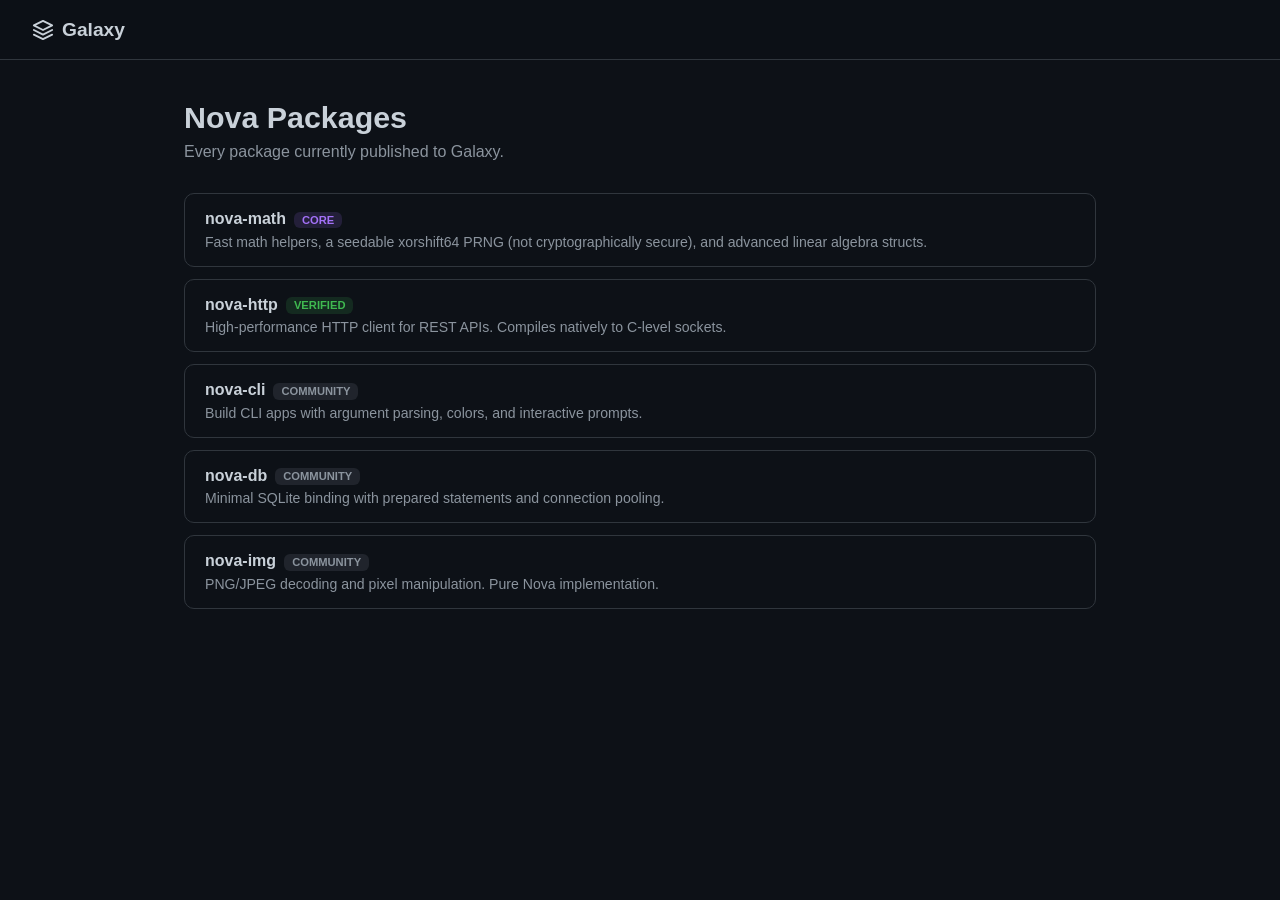
<file: packages/index.html>
<!DOCTYPE html>
<html lang="en">
<head>
    <meta charset="UTF-8">
    <meta name="viewport" content="width=device-width, initial-scale=1.0">
    <title>Nova Packages — Galaxy Registry</title>
    <meta name="description" content="Browse every package published to Galaxy, the package registry for the Nova programming language.">
    <link rel="canonical" href="https://galaxy-registry.vercel.app/packages/index.html">
    <link rel="icon" type="image/svg+xml" href="../favicon.svg">
    <link rel="stylesheet" href="../theme.css">
    <script src="../theme.js"></script>
    <style>
        * { margin: 0; padding: 0; box-sizing: border-box; }
        body { font-family: 'Inter', -apple-system, sans-serif; background: var(--bg); color: var(--text); }
        nav.top-nav { position: sticky; top: 0; background: var(--nav-bg); backdrop-filter: blur(14px); border-bottom: 1px solid var(--border); display: flex; justify-content: space-between; align-items: center; padding: 0 2rem; height: 60px; }
        .nav-brand { font-weight: 700; font-size: 1.2rem; display: flex; align-items: center; gap: 0.5rem; text-decoration: none; color: inherit; }
        .nav-brand svg { width: 22px; height: 22px; }
        main { max-width: 960px; margin: 0 auto; padding: 2.5rem 1.5rem 4rem; }
        h1 { font-size: 1.9rem; font-weight: 800; margin-bottom: 0.5rem; }
        .lede { color: var(--text-secondary); margin-bottom: 2rem; }
        .pkg-row { display: block; border: 1px solid var(--border); border-radius: var(--radius-md); padding: 1rem 1.25rem; margin-bottom: 0.75rem; text-decoration: none; color: inherit; }
        .pkg-row:hover { border-color: var(--accent); }
        .pkg-row .name { font-weight: 700; margin-right: 0.5rem; }
        .tier-badge { font-size: 0.7rem; font-weight: 700; padding: 0.15rem 0.5rem; border-radius: var(--radius-sm); text-transform: uppercase; }
        .tier-badge.core { background: var(--core-bg); color: var(--core); }
        .tier-badge.verified { background: var(--verified-bg); color: var(--verified); }
        .tier-badge.community { background: var(--community-bg); color: var(--community); }
        .pkg-row p { color: var(--text-secondary); font-size: 0.88rem; margin-top: 0.35rem; }
    </style>
</head>
<body>
    <nav class="top-nav">
        <a class="nav-brand" href="../index.html">
            <svg viewBox="0 0 24 24" fill="none" stroke="currentColor" stroke-width="2" stroke-linecap="round" stroke-linejoin="round"><polygon points="12 2 2 7 12 12 22 7 12 2"></polygon><polyline points="2 17 12 22 22 17"></polyline><polyline points="2 12 12 17 22 12"></polyline></svg>
            Galaxy
        </a>
    </nav>
    <main>
        <h1>Nova Packages</h1>
        <p class="lede">Every package currently published to Galaxy.</p>
        <a class="pkg-row" href="nova-math.html"><span class="name">nova-math</span><span class="tier-badge core">Core</span><p>Fast math helpers, a seedable xorshift64 PRNG (not cryptographically secure), and advanced linear algebra structs.</p></a>
        <a class="pkg-row" href="nova-http.html"><span class="name">nova-http</span><span class="tier-badge verified">Verified</span><p>High-performance HTTP client for REST APIs. Compiles natively to C-level sockets.</p></a>
        <a class="pkg-row" href="nova-cli.html"><span class="name">nova-cli</span><span class="tier-badge community">Community</span><p>Build CLI apps with argument parsing, colors, and interactive prompts.</p></a>
        <a class="pkg-row" href="nova-db.html"><span class="name">nova-db</span><span class="tier-badge community">Community</span><p>Minimal SQLite binding with prepared statements and connection pooling.</p></a>
        <a class="pkg-row" href="nova-img.html"><span class="name">nova-img</span><span class="tier-badge community">Community</span><p>PNG/JPEG decoding and pixel manipulation. Pure Nova implementation.</p></a>
    </main>
</body>
</html>
</file>
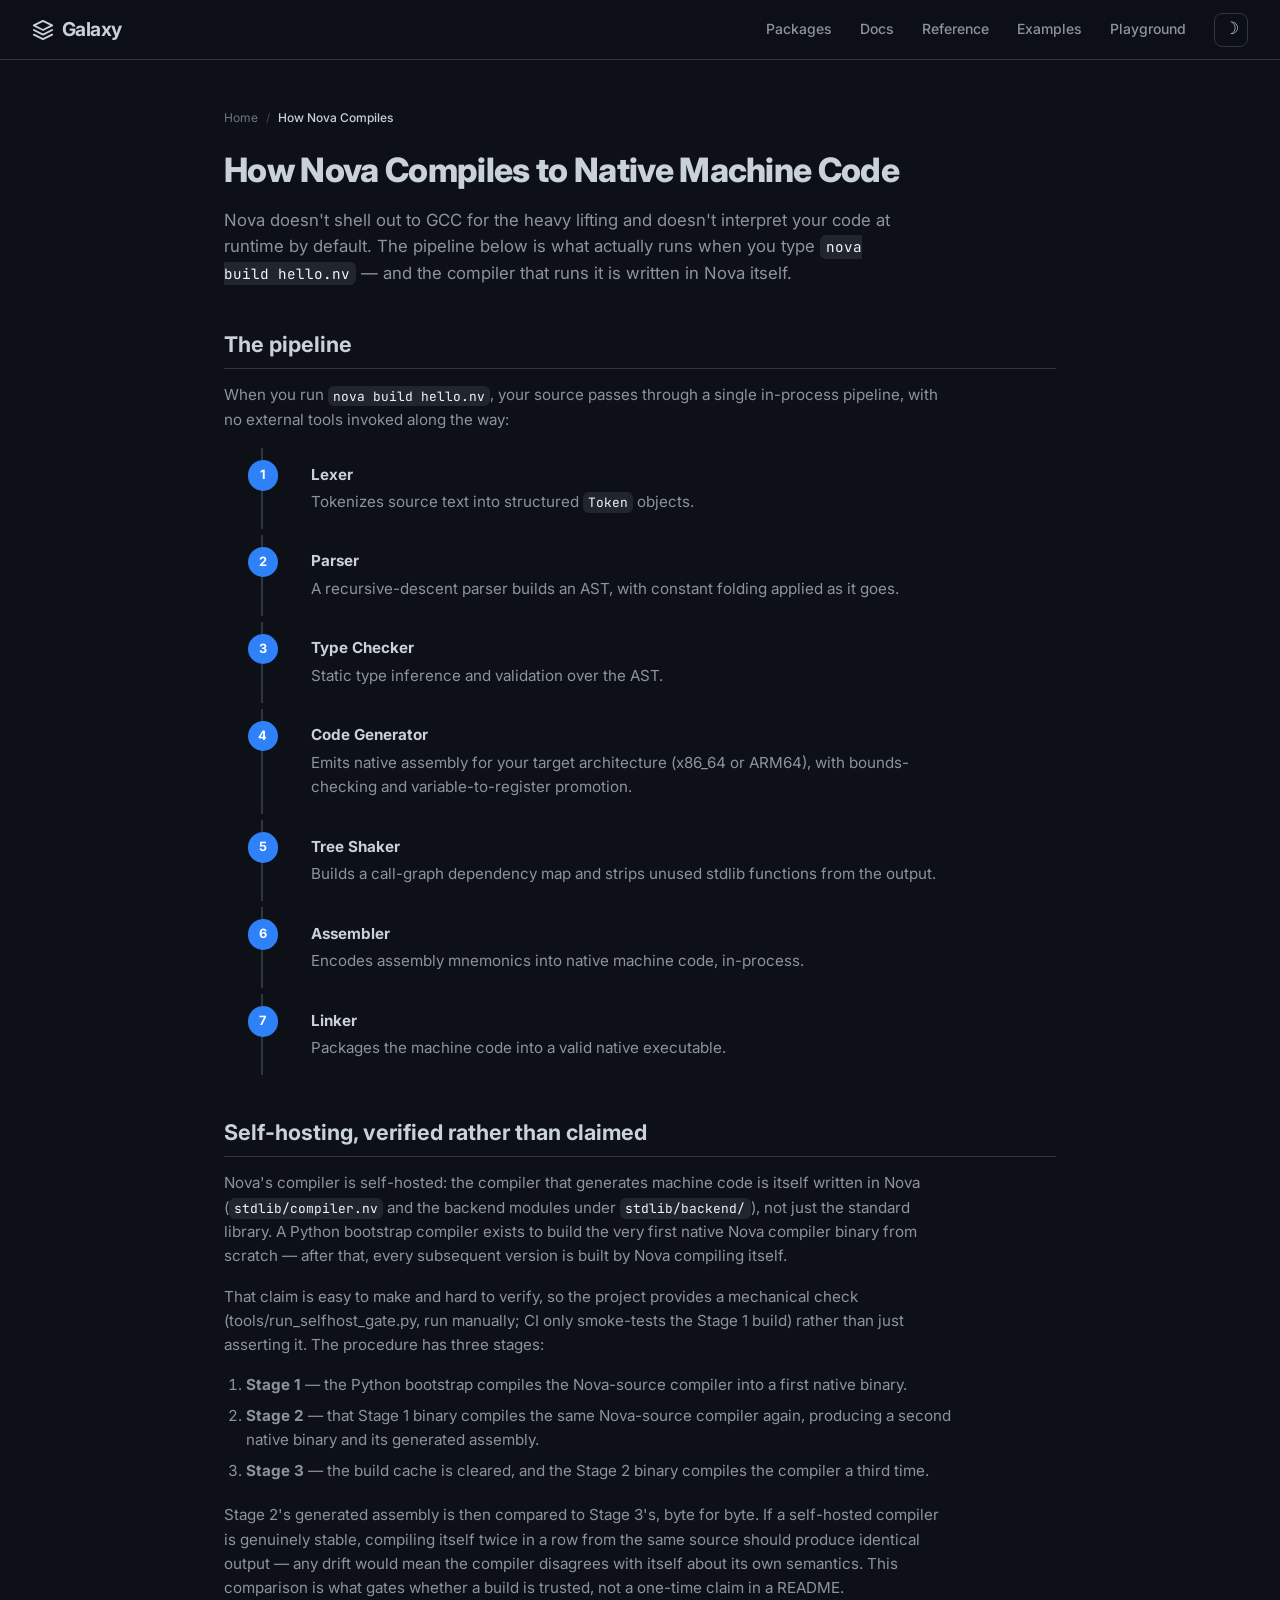
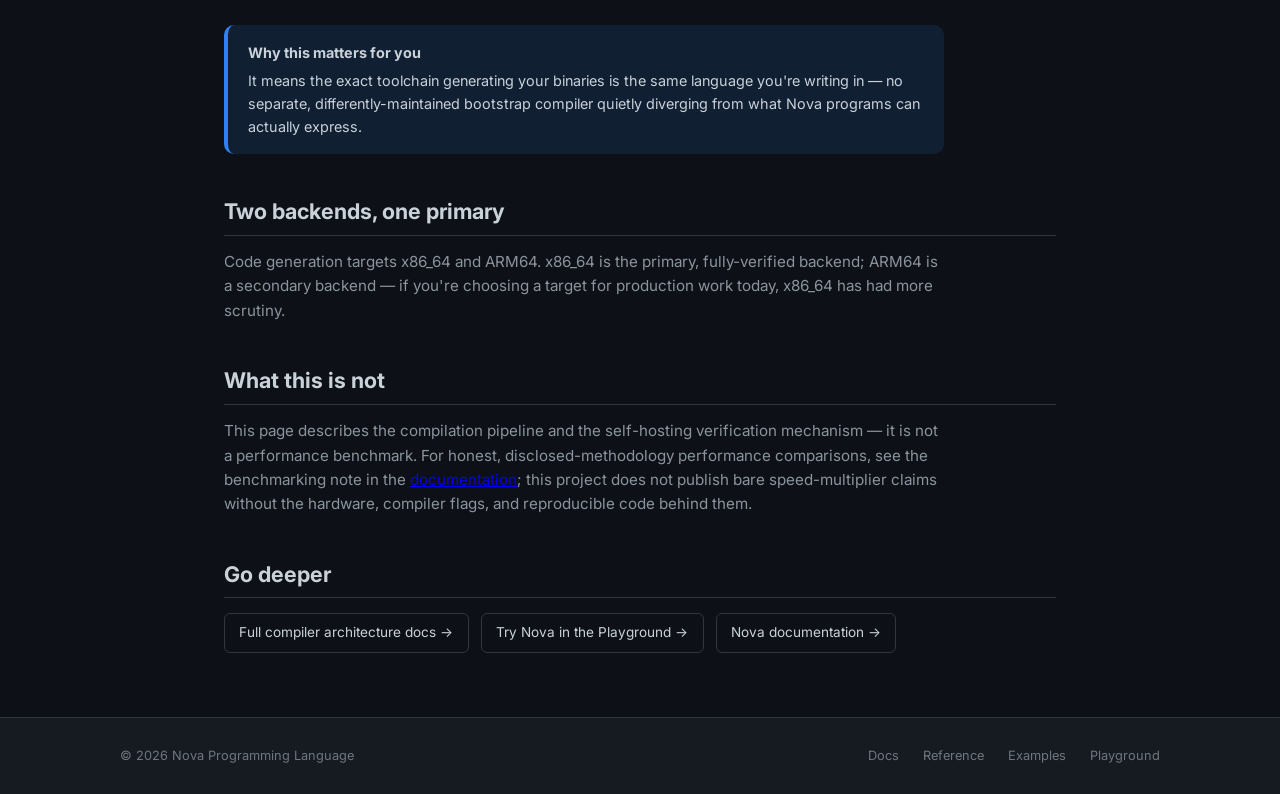
<file: compiler-architecture.html>
<!DOCTYPE html>
<html lang="en">
<head>
    <meta charset="UTF-8">
    <meta name="viewport" content="width=device-width, initial-scale=1.0">
    <link rel="icon" type="image/svg+xml" href="favicon.svg">
    <title>How Nova Compiles to Native Machine Code — Galaxy</title>
    <meta name="description" content="How the Nova compiler turns source into native x86_64/ARM64 machine code, and how its self-hosting is verified rather than just claimed.">
    <link rel="canonical" href="https://galaxy-registry.vercel.app/compiler-architecture.html">
    <meta property="og:type" content="article">
    <meta property="og:site_name" content="Galaxy">
    <meta property="og:title" content="How Nova Compiles to Native Machine Code">
    <meta property="og:description" content="How the Nova compiler turns source into native x86_64/ARM64 machine code, and how its self-hosting is verified rather than just claimed.">
    <meta property="og:url" content="https://galaxy-registry.vercel.app/compiler-architecture.html">
    <meta property="og:image" content="https://galaxy-registry.vercel.app/og-image.jpg">
    <meta name="twitter:card" content="summary_large_image">
    <meta name="twitter:title" content="How Nova Compiles to Native Machine Code">
    <meta name="twitter:description" content="The real compilation pipeline, and how Nova's self-hosting is verified rather than just claimed.">
    <meta name="twitter:image" content="https://galaxy-registry.vercel.app/og-image.jpg">
    <script type="application/ld+json">
    {
        "@context": "https://schema.org",
        "@graph": [
            {
                "@type": "TechArticle",
                "headline": "How Nova Compiles to Native Machine Code",
                "description": "How the Nova compiler turns source into native x86_64/ARM64 machine code, and how its self-hosting is verified rather than just claimed.",
                "url": "https://galaxy-registry.vercel.app/compiler-architecture.html",
                "about": {"@type": "SoftwareApplication", "name": "Nova", "applicationCategory": "DeveloperApplication"}
            },
            {
                "@type": "BreadcrumbList",
                "itemListElement": [
                    {"@type": "ListItem", "position": 1, "name": "Home", "item": "https://galaxy-registry.vercel.app/"},
                    {"@type": "ListItem", "position": 2, "name": "How Nova Compiles", "item": "https://galaxy-registry.vercel.app/compiler-architecture.html"}
                ]
            }
        ]
    }
    </script>
    <link rel="preconnect" href="https://fonts.googleapis.com">
    <link rel="preconnect" href="https://fonts.gstatic.com" crossorigin>
    <link href="https://fonts.googleapis.com/css2?family=Inter:wght@400;500;600;700;800&family=JetBrains+Mono:wght@400;500;700&display=swap" rel="stylesheet">
    <link rel="stylesheet" href="theme.css">
    <script src="theme.js"></script>
    <style>
        * { margin: 0; padding: 0; box-sizing: border-box; }
        body { font-family: 'Inter', -apple-system, sans-serif; background: var(--bg); color: var(--text); line-height: var(--leading-normal); }
        nav.top-nav {
            position: sticky; top: 0; z-index: var(--z-nav);
            background: var(--nav-bg); backdrop-filter: blur(14px);
            border-bottom: 1px solid var(--border);
            display: flex; justify-content: space-between; align-items: center;
            padding: 0 2rem; height: 60px;
        }
        .nav-brand { font-weight: 700; font-size: 1.2rem; letter-spacing: -0.03em; display: flex; align-items: center; gap: 0.5rem; text-decoration: none; color: inherit; }
        .nav-brand svg { width: 22px; height: 22px; }
        .nav-links { display: flex; gap: 1.75rem; align-items: center; }
        .nav-links a { color: var(--text-secondary); text-decoration: none; font-size: 0.875rem; font-weight: 500; }
        .nav-links a:hover { color: var(--text); }
        main.article { max-width: var(--content-width-doc); margin: 0 auto; padding: 3rem 1.5rem 4rem; }
        .article h1 { font-size: 2.1rem; font-weight: 800; letter-spacing: -0.02em; margin-bottom: 0.6rem; }
        .article .lede { font-size: 1.05rem; color: var(--text-secondary); margin-bottom: 2.5rem; max-width: 680px; }
        .article h2 { font-size: 1.35rem; font-weight: 700; margin: 2.5rem 0 0.9rem; border-bottom: 1px solid var(--border); padding-bottom: 0.4rem; }
        .article p { font-size: 0.95rem; color: var(--text-secondary); margin-bottom: 1rem; max-width: 720px; }
        .article code { font-family: var(--font-mono); font-size: 0.85em; background: var(--sidebar-bg); padding: 0.15em 0.4em; border-radius: var(--radius-sm); }
        .article ol, .article ul { margin: 0 0 1.25rem 1.4rem; max-width: 720px; }
        .article li { font-size: 0.95rem; color: var(--text-secondary); margin-bottom: 0.4rem; }
        .pipeline-list { counter-reset: step; list-style: none; margin: 1.5rem 0; max-width: 720px; }
        .pipeline-list li {
            counter-increment: step; position: relative; padding: 0.9rem 0 0.9rem 3rem;
            border-left: 2px solid var(--border); margin-left: 0.9rem;
        }
        .pipeline-list li::before {
            content: counter(step); position: absolute; left: -0.95rem; top: 0.75rem;
            width: 1.9rem; height: 1.9rem; border-radius: 50%; background: var(--accent); color: #fff;
            display: flex; align-items: center; justify-content: center; font-size: 0.8rem; font-weight: 700;
        }
        .pipeline-list strong { color: var(--text); display: block; margin-bottom: 0.2rem; }
        .callout {
            padding: 1rem 1.25rem; border-radius: var(--radius-md); margin: 1.5rem 0;
            border-left: 4px solid var(--callout-info-border); background: var(--callout-info-bg);
            font-size: 0.9rem; max-width: 720px;
        }
        .callout strong { display: block; margin-bottom: 0.3rem; color: var(--text); }
        .related { display: flex; gap: 0.75rem; flex-wrap: wrap; margin-top: 0.5rem; }
        .related a {
            display: inline-flex; align-items: center; border: 1px solid var(--border);
            border-radius: var(--radius-sm); padding: 0.5rem 0.9rem; font-size: 0.85rem;
            text-decoration: none; color: var(--text);
        }
        .related a:hover { border-color: var(--accent); color: var(--accent); }
        footer { border-top: 1px solid var(--border); padding: 1.75rem 2rem; background: var(--sidebar-bg); }
        .footer-inner { max-width: 1040px; margin: 0 auto; display: flex; justify-content: space-between; align-items: center; font-size: 0.8rem; color: var(--text-tertiary); }
    </style>
</head>
<body>
    <nav class="top-nav">
        <a class="nav-brand" href="index.html">
            <svg viewBox="0 0 24 24" fill="none" stroke="currentColor" stroke-width="2" stroke-linecap="round" stroke-linejoin="round"><polygon points="12 2 2 7 12 12 22 7 12 2"></polygon><polyline points="2 17 12 22 22 17"></polyline><polyline points="2 12 12 17 22 12"></polyline></svg>
            Galaxy
        </a>
        <button class="nav-toggle" aria-label="Toggle navigation menu" aria-expanded="false" aria-controls="primary-nav" onclick="toggleMobileNav(this)">
            <svg viewBox="0 0 24 24" fill="none" stroke="currentColor" stroke-width="2" stroke-linecap="round" stroke-linejoin="round"><line x1="3" y1="6" x2="21" y2="6"></line><line x1="3" y1="12" x2="21" y2="12"></line><line x1="3" y1="18" x2="21" y2="18"></line></svg>
        </button>
        <div class="nav-links" id="primary-nav">
            <a href="index.html?view=view-libraries">Packages</a>
            <a href="documentation.html">Docs</a>
            <a href="reference.html">Reference</a>
            <a href="examples.html">Examples</a>
            <a href="playground.html">Playground</a>
            <button class="theme-toggle-btn" onclick="toggleTheme()" title="Toggle Dark/Light theme">&#9789;</button>
        </div>
    </nav>

    <main class="article">
        <nav class="breadcrumbs" aria-label="Breadcrumb">
            <a href="index.html">Home</a><span class="sep">/</span><span class="current">How Nova Compiles</span>
        </nav>

        <h1>How Nova Compiles to Native Machine Code</h1>
        <p class="lede">Nova doesn't shell out to GCC for the heavy lifting and doesn't interpret your code at runtime by default. The pipeline below is what actually runs when you type <code>nova build hello.nv</code> — and the compiler that runs it is written in Nova itself.</p>

        <h2>The pipeline</h2>
        <p>When you run <code>nova build hello.nv</code>, your source passes through a single in-process pipeline, with no external tools invoked along the way:</p>
        <ol class="pipeline-list">
            <li><strong>Lexer</strong>Tokenizes source text into structured <code>Token</code> objects.</li>
            <li><strong>Parser</strong>A recursive-descent parser builds an AST, with constant folding applied as it goes.</li>
            <li><strong>Type Checker</strong>Static type inference and validation over the AST.</li>
            <li><strong>Code Generator</strong>Emits native assembly for your target architecture (x86_64 or ARM64), with bounds-checking and variable-to-register promotion.</li>
            <li><strong>Tree Shaker</strong>Builds a call-graph dependency map and strips unused stdlib functions from the output.</li>
            <li><strong>Assembler</strong>Encodes assembly mnemonics into native machine code, in-process.</li>
            <li><strong>Linker</strong>Packages the machine code into a valid native executable.</li>
        </ol>

        <h2>Self-hosting, verified rather than claimed</h2>
        <p>Nova's compiler is self-hosted: the compiler that generates machine code is itself written in Nova (<code>stdlib/compiler.nv</code> and the backend modules under <code>stdlib/backend/</code>), not just the standard library. A Python bootstrap compiler exists to build the very first native Nova compiler binary from scratch — after that, every subsequent version is built by Nova compiling itself.</p>
        <p>That claim is easy to make and hard to verify, so the project provides a mechanical check (tools/run_selfhost_gate.py, run manually; CI only smoke-tests the Stage 1 build) rather than just asserting it. The procedure has three stages:</p>
        <ol>
            <li><strong>Stage 1</strong> — the Python bootstrap compiles the Nova-source compiler into a first native binary.</li>
            <li><strong>Stage 2</strong> — that Stage 1 binary compiles the same Nova-source compiler again, producing a second native binary and its generated assembly.</li>
            <li><strong>Stage 3</strong> — the build cache is cleared, and the Stage 2 binary compiles the compiler a third time.</li>
        </ol>
        <p>Stage 2's generated assembly is then compared to Stage 3's, byte for byte. If a self-hosted compiler is genuinely stable, compiling itself twice in a row from the same source should produce identical output — any drift would mean the compiler disagrees with itself about its own semantics. This comparison is what gates whether a build is trusted, not a one-time claim in a README.</p>

        <div class="callout">
            <strong>Why this matters for you</strong>
            It means the exact toolchain generating your binaries is the same language you're writing in — no separate, differently-maintained bootstrap compiler quietly diverging from what Nova programs can actually express.
        </div>

        <h2>Two backends, one primary</h2>
        <p>Code generation targets x86_64 and ARM64. x86_64 is the primary, fully-verified backend; ARM64 is a secondary backend — if you're choosing a target for production work today, x86_64 has had more scrutiny.</p>

        <h2>What this is not</h2>
        <p>This page describes the compilation pipeline and the self-hosting verification mechanism — it is not a performance benchmark. For honest, disclosed-methodology performance comparisons, see the benchmarking note in the <a href="documentation.html#performance">documentation</a>; this project does not publish bare speed-multiplier claims without the hardware, compiler flags, and reproducible code behind them.</p>

        <h2>Go deeper</h2>
        <div class="related">
            <a href="documentation.html#architecture">Full compiler architecture docs &rarr;</a>
            <a href="playground.html">Try Nova in the Playground &rarr;</a>
            <a href="documentation.html">Nova documentation &rarr;</a>
        </div>
    </main>

    <footer>
        <div class="footer-inner">
            <span>&copy; 2026 Nova Programming Language</span>
            <div style="display:flex;gap:1.5rem;">
                <a href="documentation.html" style="color:var(--text-tertiary);text-decoration:none;">Docs</a>
                <a href="reference.html" style="color:var(--text-tertiary);text-decoration:none;">Reference</a>
                <a href="examples.html" style="color:var(--text-tertiary);text-decoration:none;">Examples</a>
                <a href="playground.html" style="color:var(--text-tertiary);text-decoration:none;">Playground</a>
            </div>
        </div>
    </footer>
</body>
</html>
</file>
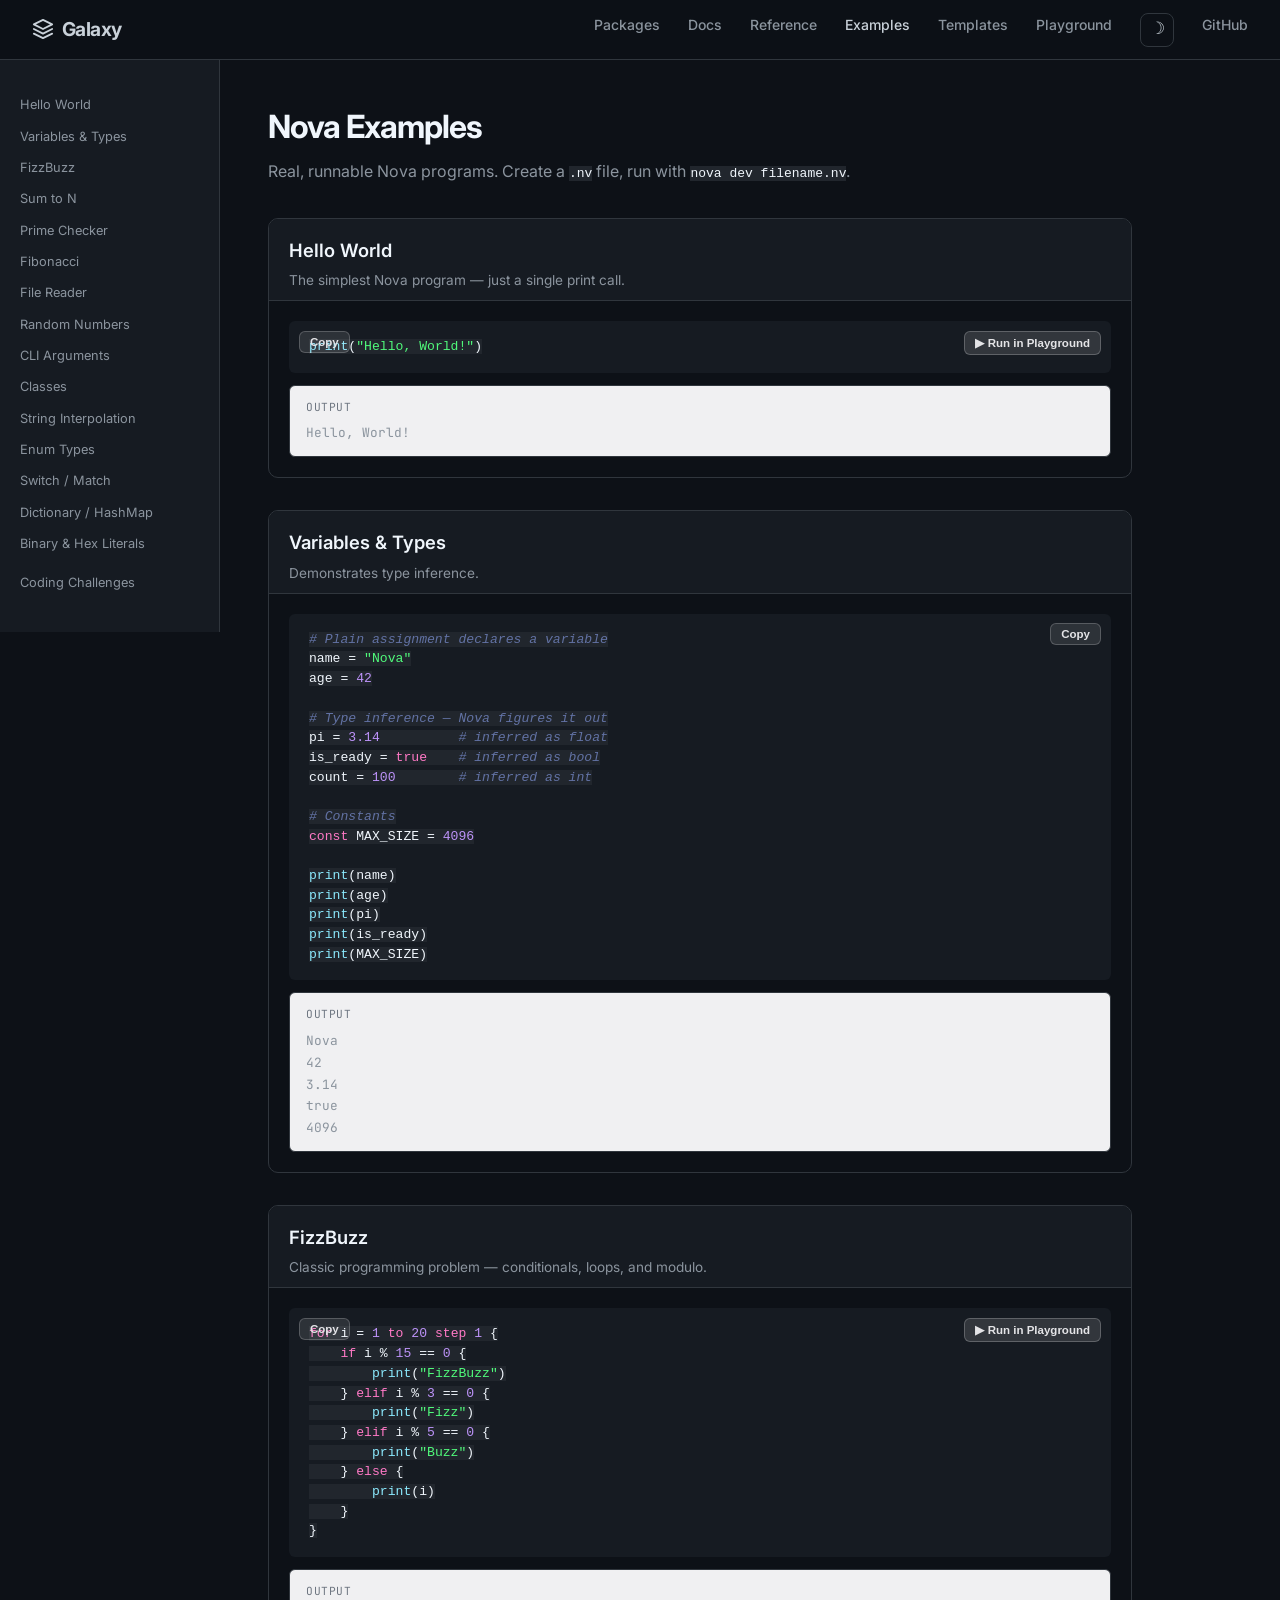
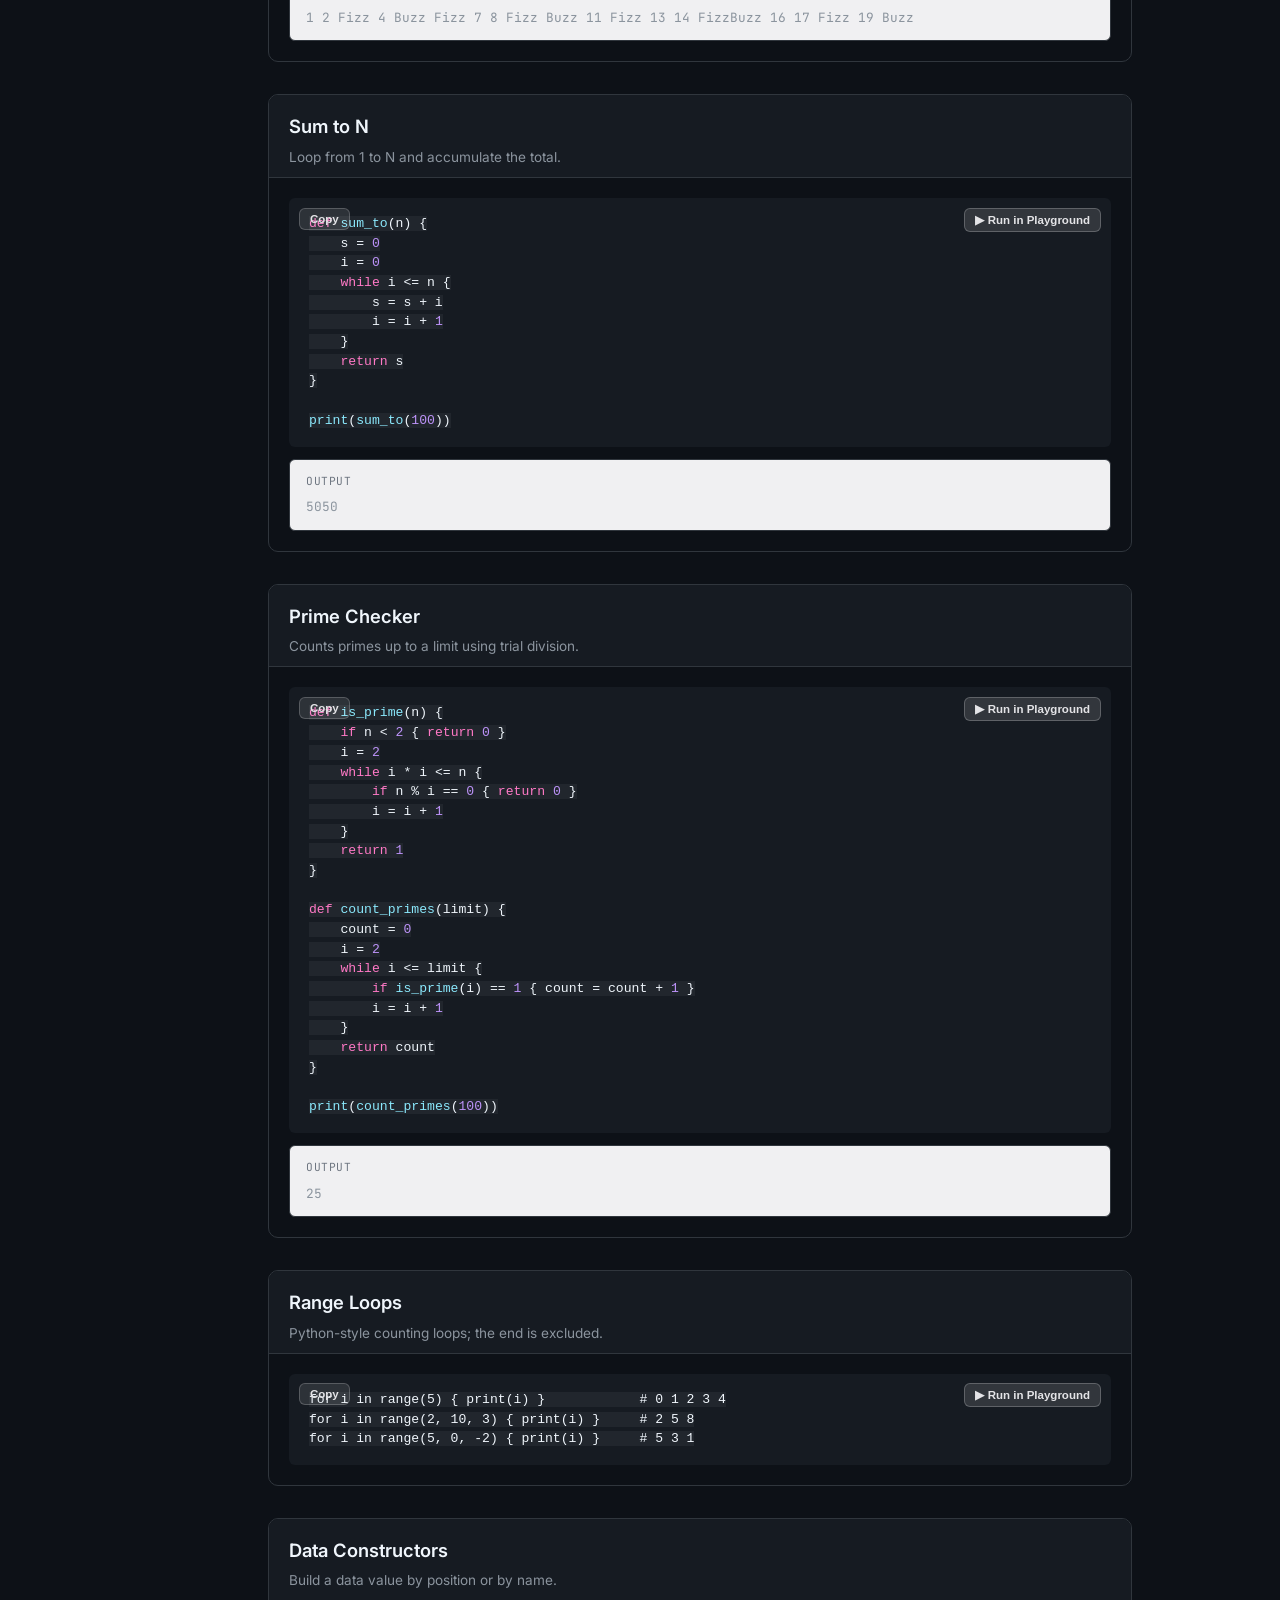
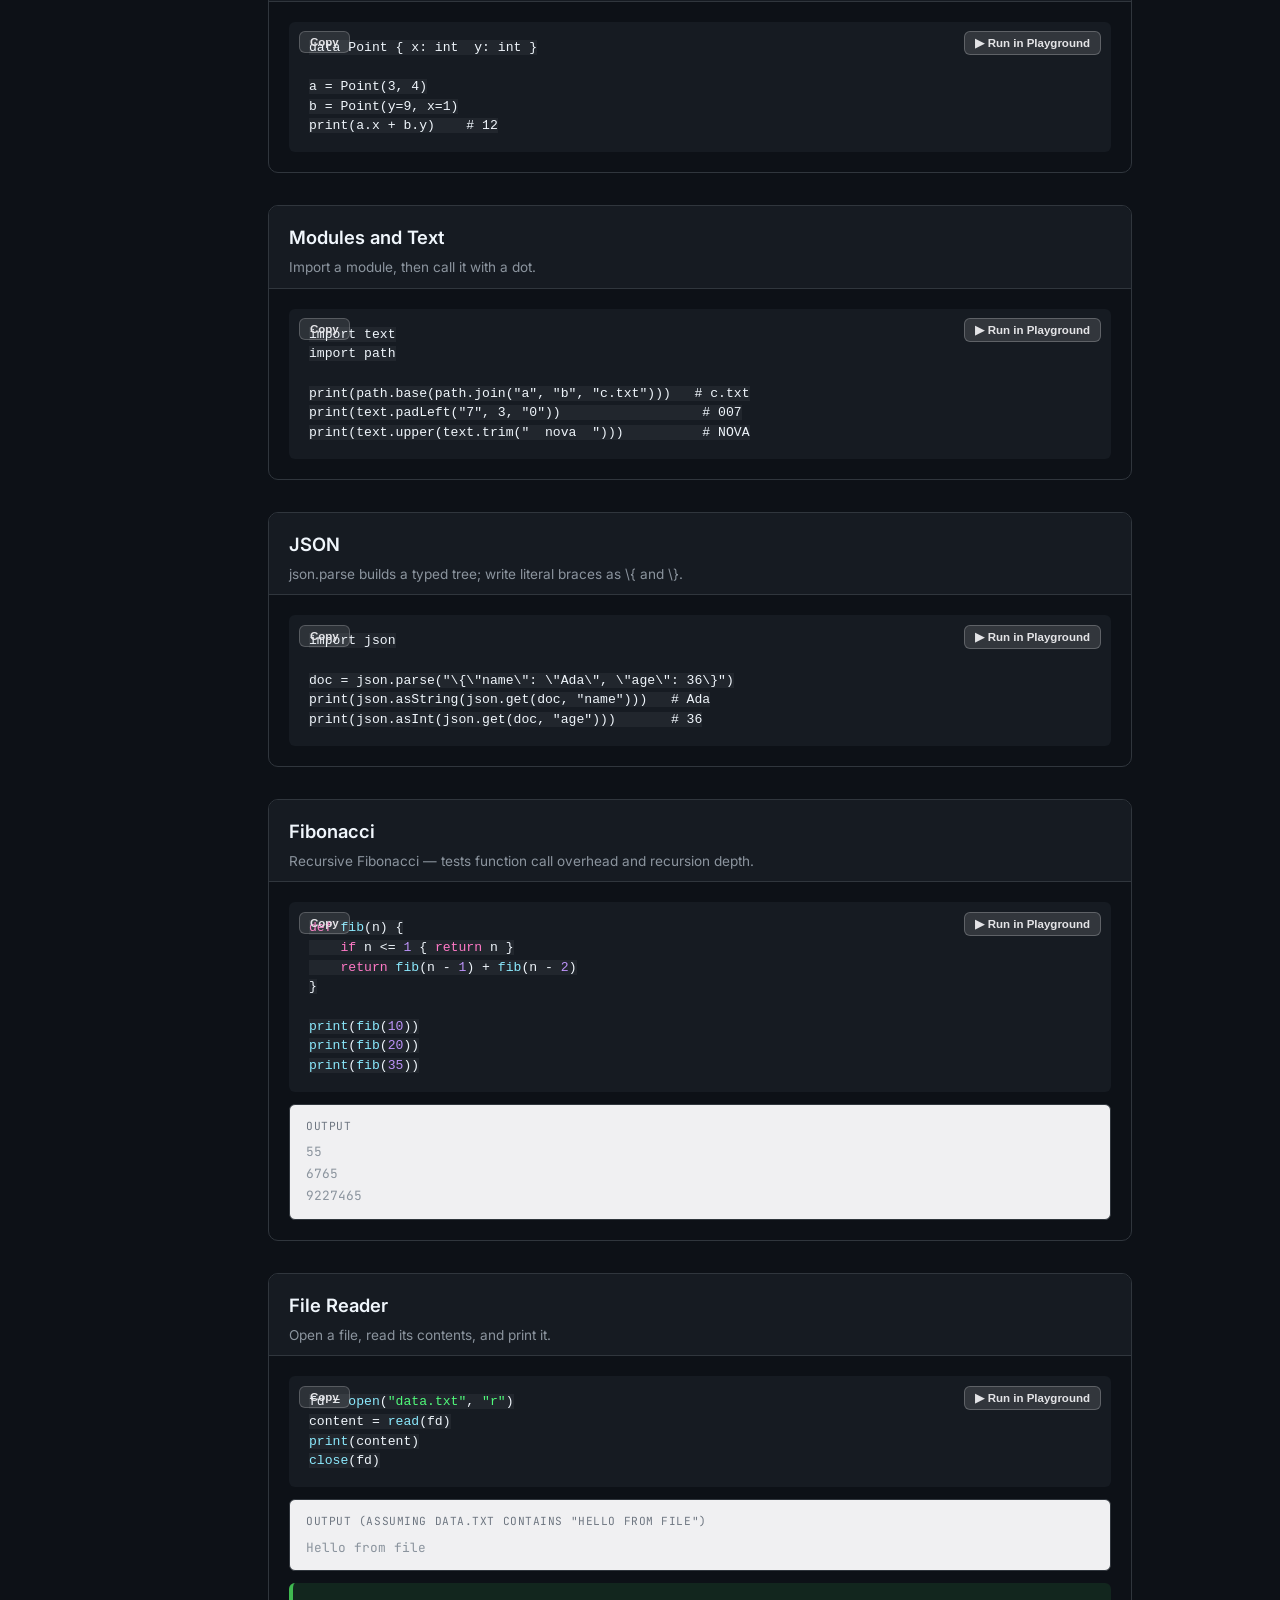
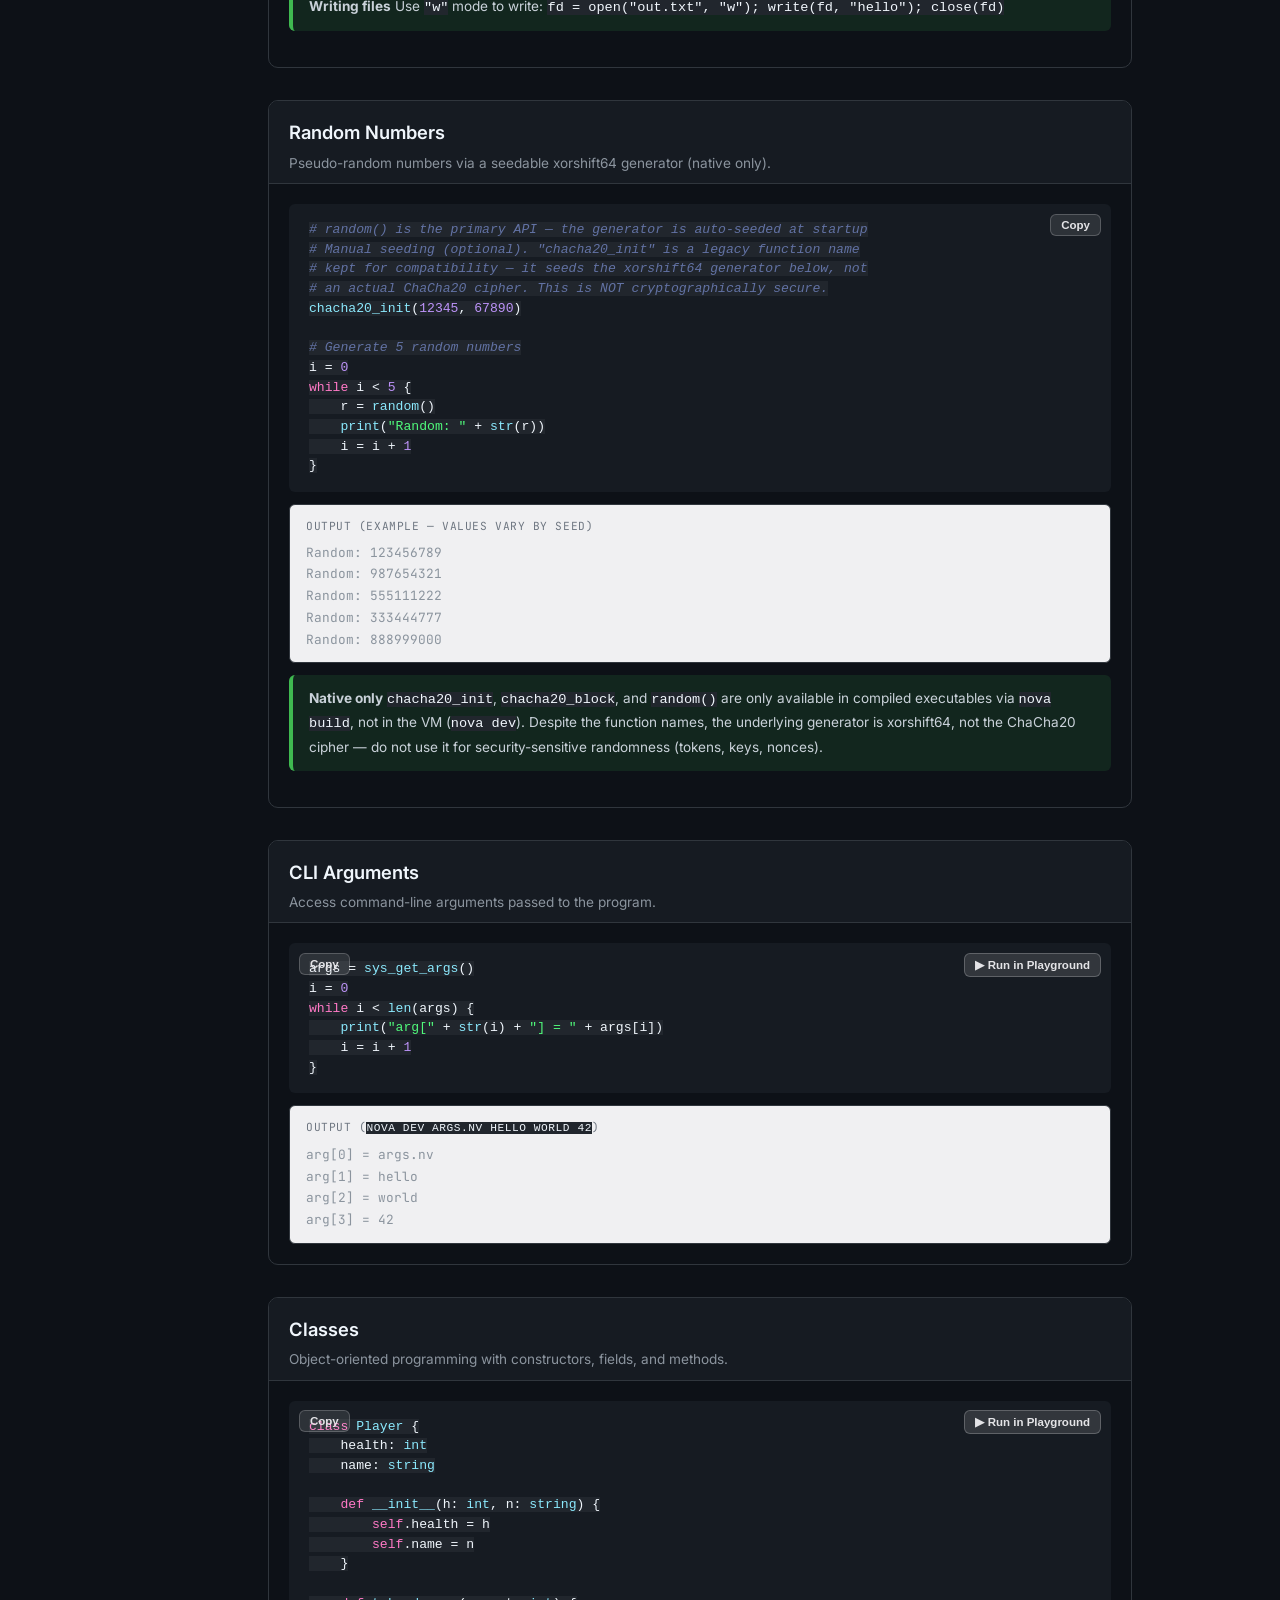
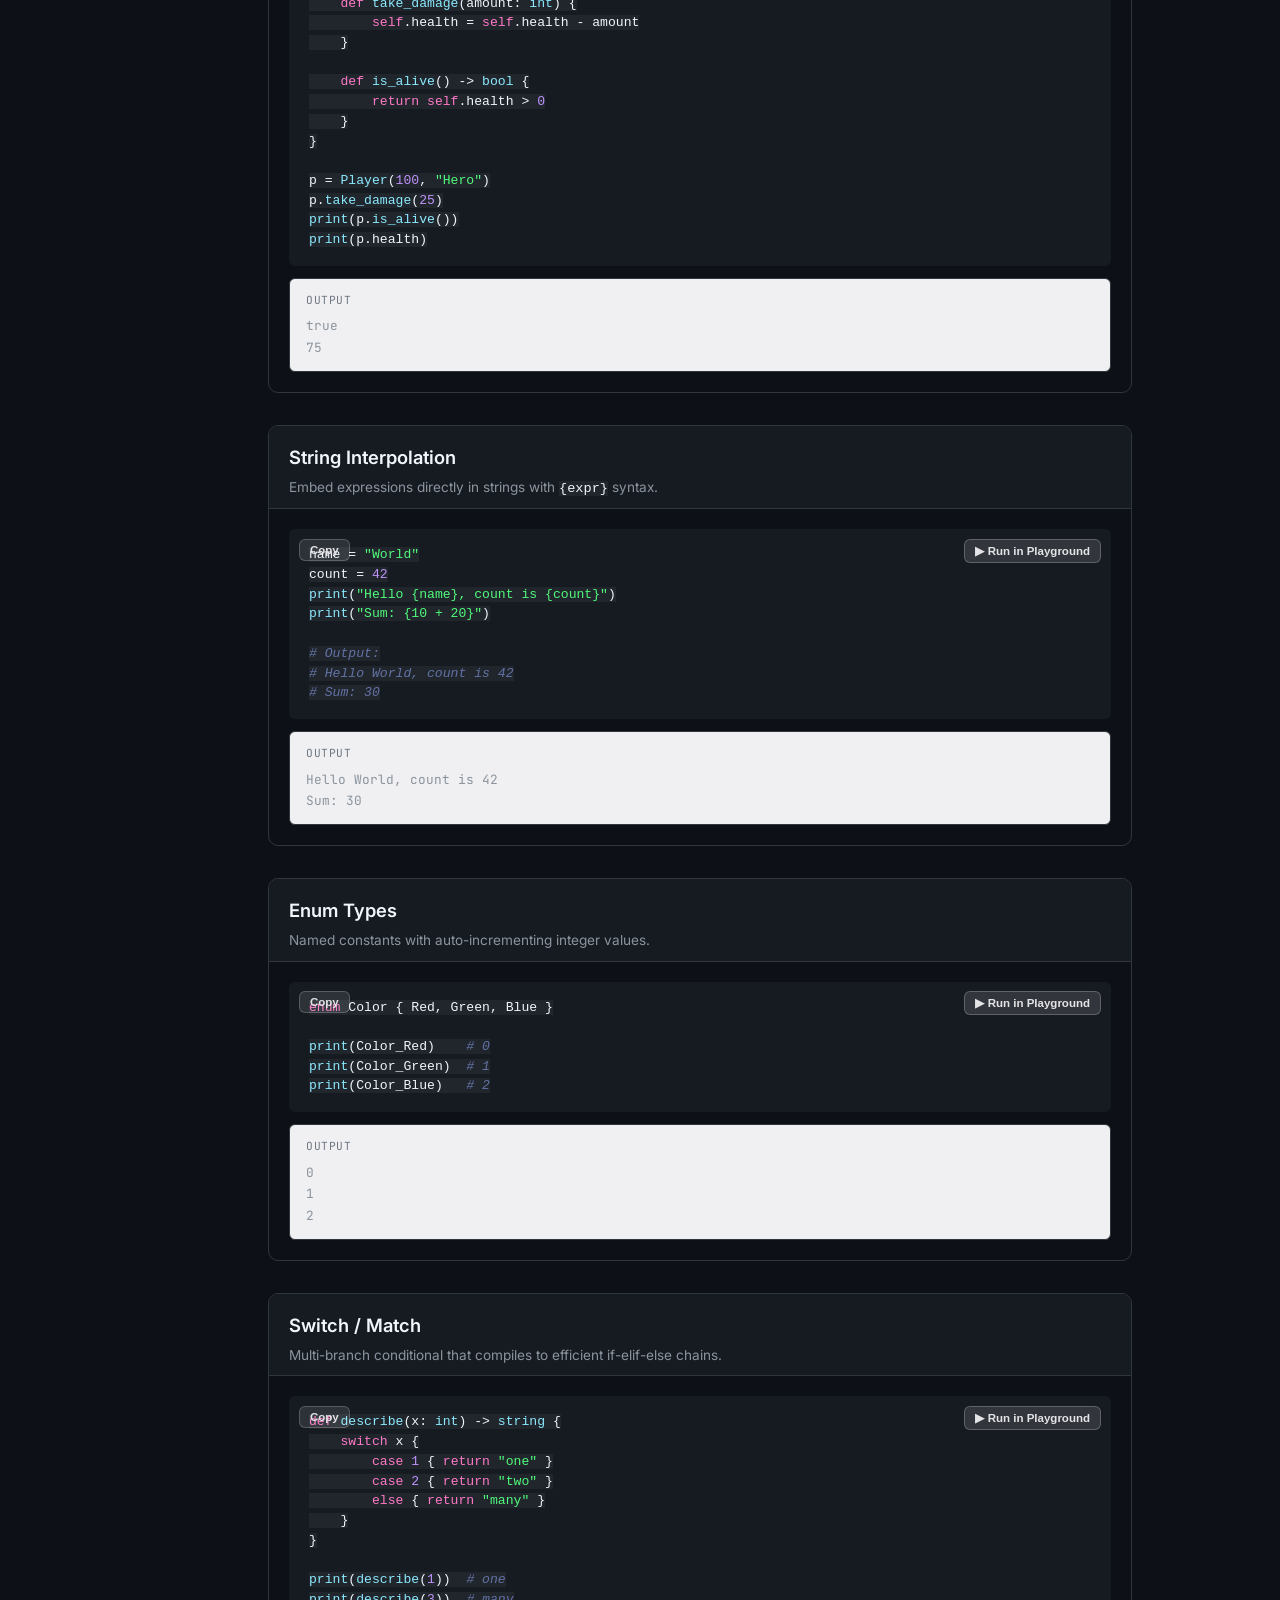
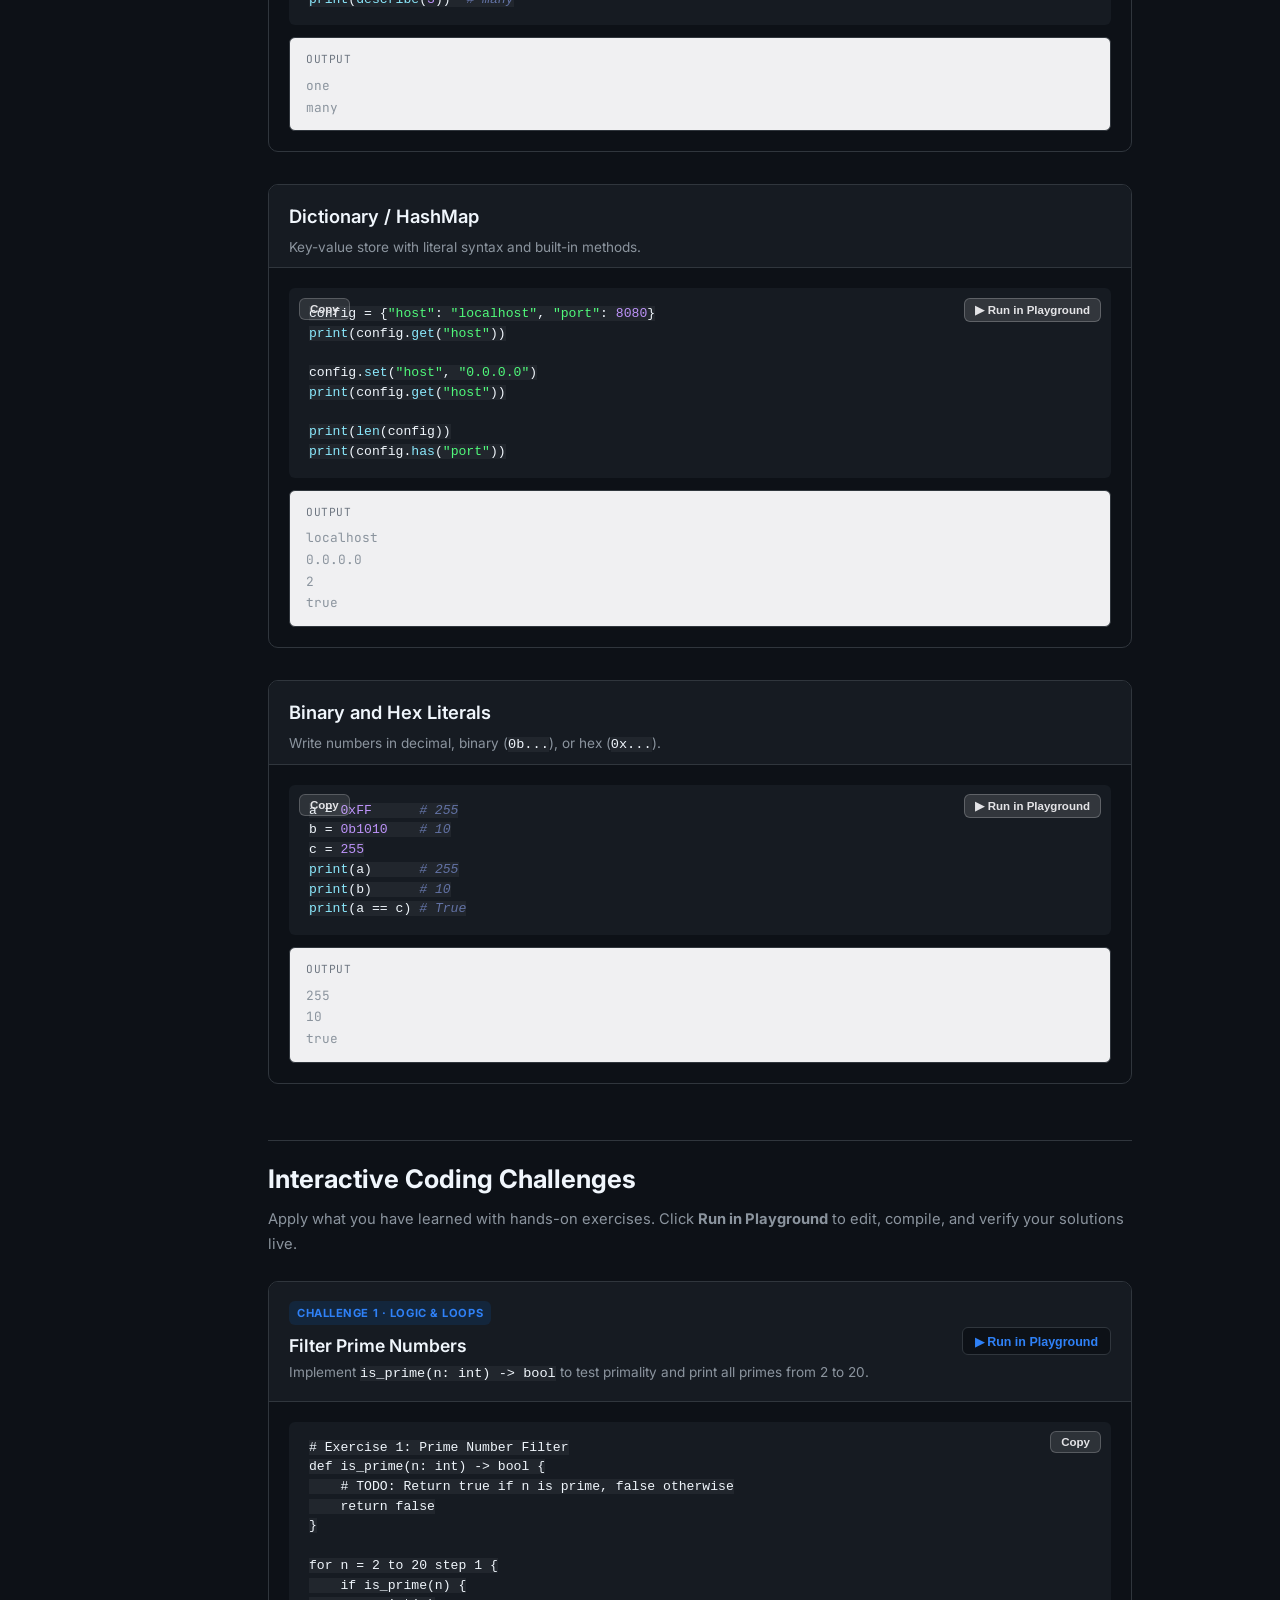
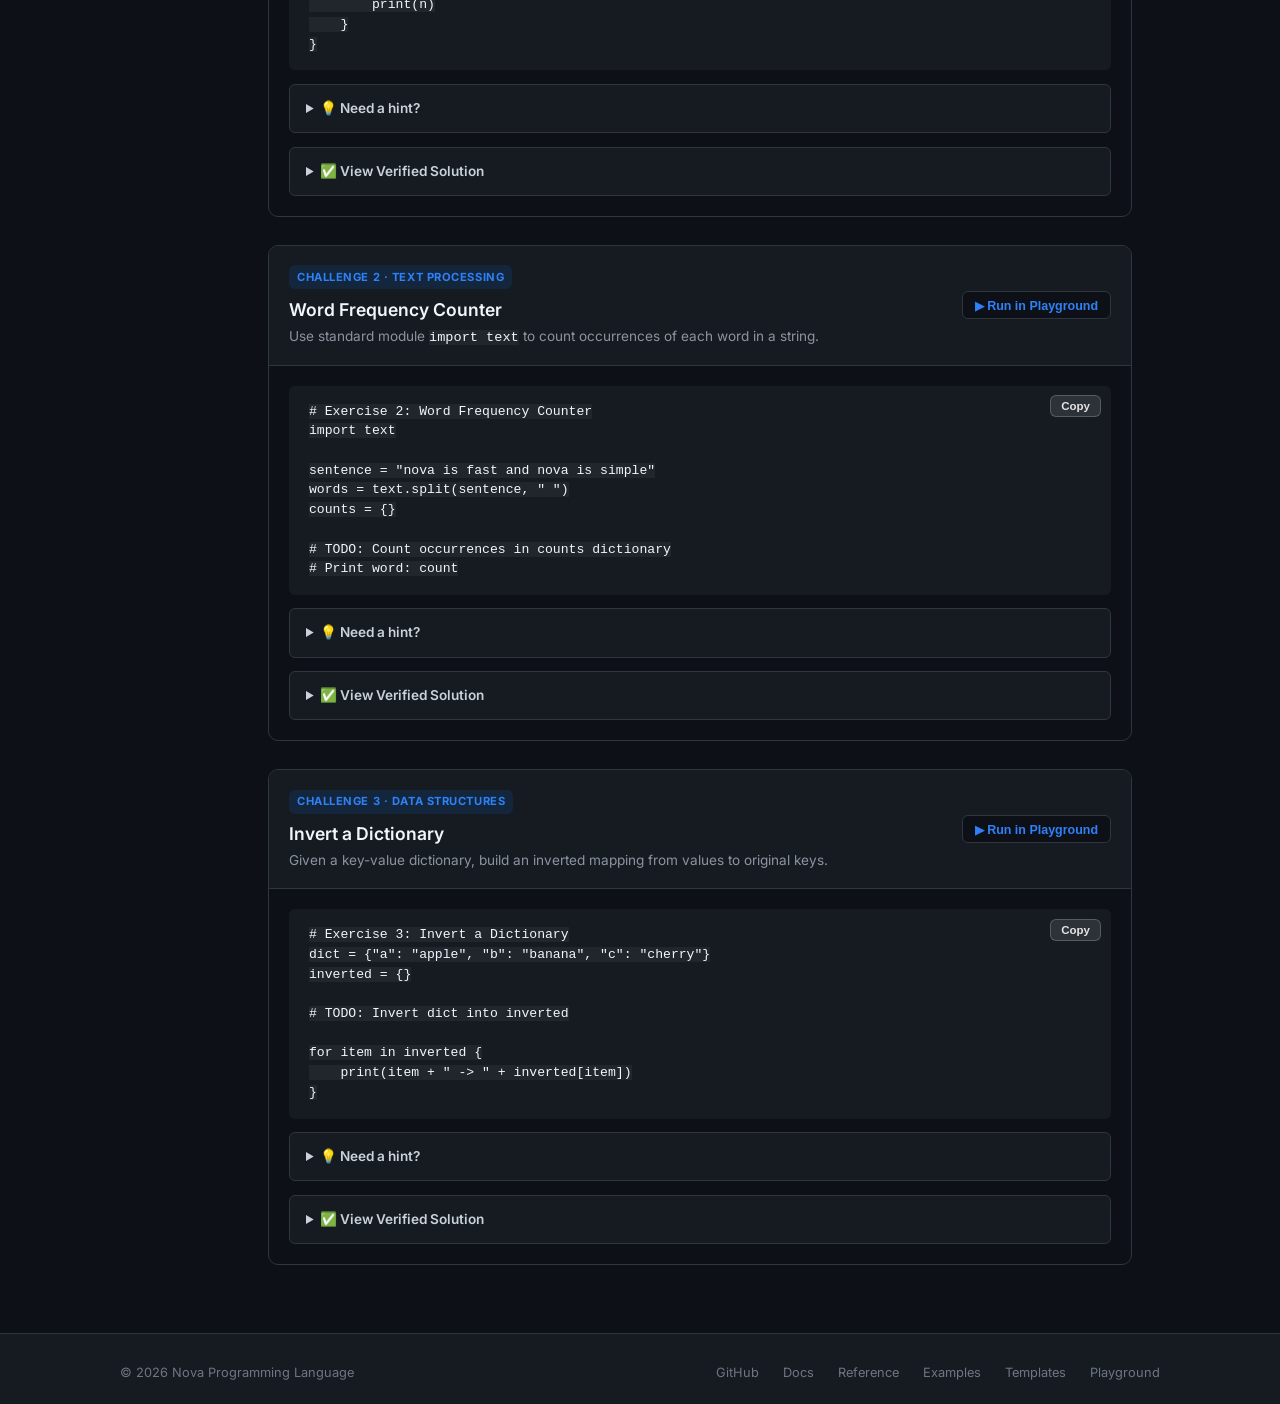
<file: examples.html>
<!DOCTYPE html>
<html lang="en">
<head>
    <meta charset="UTF-8">
    <meta name="viewport" content="width=device-width, initial-scale=1.0">
    <link rel="icon" type="image/svg+xml" href="favicon.svg">
    <title>Nova Examples — Galaxy Registry</title>
    <meta name="description" content="Runnable Nova code examples covering syntax, data structures, file I/O, error handling, and more — each with real, verified output.">
    <link rel="canonical" href="https://galaxy-registry.vercel.app/examples.html">
    <meta property="og:type" content="website">
    <meta property="og:site_name" content="Galaxy">
    <meta property="og:title" content="Nova Examples — Galaxy Registry">
    <meta property="og:description" content="Runnable Nova code examples covering syntax, data structures, file I/O, error handling, and more — each with real, verified output.">
    <meta property="og:url" content="https://galaxy-registry.vercel.app/examples.html">
    <meta property="og:image" content="https://galaxy-registry.vercel.app/og-image.jpg">
    <meta name="twitter:card" content="summary_large_image">
    <meta name="twitter:title" content="Nova Examples — Galaxy Registry">
    <meta name="twitter:description" content="Runnable Nova code examples with real, verified output.">
    <meta name="twitter:image" content="https://galaxy-registry.vercel.app/og-image.jpg">
    <link rel="preconnect" href="https://fonts.googleapis.com">
    <link rel="preconnect" href="https://fonts.gstatic.com" crossorigin>
    <link href="https://fonts.googleapis.com/css2?family=Inter:wght@400;500;600;700;800&family=JetBrains+Mono:wght@400;500;700&display=swap" rel="stylesheet">
    <!-- Shared Theme Engine -->
    <link rel="stylesheet" href="theme.css">
    <script src="theme.js"></script>
    <style>
        :root {
            --bg: #ffffff;
            --text: #0a0a0f;
            --text-secondary: #555;
            --text-tertiary: #888;
            --border: #e8e8ea;
            --accent: #0070f3;
            --accent-gradient: linear-gradient(135deg, #0070f3, #7928ca);
            --code-bg: #0a0a0f;
            --code-text: #e4e4e7;
            --nav-bg: rgba(255,255,255,0.85);
            --sidebar-bg: #f7f7f8;
            --keyword: #ff79c6;
            --string: #50fa7b;
            --number: #bd93f9;
            --comment: #6272a4;
            --builtin: #8be9fd;
            --callout-info-bg: #eef4ff;
            --callout-info-border: #0070f3;
            --callout-tip-bg: #ecfdf5;
            --callout-tip-border: #10b981;
        }
        * { margin: 0; padding: 0; box-sizing: border-box; }
        html { scroll-behavior: smooth; }
        body {
            font-family: 'Inter', -apple-system, sans-serif;
            background: var(--bg);
            color: var(--text);
            line-height: 1.7;
            -webkit-font-smoothing: antialiased;
        }
        nav.top-nav {
            position: sticky; top: 0; z-index: 100;
            background: var(--nav-bg); backdrop-filter: blur(14px);
            border-bottom: 1px solid var(--border);
            display: flex; justify-content: space-between; align-items: center;
            padding: 0 2rem; height: 60px;
        }
        .nav-brand {
            font-weight: 700; font-size: 1.2rem;
            letter-spacing: -0.03em; cursor: pointer;
            display: flex; align-items: center; gap: 0.5rem;
            text-decoration: none; color: inherit;
        }
        .nav-brand svg { width: 22px; height: 22px; }
        .nav-links { display: flex; gap: 1.75rem; }
        .nav-links a {
            color: var(--text-secondary); text-decoration: none;
            font-size: 0.875rem; font-weight: 500;
            transition: color .2s;
        }
        .nav-links a:hover, .nav-links a.active { color: var(--text); }
        .layout {
            display: grid; grid-template-columns: 220px 1fr;
            min-height: calc(100vh - 60px);
        }
        @media (max-width: 860px) {
            .layout { grid-template-columns: 1fr; }
        }
        .sidebar {
            position: sticky; top: 60px; align-self: start;
            border-right: 1px solid var(--border);
            padding: 2rem 1.25rem;
            background: var(--sidebar-bg);
        }
        .sidebar h4 {
            font-size: 0.7rem; text-transform: uppercase; letter-spacing: .08em;
            color: var(--text-tertiary); margin-bottom: 1rem;
        }
        .sidebar ul { list-style: none; }
        .sidebar li { margin-bottom: 0.3rem; }
        .sidebar a {
            color: var(--text-secondary); text-decoration: none;
            font-size: 0.8rem; transition: color .15s;
            display: block; padding: 0.15rem 0;
        }
        .sidebar a:hover, .sidebar a.active { color: var(--accent); font-weight: 500; }
        .sidebar .section-gap { margin-top: 0.75rem; }
        @media (max-width: 860px) {
            .sidebar { position: relative; top: 0; border-right: none; border-bottom: 1px solid var(--border); padding: 1.25rem; }
        }
        .content {
            padding: 2.5rem 3rem; max-width: 960px; min-width: 0;
        }
        @media (max-width:860px) { .content { padding: 1.5rem 1.25rem; } }
        .content h1 { font-size: 2rem; font-weight: 700; letter-spacing: -0.03em; margin-bottom: 0.25rem; }
        .content > p { margin-bottom: 2rem; color: var(--text-secondary); }
        .example-card {
            border: 1px solid var(--border);
            border-radius: var(--radius-md);
            margin-bottom: 2rem;
            overflow: hidden;
        }
        .example-header {
            padding: 1rem 1.25rem 0.5rem;
            border-bottom: 1px solid var(--border);
            background: var(--sidebar-bg);
        }
        .example-header h2 { font-size: 1.15rem; font-weight: 600; }
        .example-header .desc { color: var(--text-secondary); font-size: 0.85rem; margin-top: 0.2rem; }
        .example-body {
            padding: 1.25rem;
        }
        .example-body pre {
            background: var(--code-bg); color: var(--code-text);
            padding: 1rem 1.25rem; border-radius: var(--radius-sm);
            overflow-x: auto; font-size: 0.82rem; line-height: 1.5;
        }
        .output-box {
            background: #f0f0f2;
            border: 1px solid var(--border);
            border-radius: var(--radius-sm);
            padding: 0.75rem 1rem;
            margin-top: 0.75rem;
            font-family: 'JetBrains Mono', monospace;
            font-size: 0.8rem;
            color: var(--text-secondary);
        }
        .output-label {
            font-size: 0.7rem;
            text-transform: uppercase;
            letter-spacing: 0.05em;
            color: var(--text-tertiary);
            margin-bottom: 0.35rem;
        }
        .nv-kw { color: var(--keyword); }
        .nv-str { color: var(--string); }
        .nv-num { color: var(--number); }
        .nv-cmt { color: var(--comment); font-style: italic; }
        .nv-fn { color: var(--builtin); }
        .nv-type { color: #8be9fd; }
        .callout {
            padding: 0.75rem 1rem; border-radius: var(--radius-sm);
            margin: 1rem 0; border-left: 4px solid;
            font-size: 0.85rem;
        }
        .callout-tip { background: var(--callout-tip-bg); border-color: var(--callout-tip-border); }
        footer {
            border-top: 1px solid var(--border); padding: 1.75rem 2rem;
            background: var(--sidebar-bg); margin-top: auto;
        }
        .footer-inner {
            max-width: 1040px; margin: 0 auto;
            display: flex; justify-content: space-between; align-items: center;
            font-size: 0.8rem; color: var(--text-tertiary);
        }

        .btn-run-pg {
            display: inline-flex; align-items: center; gap: 0.35rem;
            padding: 0.35rem 0.75rem; border-radius: var(--radius-sm);
            background: var(--bg); border: 1px solid var(--border);
            color: var(--accent); font-size: 0.78rem; font-weight: 600;
            cursor: pointer; transition: all 0.2s ease; text-decoration: none;
            white-space: nowrap; flex-shrink: 0;
        }
        .btn-run-pg:hover {
            background: var(--accent); color: #fff; border-color: var(--accent);
        }
        .challenge-card {
            border: 1px solid var(--border); border-radius: var(--radius-md);
            margin-bottom: 1.75rem; overflow: hidden; background: var(--bg);
        }
        .challenge-header {
            padding: 1rem 1.25rem; border-bottom: 1px solid var(--border);
            background: var(--sidebar-bg); display: flex; justify-content: space-between; align-items: center; gap: 1rem;
        }
        .challenge-badge {
            display: inline-block; font-size: 0.7rem; font-weight: 700; text-transform: uppercase;
            letter-spacing: 0.05em; padding: 0.15rem 0.5rem; border-radius: var(--radius-sm);
            background: rgba(0, 112, 243, 0.12); color: var(--accent);
        }
        .challenge-hint, .challenge-solution {
            margin-top: 0.85rem; padding: 0.75rem 1rem; border-radius: var(--radius-sm);
            border: 1px solid var(--border); background: var(--sidebar-bg); font-size: 0.85rem;
        }
        .challenge-hint summary, .challenge-solution summary {
            cursor: pointer; font-weight: 600; color: var(--text); user-select: none;
        }
        .challenge-hint p { margin-top: 0.5rem; margin-bottom: 0; color: var(--text-secondary); }
        .challenge-solution pre { margin-top: 0.65rem; margin-bottom: 0; }
    </style>
</head>
<body>
    <nav class="top-nav">
        <a class="nav-brand" href="index.html" style="text-decoration:none;color:inherit;">
            <svg viewBox="0 0 24 24" fill="none" stroke="currentColor" stroke-width="2" stroke-linecap="round" stroke-linejoin="round">
                <polygon points="12 2 2 7 12 12 22 7 12 2"></polygon>
                <polyline points="2 17 12 22 22 17"></polyline>
                <polyline points="2 12 12 17 22 12"></polyline>
            </svg>
            Galaxy
        </a>
        <button class="nav-toggle" aria-label="Toggle navigation menu" aria-expanded="false" aria-controls="primary-nav" onclick="toggleMobileNav(this)">
            <svg viewBox="0 0 24 24" fill="none" stroke="currentColor" stroke-width="2" stroke-linecap="round" stroke-linejoin="round"><line x1="3" y1="6" x2="21" y2="6"></line><line x1="3" y1="12" x2="21" y2="12"></line><line x1="3" y1="18" x2="21" y2="18"></line></svg>
        </button>
        <div class="nav-links" id="primary-nav">
            <a href="index.html?view=view-libraries">Packages</a>
            <a href="documentation.html">Docs</a>
            <a href="reference.html">Reference</a>
            <a href="examples.html" class="active">Examples</a>
            <a href="templates.html">Templates</a>
            <a href="playground.html">Playground</a>
            <button class="theme-toggle-btn" onclick="toggleTheme()" title="Toggle Dark/Light theme">&#9789;</button>
            <a href="https://github.com/lakshgoyal/nova" target="_blank" rel="noopener">GitHub</a>
        </div>
    </nav>

    <div class="layout">
        <nav class="sidebar" id="sidebar">
            <div class="doc-sidebar-head" role="button" tabindex="0" aria-expanded="false" aria-controls="sidebar-list" onclick="toggleDocSidebar(this)" onkeydown="if(event.key==='Enter'||event.key===' '){event.preventDefault();toggleDocSidebar(this);}">
                <h4 style="margin-bottom:0;">Examples</h4>
                <svg class="chevron" width="16" height="16" viewBox="0 0 24 24" fill="none" stroke="currentColor" stroke-width="2" stroke-linecap="round" stroke-linejoin="round"><polyline points="6 9 12 15 18 9"></polyline></svg>
            </div>
            <ul id="sidebar-list">
                <li><a href="#hello">Hello World</a></li>
                <li><a href="#vars">Variables &amp; Types</a></li>
                <li><a href="#fizzbuzz">FizzBuzz</a></li>
                <li><a href="#sum">Sum to N</a></li>
                <li><a href="#primes">Prime Checker</a></li>
                <li><a href="#fibonacci">Fibonacci</a></li>
                <li><a href="#fileio">File Reader</a></li>
                <li><a href="#random">Random Numbers</a></li>
                <li><a href="#cli">CLI Arguments</a></li>
                <li><a href="#classes">Classes</a></li>
                <li><a href="#str-interp">String Interpolation</a></li>
                <li><a href="#enum">Enum Types</a></li>
                <li><a href="#switch">Switch / Match</a></li>
                <li><a href="#dict">Dictionary / HashMap</a></li>
                <li><a href="#binhex">Binary &amp; Hex Literals</a></li>
                <li class="section-gap"><a href="#challenges">Coding Challenges</a></li>
            </ul>
        </nav>

        <main class="content">
            <h1>Nova Examples</h1>
            <p>Real, runnable Nova programs. Create a <code>.nv</code> file, run with <code>nova dev filename.nv</code>.</p>

            <!-- ===== HELLO WORLD ===== -->
            <div class="example-card" id="hello">
                <div class="example-header">
                    <h2>Hello World</h2>
                    <div class="desc">The simplest Nova program — just a single print call.</div>
                </div>
                <div class="example-body">
                    <pre><code><span class="nv-fn">print</span>(<span class="nv-str">"Hello, World!"</span>)</code></pre>
                    <div class="output-box">
                        <div class="output-label">Output</div>
                        Hello, World!
                    </div>
                </div>
            </div>

            <!-- ===== VARIABLES ===== -->
            <div class="example-card" id="vars">
                <div class="example-header">
                    <h2>Variables &amp; Types</h2>
                    <div class="desc">Demonstrates type inference.</div>
                </div>
                <div class="example-body">
                    <pre><code><span class="nv-cmt"># Plain assignment declares a variable</span>
name = <span class="nv-str">"Nova"</span>
age = <span class="nv-num">42</span>

<span class="nv-cmt"># Type inference — Nova figures it out</span>
pi = <span class="nv-num">3.14</span>          <span class="nv-cmt"># inferred as float</span>
is_ready = <span class="nv-kw">true</span>    <span class="nv-cmt"># inferred as bool</span>
count = <span class="nv-num">100</span>        <span class="nv-cmt"># inferred as int</span>

<span class="nv-cmt"># Constants</span>
<span class="nv-kw">const</span> MAX_SIZE = <span class="nv-num">4096</span>

<span class="nv-fn">print</span>(name)
<span class="nv-fn">print</span>(age)
<span class="nv-fn">print</span>(pi)
<span class="nv-fn">print</span>(is_ready)
<span class="nv-fn">print</span>(MAX_SIZE)</code></pre>
                    <div class="output-box">
                        <div class="output-label">Output</div>
                        Nova<br>42<br>3.14<br>true<br>4096
                    </div>
                </div>
            </div>

            <!-- ===== FIZZBUZZ ===== -->
            <div class="example-card" id="fizzbuzz">
                <div class="example-header">
                    <h2>FizzBuzz</h2>
                    <div class="desc">Classic programming problem — conditionals, loops, and modulo.</div>
                </div>
                <div class="example-body">
                    <pre><code><span class="nv-kw">for</span> i = <span class="nv-num">1</span> <span class="nv-kw">to</span> <span class="nv-num">20</span> <span class="nv-kw">step</span> <span class="nv-num">1</span> {
    <span class="nv-kw">if</span> i % <span class="nv-num">15</span> == <span class="nv-num">0</span> {
        <span class="nv-fn">print</span>(<span class="nv-str">"FizzBuzz"</span>)
    } <span class="nv-kw">elif</span> i % <span class="nv-num">3</span> == <span class="nv-num">0</span> {
        <span class="nv-fn">print</span>(<span class="nv-str">"Fizz"</span>)
    } <span class="nv-kw">elif</span> i % <span class="nv-num">5</span> == <span class="nv-num">0</span> {
        <span class="nv-fn">print</span>(<span class="nv-str">"Buzz"</span>)
    } <span class="nv-kw">else</span> {
        <span class="nv-fn">print</span>(i)
    }
}</code></pre>
                    <div class="output-box">
                        <div class="output-label">Output</div>
                        1 2 Fizz 4 Buzz Fizz 7 8 Fizz Buzz 11 Fizz 13 14 FizzBuzz 16 17 Fizz 19 Buzz
                    </div>
                </div>
            </div>

            <!-- ===== SUM TO N ===== -->
            <div class="example-card" id="sum">
                <div class="example-header">
                    <h2>Sum to N</h2>
                    <div class="desc">Loop from 1 to N and accumulate the total.</div>
                </div>
                <div class="example-body">
                    <pre><code><span class="nv-kw">def</span> <span class="nv-fn">sum_to</span>(n) {
    s = <span class="nv-num">0</span>
    i = <span class="nv-num">0</span>
    <span class="nv-kw">while</span> i &lt;= n {
        s = s + i
        i = i + <span class="nv-num">1</span>
    }
    <span class="nv-kw">return</span> s
}

<span class="nv-fn">print</span>(<span class="nv-fn">sum_to</span>(<span class="nv-num">100</span>))</code></pre>
                    <div class="output-box">
                        <div class="output-label">Output</div>
                        5050
                    </div>
                </div>
            </div>

            <!-- ===== PRIME CHECKER ===== -->
            <div class="example-card" id="primes">
                <div class="example-header">
                    <h2>Prime Checker</h2>
                    <div class="desc">Counts primes up to a limit using trial division.</div>
                </div>
                <div class="example-body">
                    <pre><code><span class="nv-kw">def</span> <span class="nv-fn">is_prime</span>(n) {
    <span class="nv-kw">if</span> n &lt; <span class="nv-num">2</span> { <span class="nv-kw">return</span> <span class="nv-num">0</span> }
    i = <span class="nv-num">2</span>
    <span class="nv-kw">while</span> i * i &lt;= n {
        <span class="nv-kw">if</span> n % i == <span class="nv-num">0</span> { <span class="nv-kw">return</span> <span class="nv-num">0</span> }
        i = i + <span class="nv-num">1</span>
    }
    <span class="nv-kw">return</span> <span class="nv-num">1</span>
}

<span class="nv-kw">def</span> <span class="nv-fn">count_primes</span>(limit) {
    count = <span class="nv-num">0</span>
    i = <span class="nv-num">2</span>
    <span class="nv-kw">while</span> i &lt;= limit {
        <span class="nv-kw">if</span> <span class="nv-fn">is_prime</span>(i) == <span class="nv-num">1</span> { count = count + <span class="nv-num">1</span> }
        i = i + <span class="nv-num">1</span>
    }
    <span class="nv-kw">return</span> count
}

<span class="nv-fn">print</span>(<span class="nv-fn">count_primes</span>(<span class="nv-num">100</span>))</code></pre>
                    <div class="output-box">
                        <div class="output-label">Output</div>
                        25
                    </div>
                </div>
            </div>

            <!-- ===== RANGE LOOPS ===== -->
            <div class="example-card" id="range">
                <div class="example-header">
                    <h2>Range Loops</h2>
                    <div class="desc">Python-style counting loops; the end is excluded.</div>
                </div>
                <div class="example-body">
                    <pre><code>for i in range(5) { print(i) }            # 0 1 2 3 4
for i in range(2, 10, 3) { print(i) }     # 2 5 8
for i in range(5, 0, -2) { print(i) }     # 5 3 1
</code></pre>
                </div>
            </div>

            <!-- ===== DATA CONSTRUCTORS ===== -->
            <div class="example-card" id="constructors">
                <div class="example-header">
                    <h2>Data Constructors</h2>
                    <div class="desc">Build a data value by position or by name.</div>
                </div>
                <div class="example-body">
                    <pre><code>data Point { x: int  y: int }

a = Point(3, 4)
b = Point(y=9, x=1)
print(a.x + b.y)    # 12
</code></pre>
                </div>
            </div>

            <!-- ===== MODULES AND TEXT ===== -->
            <div class="example-card" id="modules">
                <div class="example-header">
                    <h2>Modules and Text</h2>
                    <div class="desc">Import a module, then call it with a dot.</div>
                </div>
                <div class="example-body">
                    <pre><code>import text
import path

print(path.base(path.join("a", "b", "c.txt")))   # c.txt
print(text.padLeft("7", 3, "0"))                  # 007
print(text.upper(text.trim("  nova  ")))          # NOVA
</code></pre>
                </div>
            </div>

            <!-- ===== JSON ===== -->
            <div class="example-card" id="json">
                <div class="example-header">
                    <h2>JSON</h2>
                    <div class="desc">json.parse builds a typed tree; write literal braces as \{ and \}.</div>
                </div>
                <div class="example-body">
                    <pre><code>import json

doc = json.parse("\{\"name\": \"Ada\", \"age\": 36\}")
print(json.asString(json.get(doc, "name")))   # Ada
print(json.asInt(json.get(doc, "age")))       # 36
</code></pre>
                </div>
            </div>

            <!-- ===== FIBONACCI ===== -->
            <div class="example-card" id="fibonacci">
                <div class="example-header">
                    <h2>Fibonacci</h2>
                    <div class="desc">Recursive Fibonacci — tests function call overhead and recursion depth.</div>
                </div>
                <div class="example-body">
                    <pre><code><span class="nv-kw">def</span> <span class="nv-fn">fib</span>(n) {
    <span class="nv-kw">if</span> n &lt;= <span class="nv-num">1</span> { <span class="nv-kw">return</span> n }
    <span class="nv-kw">return</span> <span class="nv-fn">fib</span>(n - <span class="nv-num">1</span>) + <span class="nv-fn">fib</span>(n - <span class="nv-num">2</span>)
}

<span class="nv-fn">print</span>(<span class="nv-fn">fib</span>(<span class="nv-num">10</span>))
<span class="nv-fn">print</span>(<span class="nv-fn">fib</span>(<span class="nv-num">20</span>))
<span class="nv-fn">print</span>(<span class="nv-fn">fib</span>(<span class="nv-num">35</span>))</code></pre>
                    <div class="output-box">
                        <div class="output-label">Output</div>
                        55<br>6765<br>9227465
                    </div>
                </div>
            </div>

            <!-- ===== FILE READER ===== -->
            <div class="example-card" id="fileio">
                <div class="example-header">
                    <h2>File Reader</h2>
                    <div class="desc">Open a file, read its contents, and print it.</div>
                </div>
                <div class="example-body">
                    <pre><code>fd = <span class="nv-fn">open</span>(<span class="nv-str">"data.txt"</span>, <span class="nv-str">"r"</span>)
content = <span class="nv-fn">read</span>(fd)
<span class="nv-fn">print</span>(content)
<span class="nv-fn">close</span>(fd)</code></pre>
                    <div class="output-box">
                        <div class="output-label">Output (assuming data.txt contains "Hello from file")</div>
                        Hello from file
                    </div>
                    <div class="callout callout-tip" style="margin-top:0.75rem;">
                        <strong>Writing files</strong>
                        Use <code>"w"</code> mode to write: <code>fd = open("out.txt", "w"); write(fd, "hello"); close(fd)</code>
                    </div>
                </div>
            </div>

            <!-- ===== RANDOM ===== -->
            <div class="example-card" id="random">
                <div class="example-header">
                    <h2>Random Numbers</h2>
                    <div class="desc">Pseudo-random numbers via a seedable xorshift64 generator (native only).</div>
                </div>
                <div class="example-body">
                    <pre><code><span class="nv-cmt"># random() is the primary API — the generator is auto-seeded at startup</span>
<span class="nv-cmt"># Manual seeding (optional). "chacha20_init" is a legacy function name</span>
<span class="nv-cmt"># kept for compatibility — it seeds the xorshift64 generator below, not</span>
<span class="nv-cmt"># an actual ChaCha20 cipher. This is NOT cryptographically secure.</span>
<span class="nv-fn">chacha20_init</span>(<span class="nv-num">12345</span>, <span class="nv-num">67890</span>)

<span class="nv-cmt"># Generate 5 random numbers</span>
i = <span class="nv-num">0</span>
<span class="nv-kw">while</span> i &lt; <span class="nv-num">5</span> {
    r = <span class="nv-fn">random</span>()
    <span class="nv-fn">print</span>(<span class="nv-str">"Random: "</span> + <span class="nv-fn">str</span>(r))
    i = i + <span class="nv-num">1</span>
}</code></pre>
                    <div class="output-box">
                        <div class="output-label">Output (example — values vary by seed)</div>
                        Random: 123456789<br>Random: 987654321<br>Random: 555111222<br>Random: 333444777<br>Random: 888999000
                    </div>
                    <div class="callout callout-tip" style="margin-top:0.75rem;">
                        <strong>Native only</strong>
                        <code>chacha20_init</code>, <code>chacha20_block</code>, and <code>random()</code> are only available in compiled executables via <code>nova build</code>, not in the VM (<code>nova dev</code>). Despite the function names, the underlying generator is xorshift64, not the ChaCha20 cipher — do not use it for security-sensitive randomness (tokens, keys, nonces).
                    </div>
                </div>
            </div>

            <!-- ===== CLI ARGS ===== -->
            <div class="example-card" id="cli">
                <div class="example-header">
                    <h2>CLI Arguments</h2>
                    <div class="desc">Access command-line arguments passed to the program.</div>
                </div>
                <div class="example-body">
                    <pre><code>args = <span class="nv-fn">sys_get_args</span>()
i = <span class="nv-num">0</span>
<span class="nv-kw">while</span> i &lt; <span class="nv-fn">len</span>(args) {
    <span class="nv-fn">print</span>(<span class="nv-str">"arg["</span> + <span class="nv-fn">str</span>(i) + <span class="nv-str">"] = "</span> + args[i])
    i = i + <span class="nv-num">1</span>
}</code></pre>
                    <div class="output-box">
                        <div class="output-label">Output (<code>nova dev args.nv hello world 42</code>)</div>
                        arg[0] = args.nv<br>arg[1] = hello<br>arg[2] = world<br>arg[3] = 42
                    </div>
                </div>
            </div>

            <!-- ===== CLASSES ===== -->
            <div class="example-card" id="classes">
                <div class="example-header">
                    <h2>Classes</h2>
                    <div class="desc">Object-oriented programming with constructors, fields, and methods.</div>
                </div>
                <div class="example-body">
                    <pre><code><span class="nv-kw">class</span> <span class="nv-fn">Player</span> {
    health: <span class="nv-type">int</span>
    name: <span class="nv-type">string</span>

    <span class="nv-kw">def</span> <span class="nv-fn">__init__</span>(h: <span class="nv-type">int</span>, n: <span class="nv-type">string</span>) {
        <span class="nv-kw">self</span>.health = h
        <span class="nv-kw">self</span>.name = n
    }

    <span class="nv-kw">def</span> <span class="nv-fn">take_damage</span>(amount: <span class="nv-type">int</span>) {
        <span class="nv-kw">self</span>.health = <span class="nv-kw">self</span>.health - amount
    }

    <span class="nv-kw">def</span> <span class="nv-fn">is_alive</span>() -&gt; <span class="nv-type">bool</span> {
        <span class="nv-kw">return</span> <span class="nv-kw">self</span>.health &gt; <span class="nv-num">0</span>
    }
}

p = <span class="nv-fn">Player</span>(<span class="nv-num">100</span>, <span class="nv-str">"Hero"</span>)
p.<span class="nv-fn">take_damage</span>(<span class="nv-num">25</span>)
<span class="nv-fn">print</span>(p.<span class="nv-fn">is_alive</span>())
<span class="nv-fn">print</span>(p.health)</code></pre>
                    <div class="output-box">
                        <div class="output-label">Output</div>
                        true<br>75
                    </div>
                </div>
            </div>

            <!-- ===== STRING INTERPOLATION ===== -->
            <div class="example-card" id="str-interp">
                <div class="example-header">
                    <h2>String Interpolation</h2>
                    <div class="desc">Embed expressions directly in strings with <code>{expr}</code> syntax.</div>
                </div>
                <div class="example-body">
                    <pre><code>name = <span class="nv-str">"World"</span>
count = <span class="nv-num">42</span>
<span class="nv-fn">print</span>(<span class="nv-str">"Hello {name}, count is {count}"</span>)
<span class="nv-fn">print</span>(<span class="nv-str">"Sum: {10 + 20}"</span>)

<span class="nv-cmt"># Output:</span>
<span class="nv-cmt"># Hello World, count is 42</span>
<span class="nv-cmt"># Sum: 30</span></code></pre>
                    <div class="output-box">
                        <div class="output-label">Output</div>
                        Hello World, count is 42<br>Sum: 30
                    </div>
                </div>
            </div>

            <!-- ===== ENUM TYPES ===== -->
            <div class="example-card" id="enum">
                <div class="example-header">
                    <h2>Enum Types</h2>
                    <div class="desc">Named constants with auto-incrementing integer values.</div>
                </div>
                <div class="example-body">
                    <pre><code><span class="nv-kw">enum</span> Color { Red, Green, Blue }

<span class="nv-fn">print</span>(Color_Red)    <span class="nv-cmt"># 0</span>
<span class="nv-fn">print</span>(Color_Green)  <span class="nv-cmt"># 1</span>
<span class="nv-fn">print</span>(Color_Blue)   <span class="nv-cmt"># 2</span></code></pre>
                    <div class="output-box">
                        <div class="output-label">Output</div>
                        0<br>1<br>2
                    </div>
                </div>
            </div>

            <!-- ===== SWITCH/MATCH ===== -->
            <div class="example-card" id="switch">
                <div class="example-header">
                    <h2>Switch / Match</h2>
                    <div class="desc">Multi-branch conditional that compiles to efficient if-elif-else chains.</div>
                </div>
                <div class="example-body">
                    <pre><code><span class="nv-kw">def</span> <span class="nv-fn">describe</span>(x: <span class="nv-type">int</span>) -&gt; <span class="nv-type">string</span> {
    <span class="nv-kw">switch</span> x {
        <span class="nv-kw">case</span> <span class="nv-num">1</span> { <span class="nv-kw">return</span> <span class="nv-str">"one"</span> }
        <span class="nv-kw">case</span> <span class="nv-num">2</span> { <span class="nv-kw">return</span> <span class="nv-str">"two"</span> }
        <span class="nv-kw">else</span> { <span class="nv-kw">return</span> <span class="nv-str">"many"</span> }
    }
}

<span class="nv-fn">print</span>(<span class="nv-fn">describe</span>(<span class="nv-num">1</span>))  <span class="nv-cmt"># one</span>
<span class="nv-fn">print</span>(<span class="nv-fn">describe</span>(<span class="nv-num">3</span>))  <span class="nv-cmt"># many</span></code></pre>
                    <div class="output-box">
                        <div class="output-label">Output</div>
                        one<br>many
                    </div>
                </div>
            </div>

            <!-- ===== DICTIONARY / HASHMAP ===== -->
            <div class="example-card" id="dict">
                <div class="example-header">
                    <h2>Dictionary / HashMap</h2>
                    <div class="desc">Key-value store with literal syntax and built-in methods.</div>
                </div>
                <div class="example-body">
                    <pre><code>config = {<span class="nv-str">"host"</span>: <span class="nv-str">"localhost"</span>, <span class="nv-str">"port"</span>: <span class="nv-num">8080</span>}
<span class="nv-fn">print</span>(config.<span class="nv-fn">get</span>(<span class="nv-str">"host"</span>))

config.<span class="nv-fn">set</span>(<span class="nv-str">"host"</span>, <span class="nv-str">"0.0.0.0"</span>)
<span class="nv-fn">print</span>(config.<span class="nv-fn">get</span>(<span class="nv-str">"host"</span>))

<span class="nv-fn">print</span>(<span class="nv-fn">len</span>(config))
<span class="nv-fn">print</span>(config.<span class="nv-fn">has</span>(<span class="nv-str">"port"</span>))</code></pre>
                    <div class="output-box">
                        <div class="output-label">Output</div>
                        localhost<br>0.0.0.0<br>2<br>true
                    </div>
                </div>
            </div>

            <!-- ===== BINARY & HEX LITERALS ===== -->
            <div class="example-card" id="binhex">
                <div class="example-header">
                    <h2>Binary and Hex Literals</h2>
                    <div class="desc">Write numbers in decimal, binary (<code>0b...</code>), or hex (<code>0x...</code>).</div>
                </div>
                <div class="example-body">
                    <pre><code>a = <span class="nv-num">0xFF</span>      <span class="nv-cmt"># 255</span>
b = <span class="nv-num">0b1010</span>    <span class="nv-cmt"># 10</span>
c = <span class="nv-num">255</span>
<span class="nv-fn">print</span>(a)      <span class="nv-cmt"># 255</span>
<span class="nv-fn">print</span>(b)      <span class="nv-cmt"># 10</span>
<span class="nv-fn">print</span>(a == c) <span class="nv-cmt"># True</span></code></pre>
                    <div class="output-box">
                        <div class="output-label">Output</div>
                        255<br>10<br>true
                    </div>
                </div>
            </div>


            <!-- ===== CODING CHALLENGES & LAB ===== -->
            <div id="challenges" style="margin: 3.5rem 0 1.5rem; padding-top: 1rem; border-top: 1px solid var(--border);">
                <h2 style="font-size: 1.6rem; font-weight: 700; margin-bottom: 0.4rem;">Interactive Coding Challenges</h2>
                <p style="color: var(--text-secondary); font-size: 0.92rem; margin-bottom: 1.5rem;">Apply what you have learned with hands-on exercises. Click <strong>Run in Playground</strong> to edit, compile, and verify your solutions live.</p>
            </div>

            <!-- Challenge 1 -->
            <div class="challenge-card" id="challenge-primes">
                <div class="challenge-header">
                    <div>
                        <span class="challenge-badge">Challenge 1 &middot; Logic &amp; Loops</span>
                        <h3 style="margin-top:0.35rem;font-size:1.1rem;font-weight:600;">Filter Prime Numbers</h3>
                        <p style="margin:0;color:var(--text-secondary);font-size:0.85rem;">Implement <code>is_prime(n: int) -&gt; bool</code> to test primality and print all primes from 2 to 20.</p>
                    </div>
                    <button class="btn-run-pg" onclick="runChallenge(this)">▶ Run in Playground</button>
                </div>
                <div class="example-body">
                    <pre><code># Exercise 1: Prime Number Filter
def is_prime(n: int) -&gt; bool {
    # TODO: Return true if n is prime, false otherwise
    return false
}

for n = 2 to 20 step 1 {
    if is_prime(n) {
        print(n)
    }
}</code></pre>
                    <details class="challenge-hint">
                        <summary>💡 Need a hint?</summary>
                        <p>If <code>n &lt; 2</code> return false. Then loop <code>for i = 2 to n - 1 step 1</code> and check <code>if n % i == 0 { return false }</code>.</p>
                    </details>
                    <details class="challenge-solution">
                        <summary>✅ View Verified Solution</summary>
                        <pre><code>def is_prime(n: int) -&gt; bool {
    if n &lt; 2 { return false }
    for i = 2 to n - 1 step 1 {
        if n % i == 0 { return false }
    }
    return true
}

for n = 2 to 20 step 1 {
    if is_prime(n) {
        print(n)
    }
}</code></pre>
                    </details>
                </div>
            </div>

            <!-- Challenge 2 -->
            <div class="challenge-card" id="challenge-text">
                <div class="challenge-header">
                    <div>
                        <span class="challenge-badge">Challenge 2 &middot; Text Processing</span>
                        <h3 style="margin-top:0.35rem;font-size:1.1rem;font-weight:600;">Word Frequency Counter</h3>
                        <p style="margin:0;color:var(--text-secondary);font-size:0.85rem;">Use standard module <code>import text</code> to count occurrences of each word in a string.</p>
                    </div>
                    <button class="btn-run-pg" onclick="runChallenge(this)">▶ Run in Playground</button>
                </div>
                <div class="example-body">
                    <pre><code># Exercise 2: Word Frequency Counter
import text

sentence = "nova is fast and nova is simple"
words = text.split(sentence, " ")
counts = {}

# TODO: Count occurrences in counts dictionary
# Print word: count</code></pre>
                    <details class="challenge-hint">
                        <summary>💡 Need a hint?</summary>
                        <p>Loop <code>for w in words</code> and check <code>if w in counts { counts[w] = counts[w] + 1 } else { counts[w] = 1 }</code>.</p>
                    </details>
                    <details class="challenge-solution">
                        <summary>✅ View Verified Solution</summary>
                        <pre><code>import text

sentence = "nova is fast and nova is simple"
words = text.split(sentence, " ")
counts = {}

for w in words {
    if w in counts {
        counts[w] = counts[w] + 1
    } else {
        counts[w] = 1
    }
}

for w in counts {
    print(w + ": " + str(counts[w]))
}</code></pre>
                    </details>
                </div>
            </div>

            <!-- Challenge 3 -->
            <div class="challenge-card" id="challenge-invert">
                <div class="challenge-header">
                    <div>
                        <span class="challenge-badge">Challenge 3 &middot; Data Structures</span>
                        <h3 style="margin-top:0.35rem;font-size:1.1rem;font-weight:600;">Invert a Dictionary</h3>
                        <p style="margin:0;color:var(--text-secondary);font-size:0.85rem;">Given a key-value dictionary, build an inverted mapping from values to original keys.</p>
                    </div>
                    <button class="btn-run-pg" onclick="runChallenge(this)">▶ Run in Playground</button>
                </div>
                <div class="example-body">
                    <pre><code># Exercise 3: Invert a Dictionary
dict = {"a": "apple", "b": "banana", "c": "cherry"}
inverted = {}

# TODO: Invert dict into inverted

for item in inverted {
    print(item + " -> " + inverted[item])
}</code></pre>
                    <details class="challenge-hint">
                        <summary>💡 Need a hint?</summary>
                        <p>Iterate with <code>for k in dict</code>, fetch <code>val = dict[k]</code>, and assign <code>inverted[val] = k</code>.</p>
                    </details>
                    <details class="challenge-solution">
                        <summary>✅ View Verified Solution</summary>
                        <pre><code>dict = {"a": "apple", "b": "banana", "c": "cherry"}
inverted = {}

for k in dict {
    val = dict[k]
    inverted[val] = k
}

for item in inverted {
    print(item + " -> " + inverted[item])
}</code></pre>
                    </details>
                </div>
            </div>

        </main>
    </div>

    <script>
        window.addEventListener('DOMContentLoaded', () => {
            const sections = document.querySelectorAll('.example-card');
            const navLinks = document.querySelectorAll('.sidebar a');
            window.addEventListener('scroll', () => {
                let current = '';
                sections.forEach(section => {
                    const top = section.offsetTop;
                    if (scrollY >= (top - 130)) {
                        current = section.getAttribute('id');
                    }
                });
                navLinks.forEach(link => {
                    link.classList.toggle('active', link.getAttribute('href') === '#' + current);
                });
            });
        });
    </script>
    <footer>
        <div class="footer-inner">
            <span>&copy; 2026 Nova Programming Language</span>
            <div style="display:flex;gap:1.5rem;">
                <a href="https://github.com/nova-programming" target="_blank" style="color:var(--text-tertiary);text-decoration:none;">GitHub</a>
                <a href="documentation.html" style="color:var(--text-tertiary);text-decoration:none;">Docs</a>
                <a href="reference.html" style="color:var(--text-tertiary);text-decoration:none;">Reference</a>
                <a href="examples.html" style="color:var(--text-tertiary);text-decoration:none;">Examples</a>
                <a href="templates.html" style="color:var(--text-tertiary);text-decoration:none;">Templates</a>
                <a href="playground.html" style="color:var(--text-tertiary);text-decoration:none;">Playground</a>
            </div>
        </div>
    </footer>
</body>
</html>
</file>
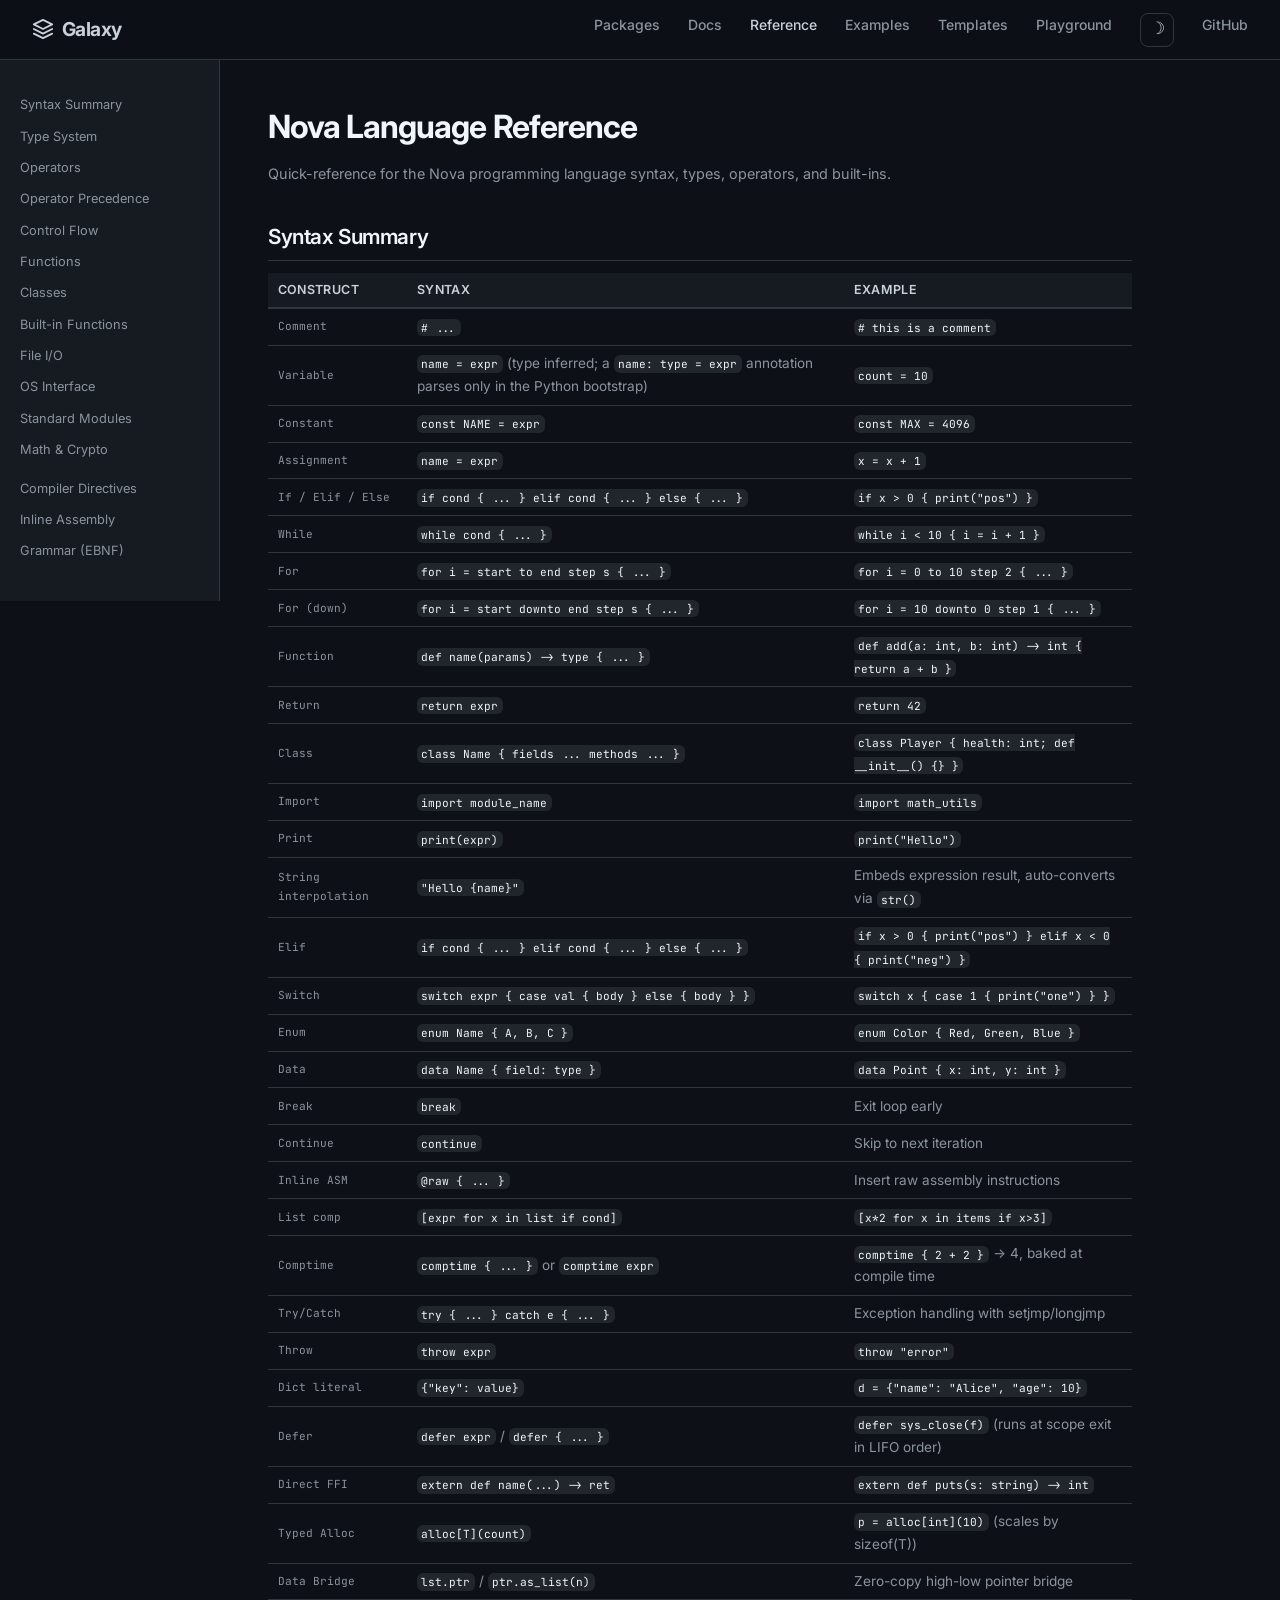
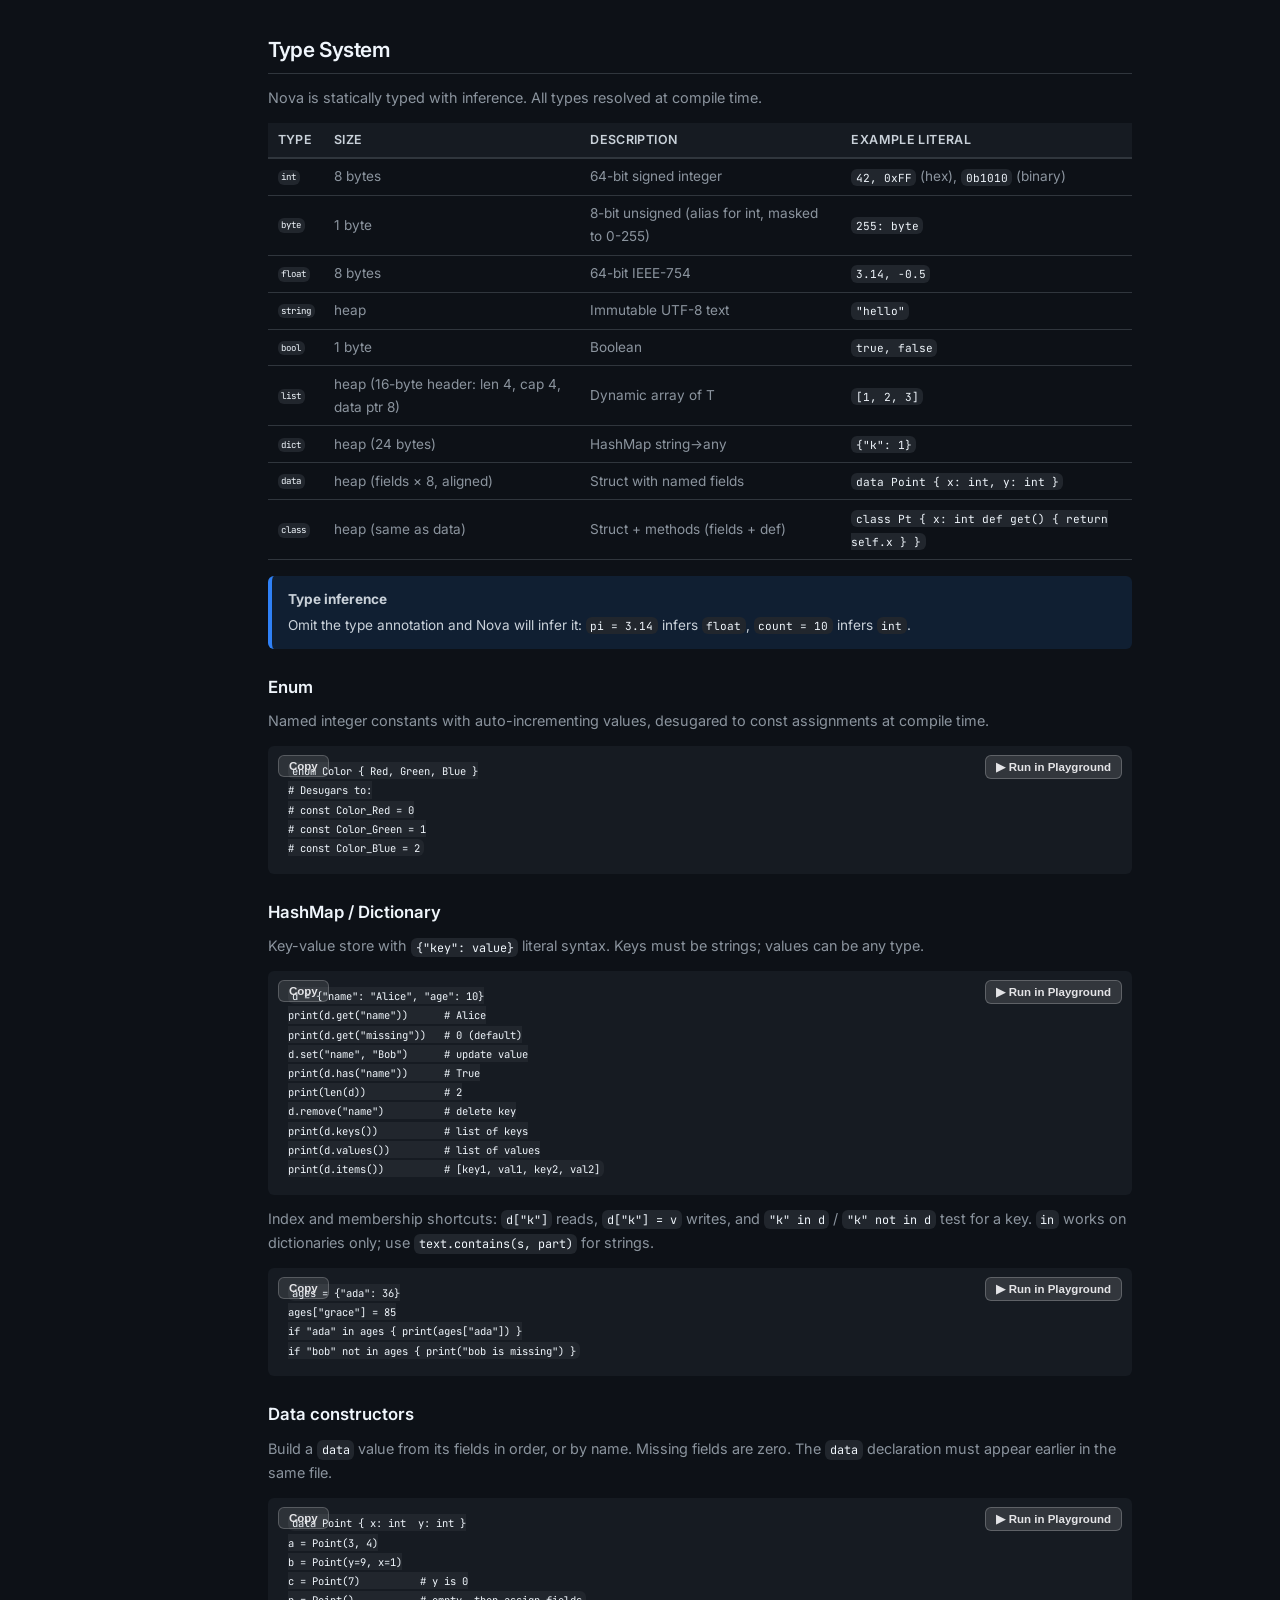
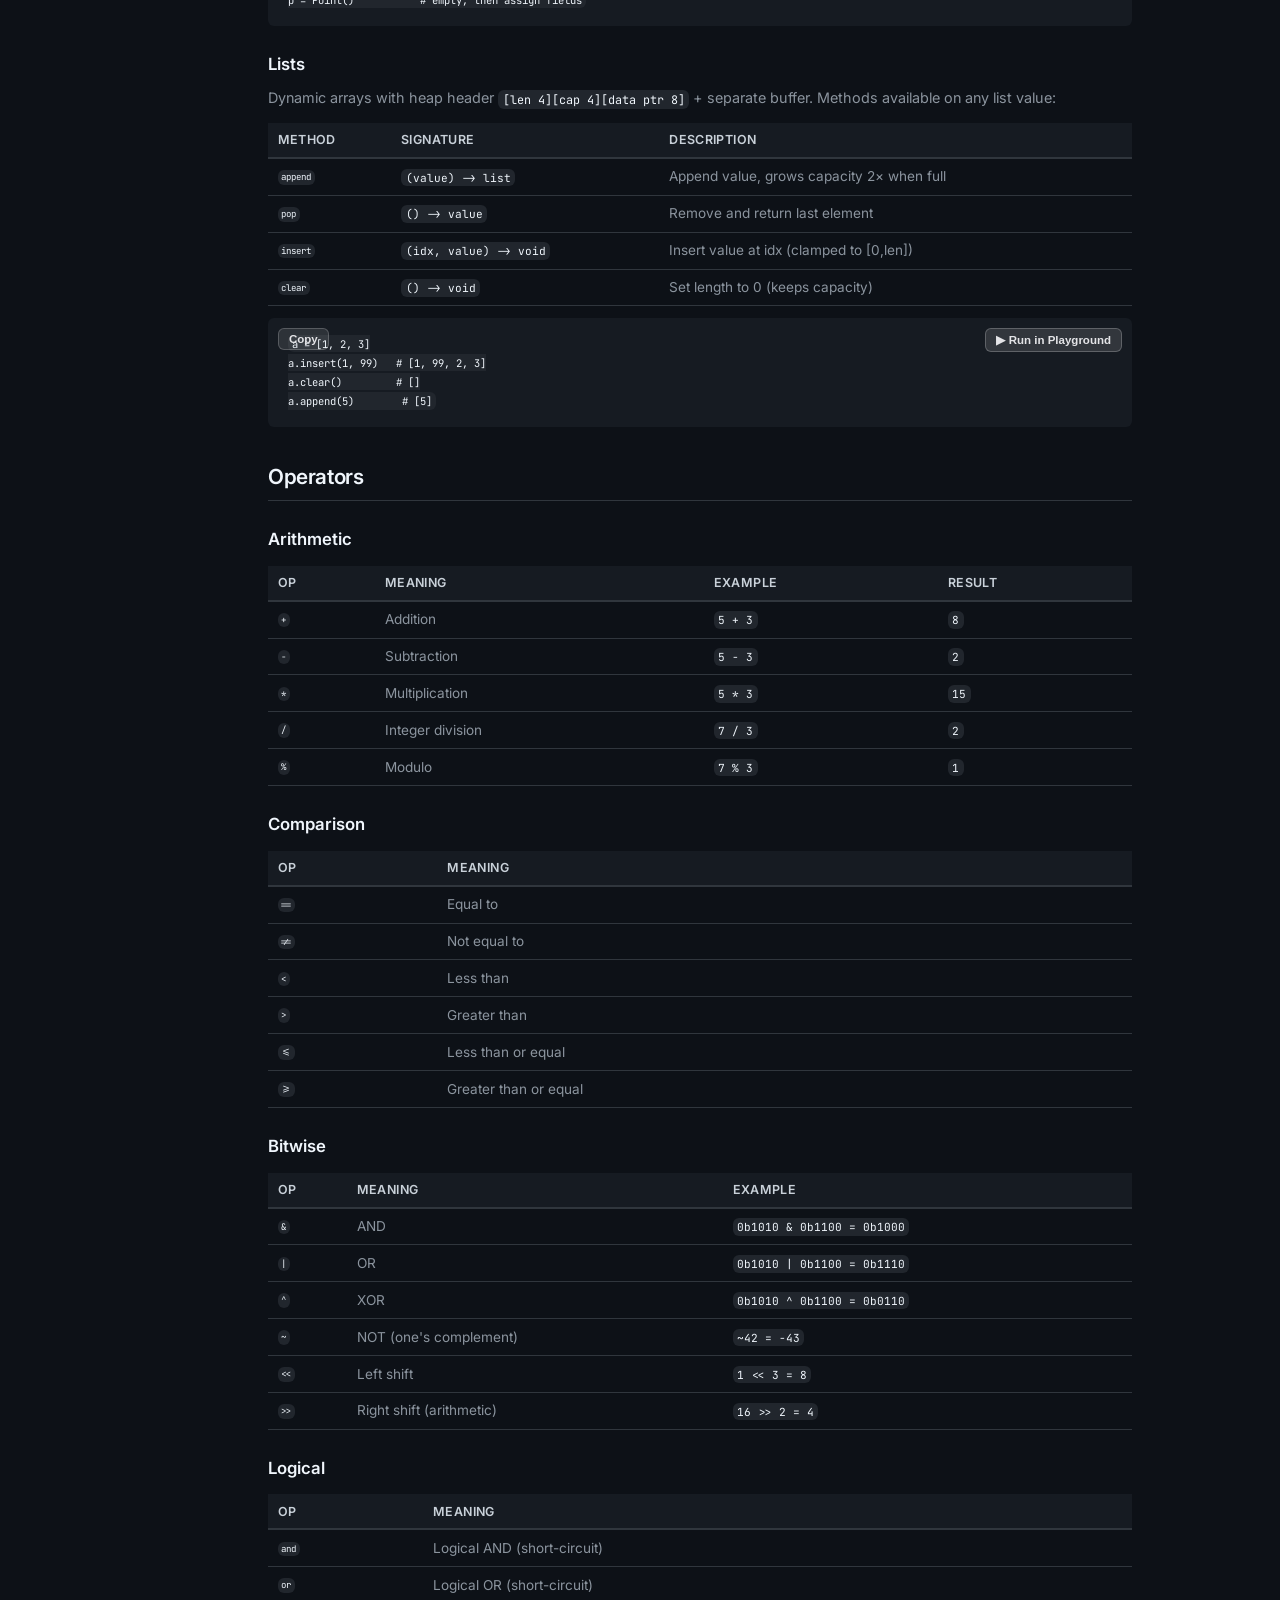
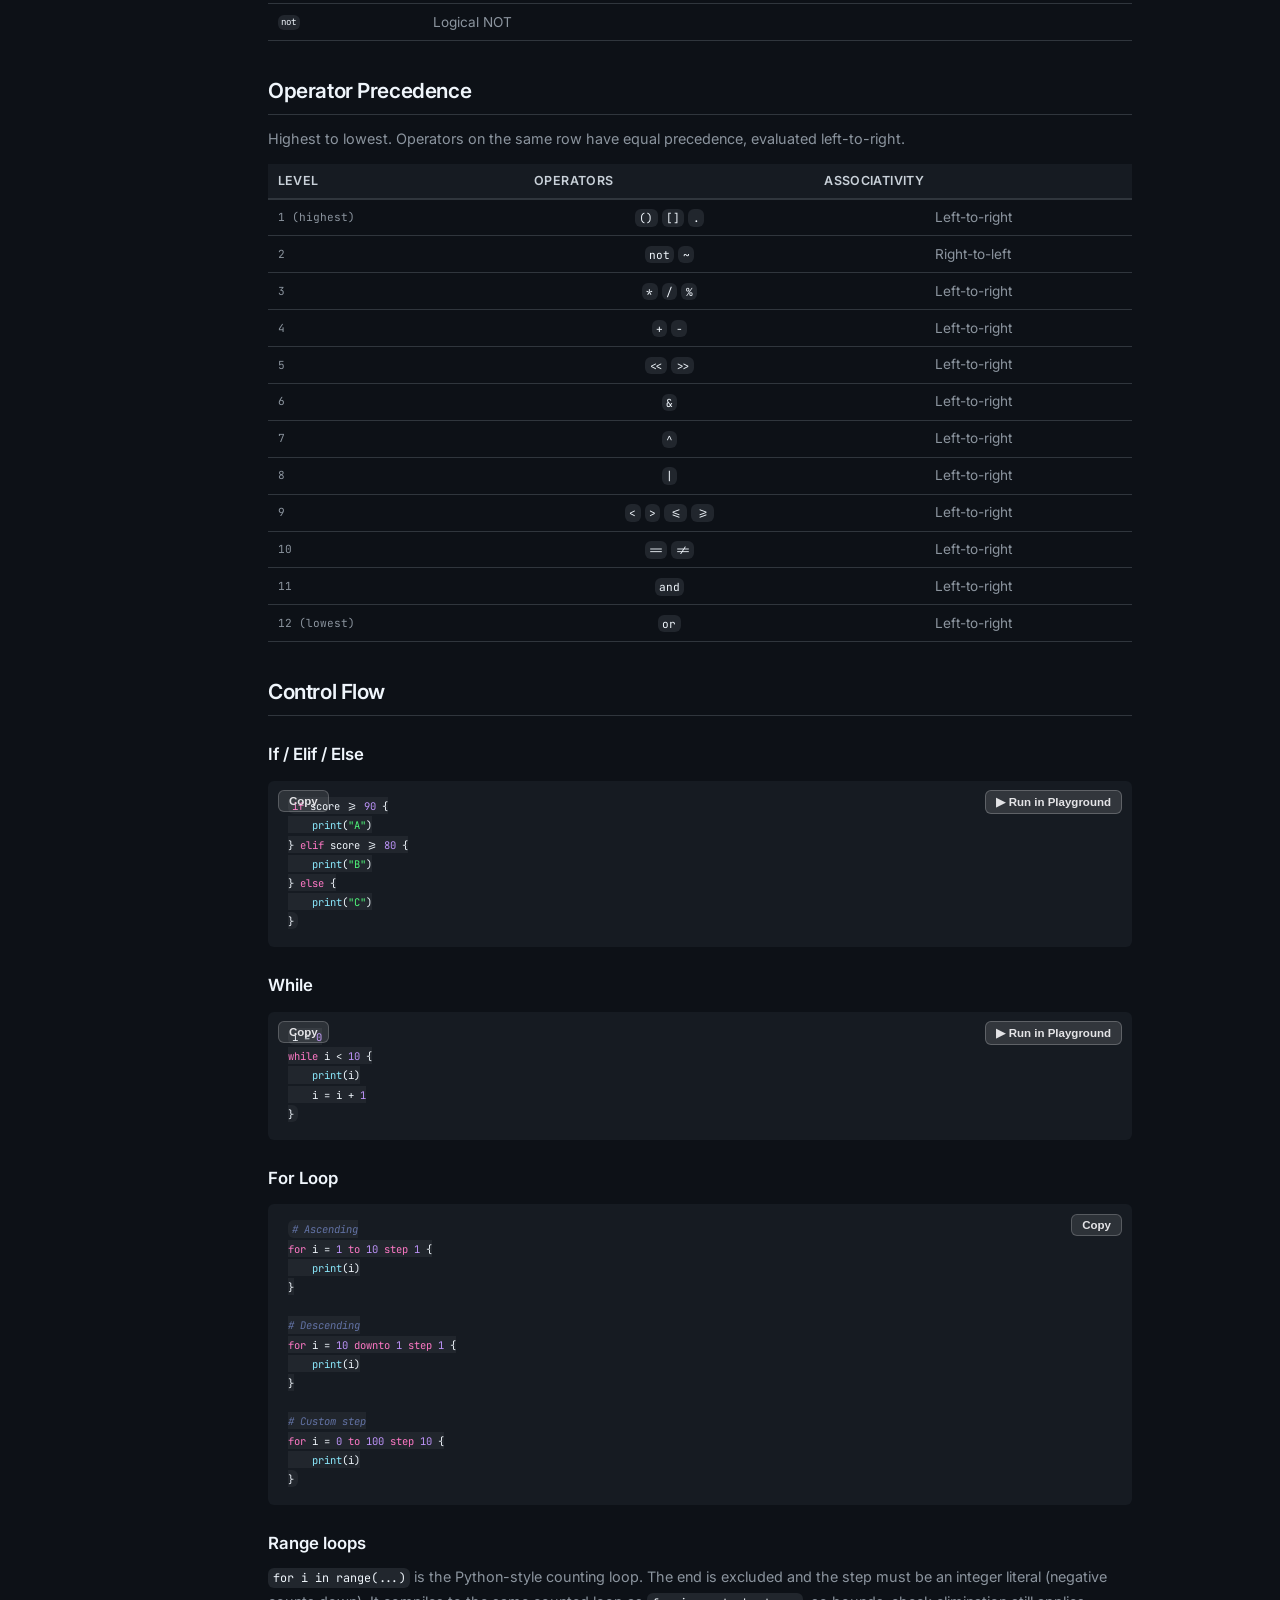
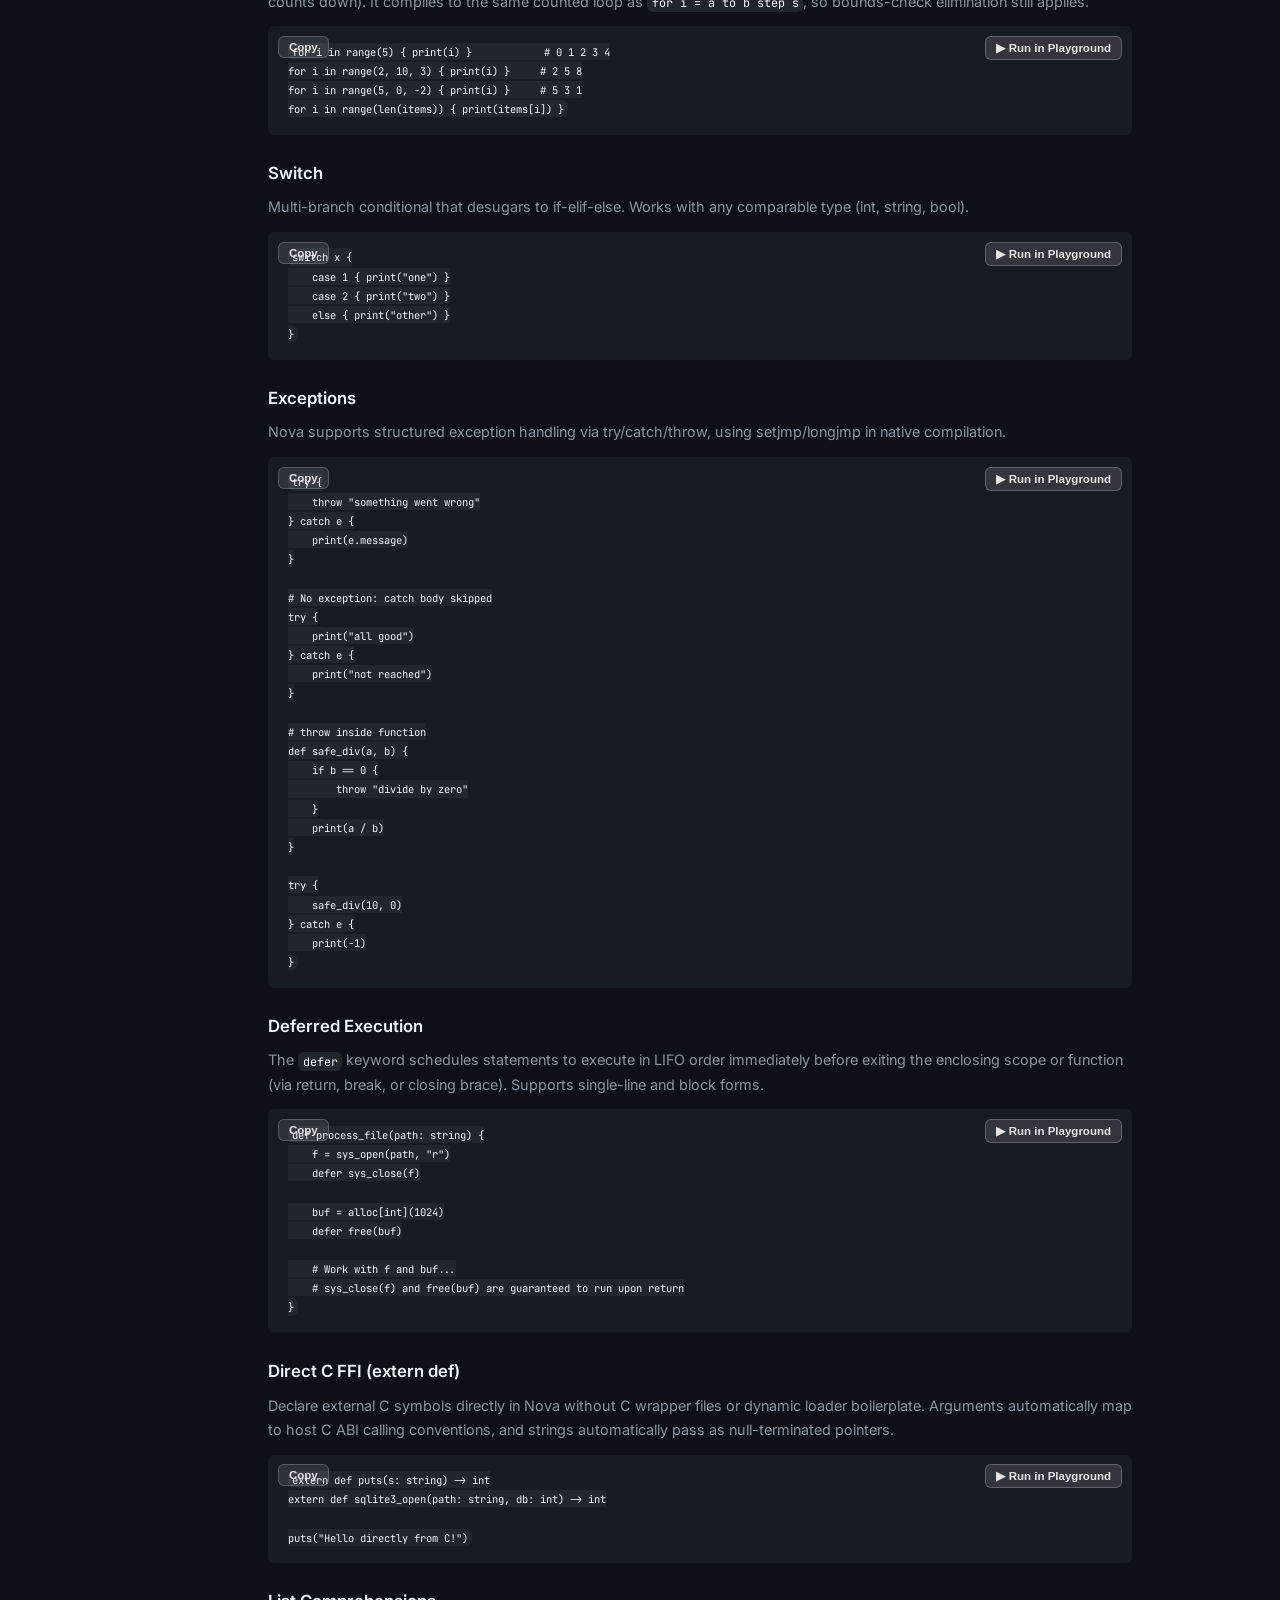
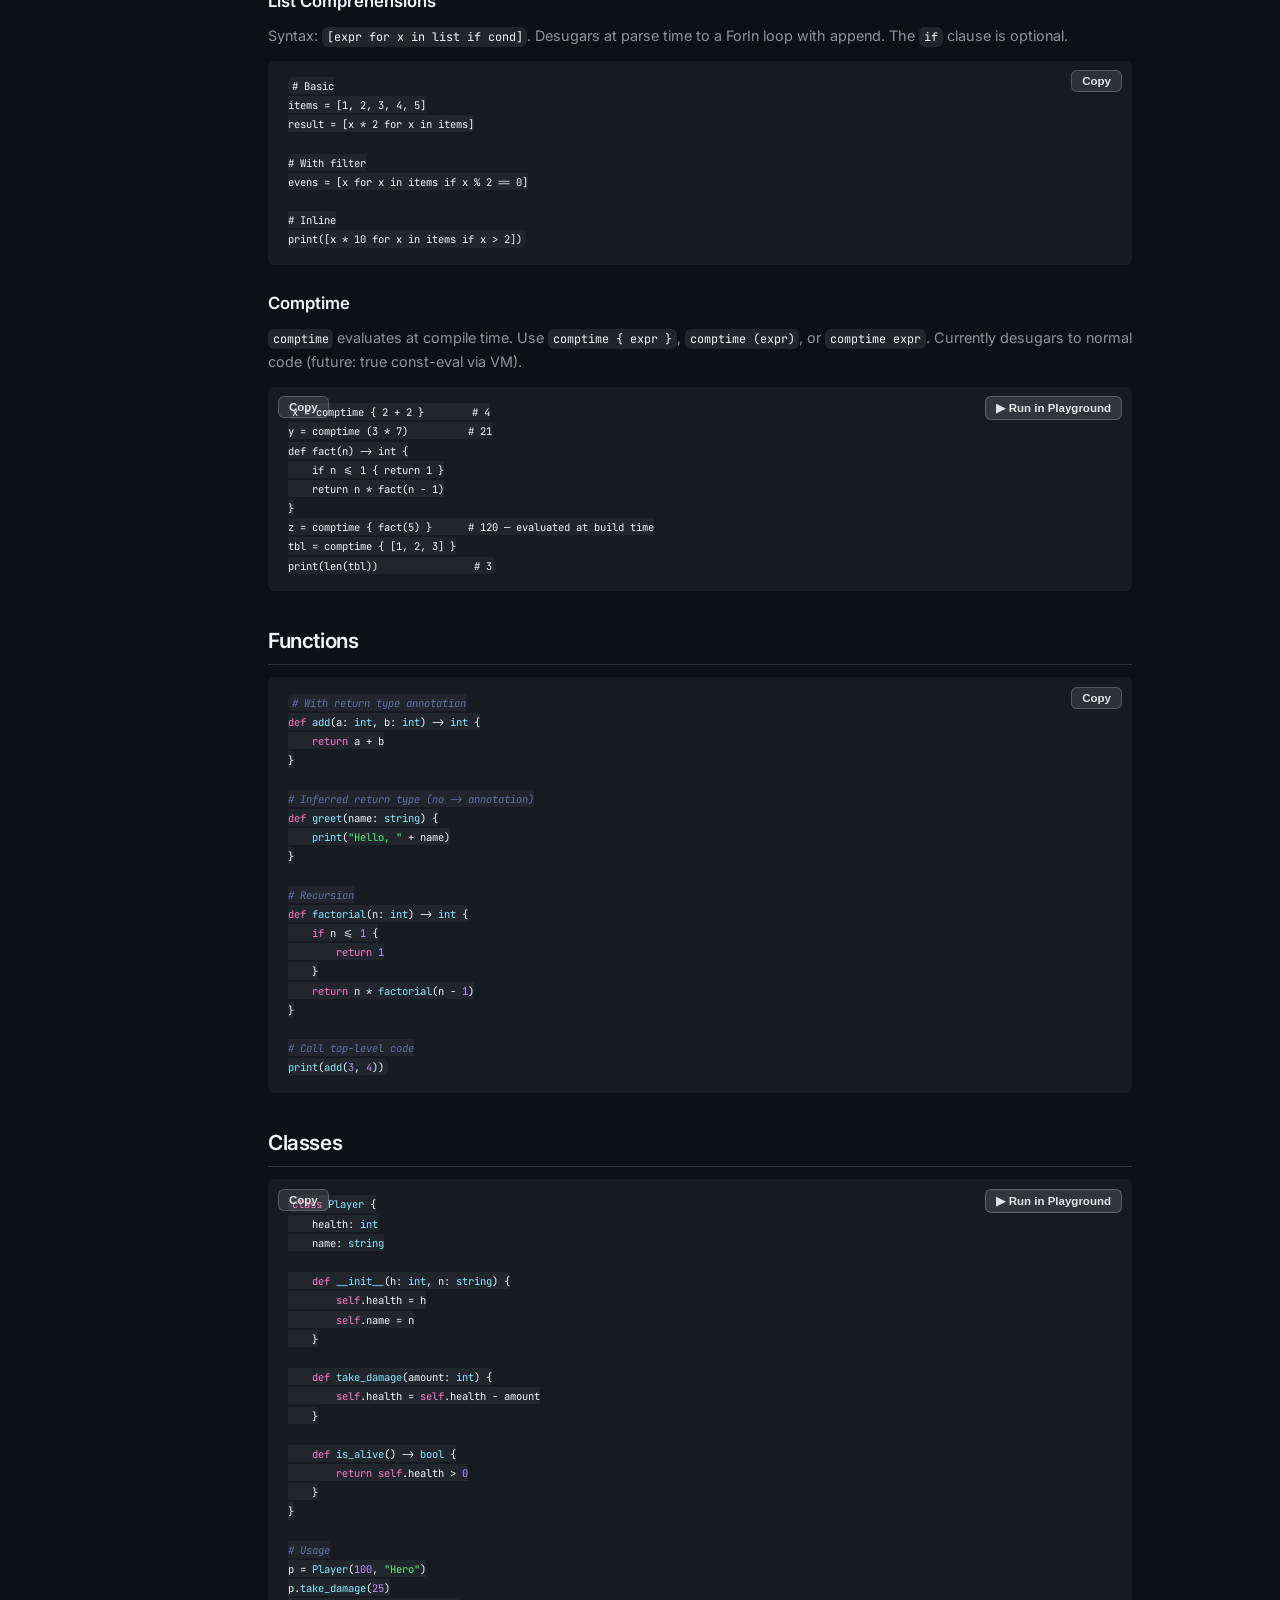
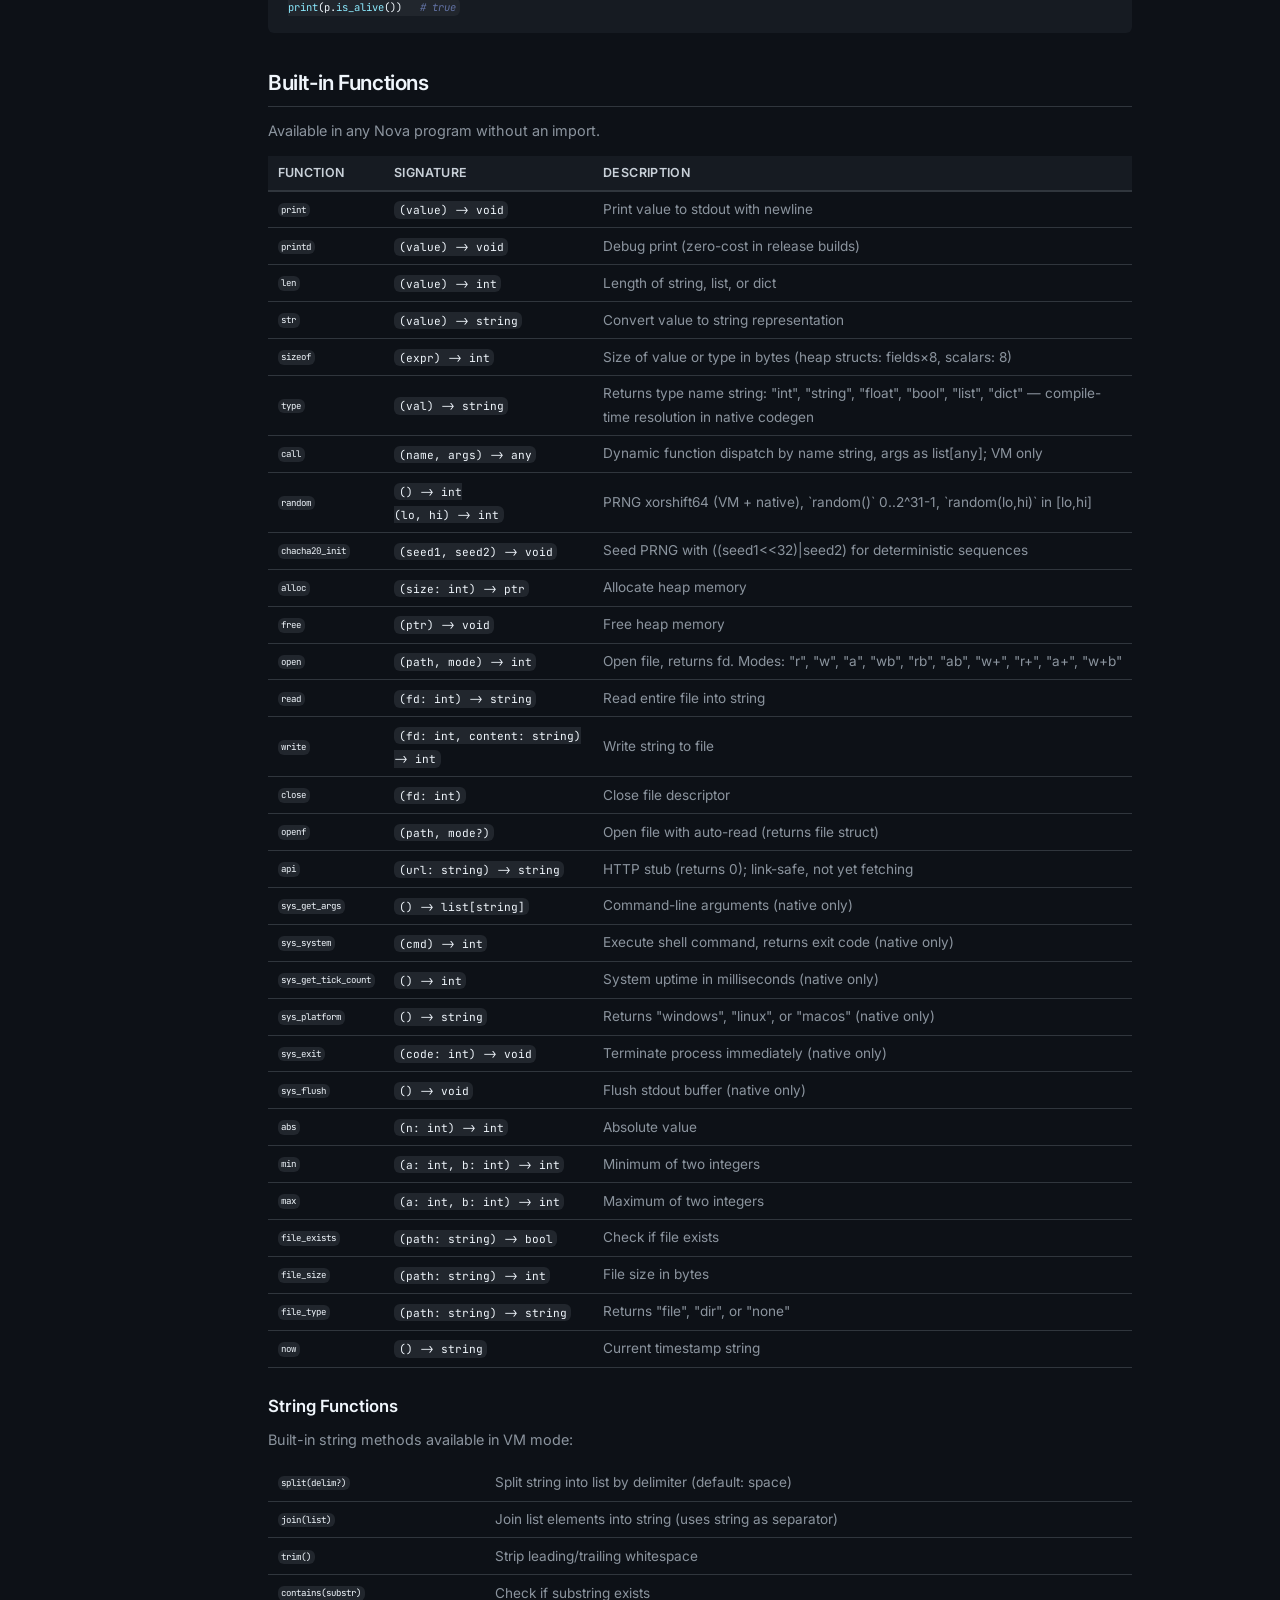
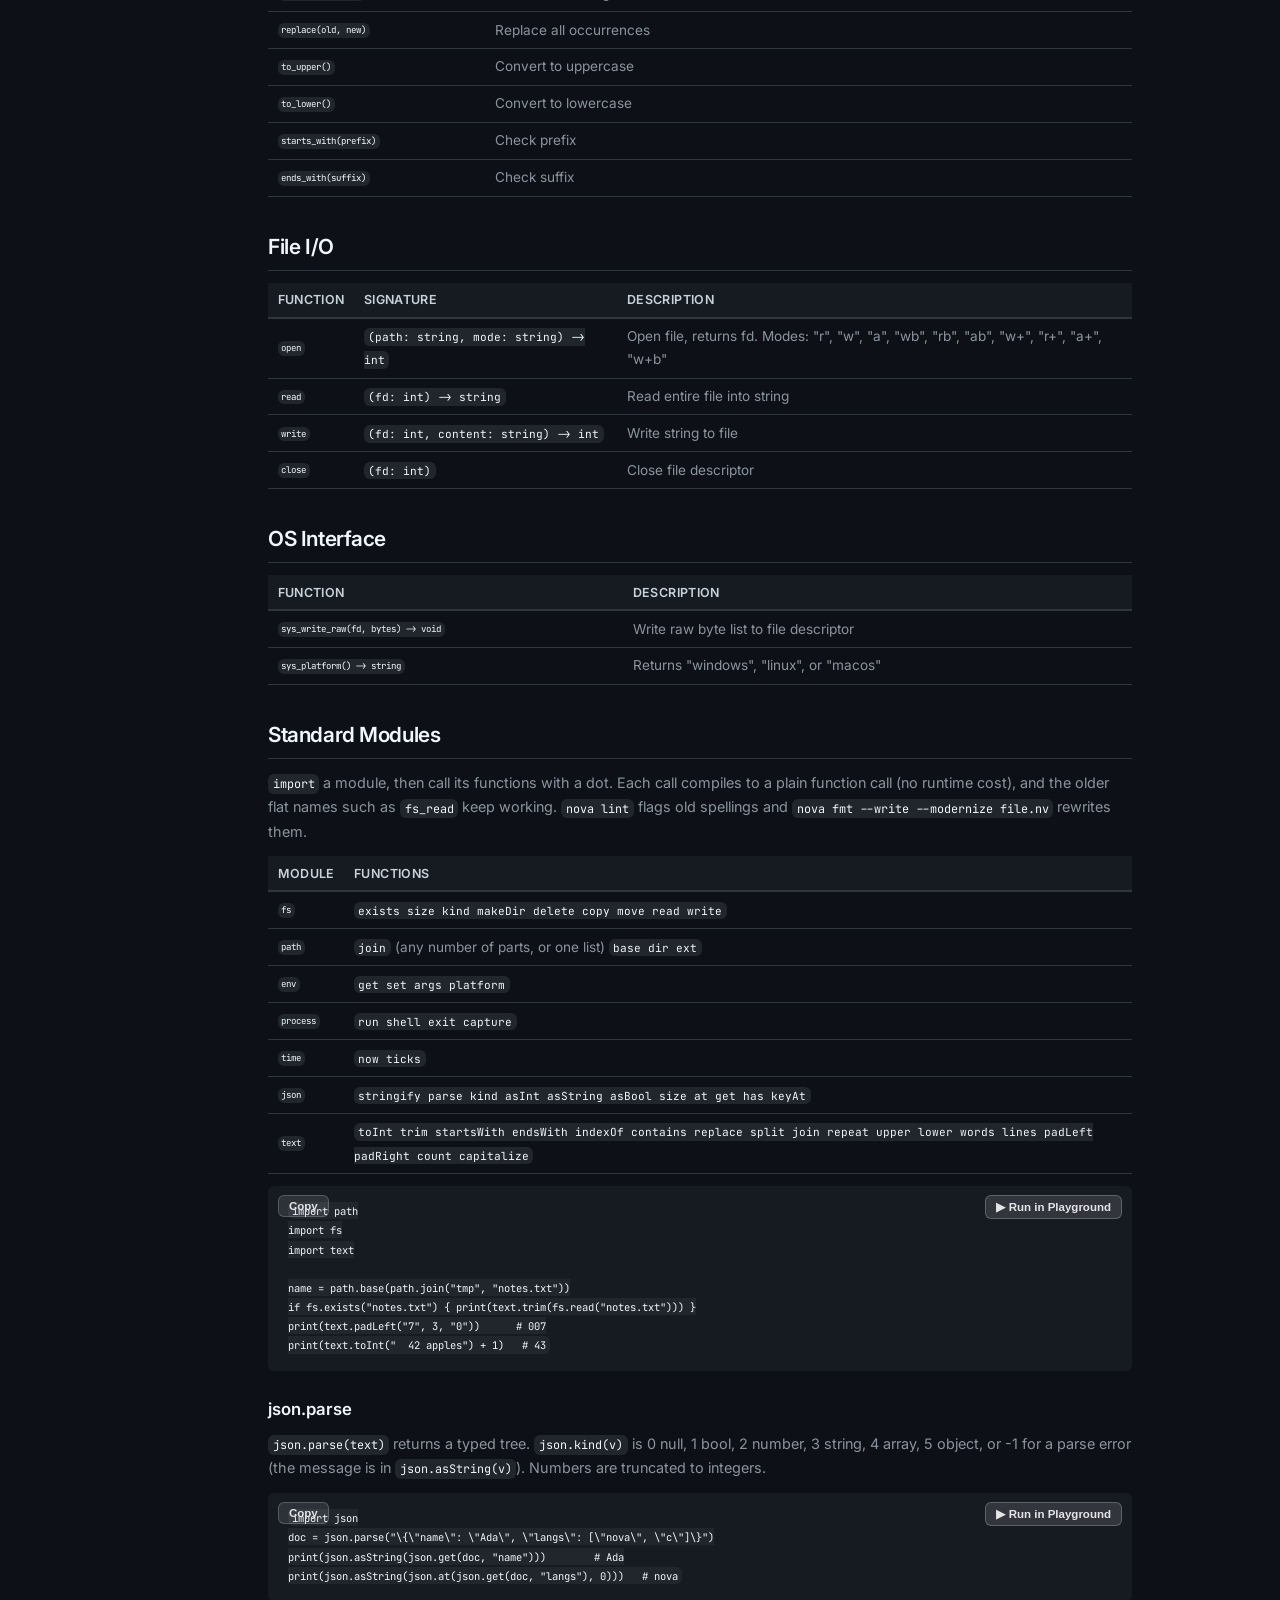
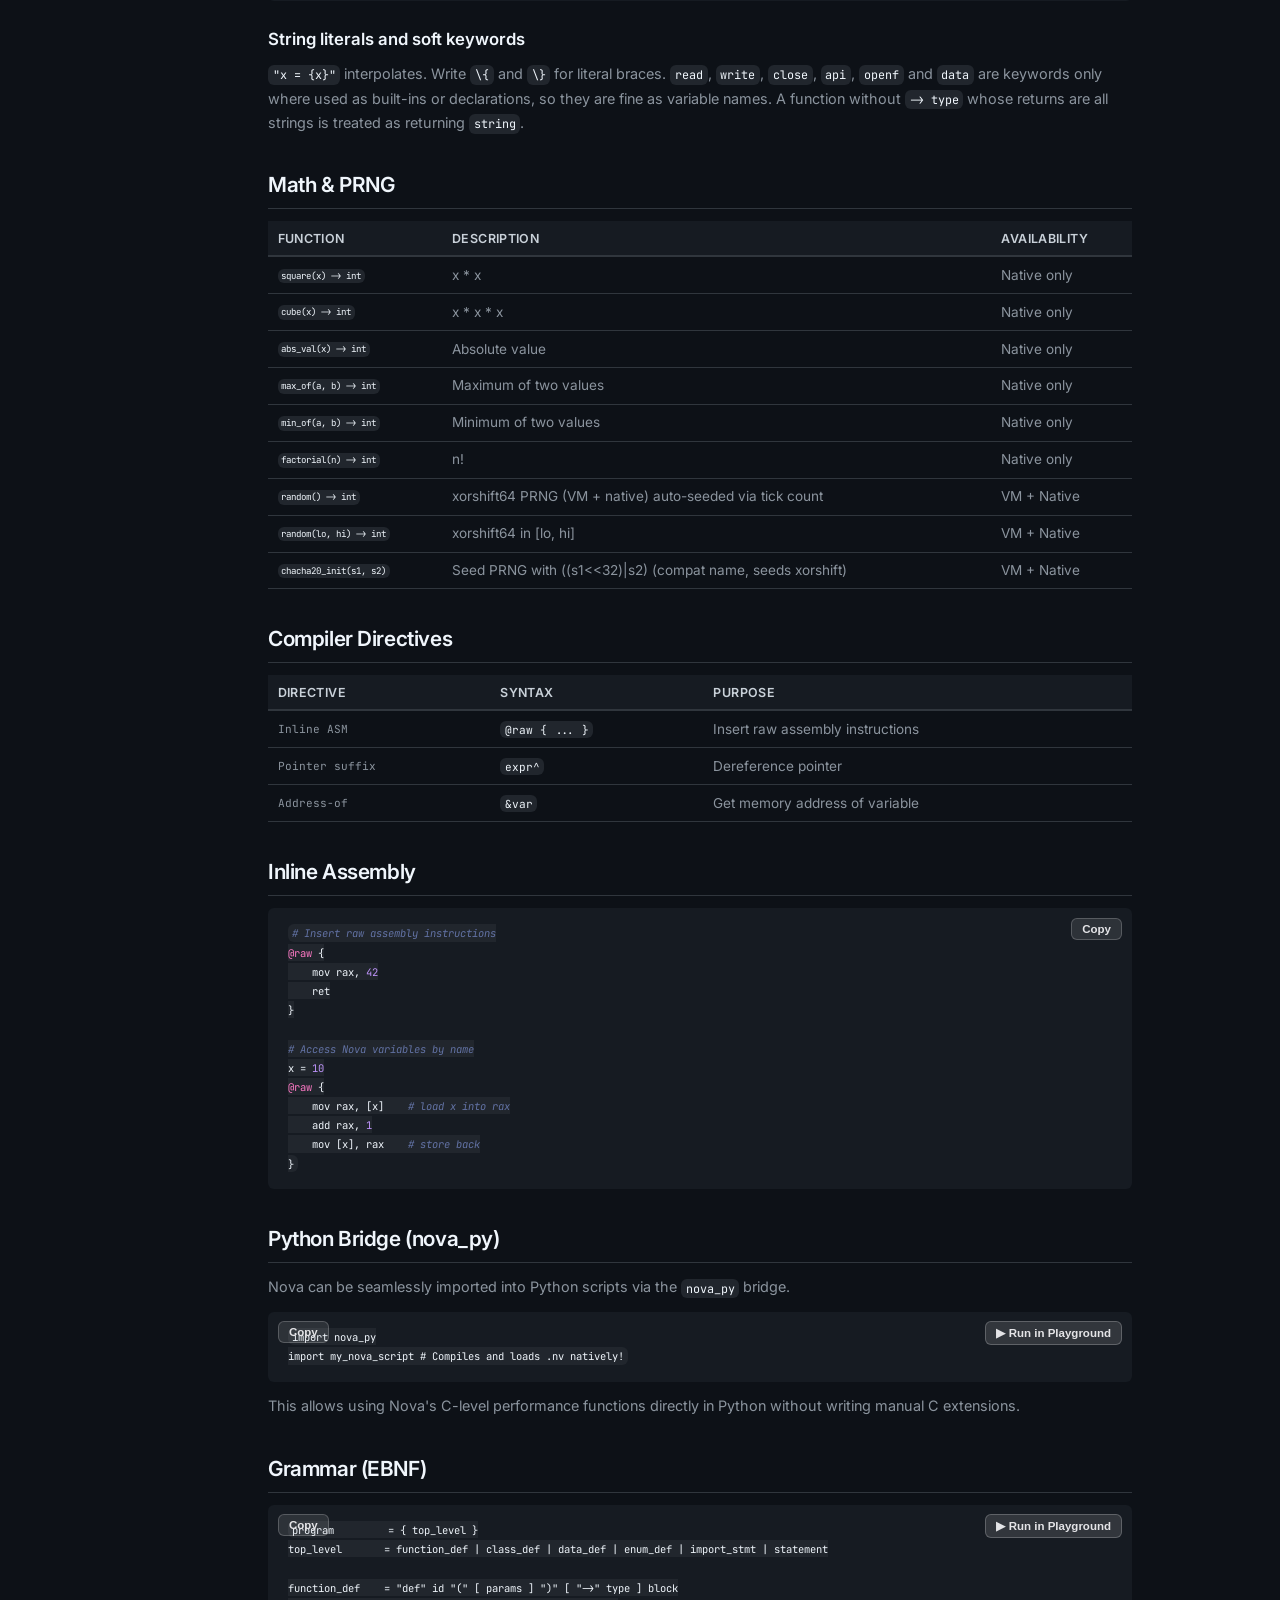
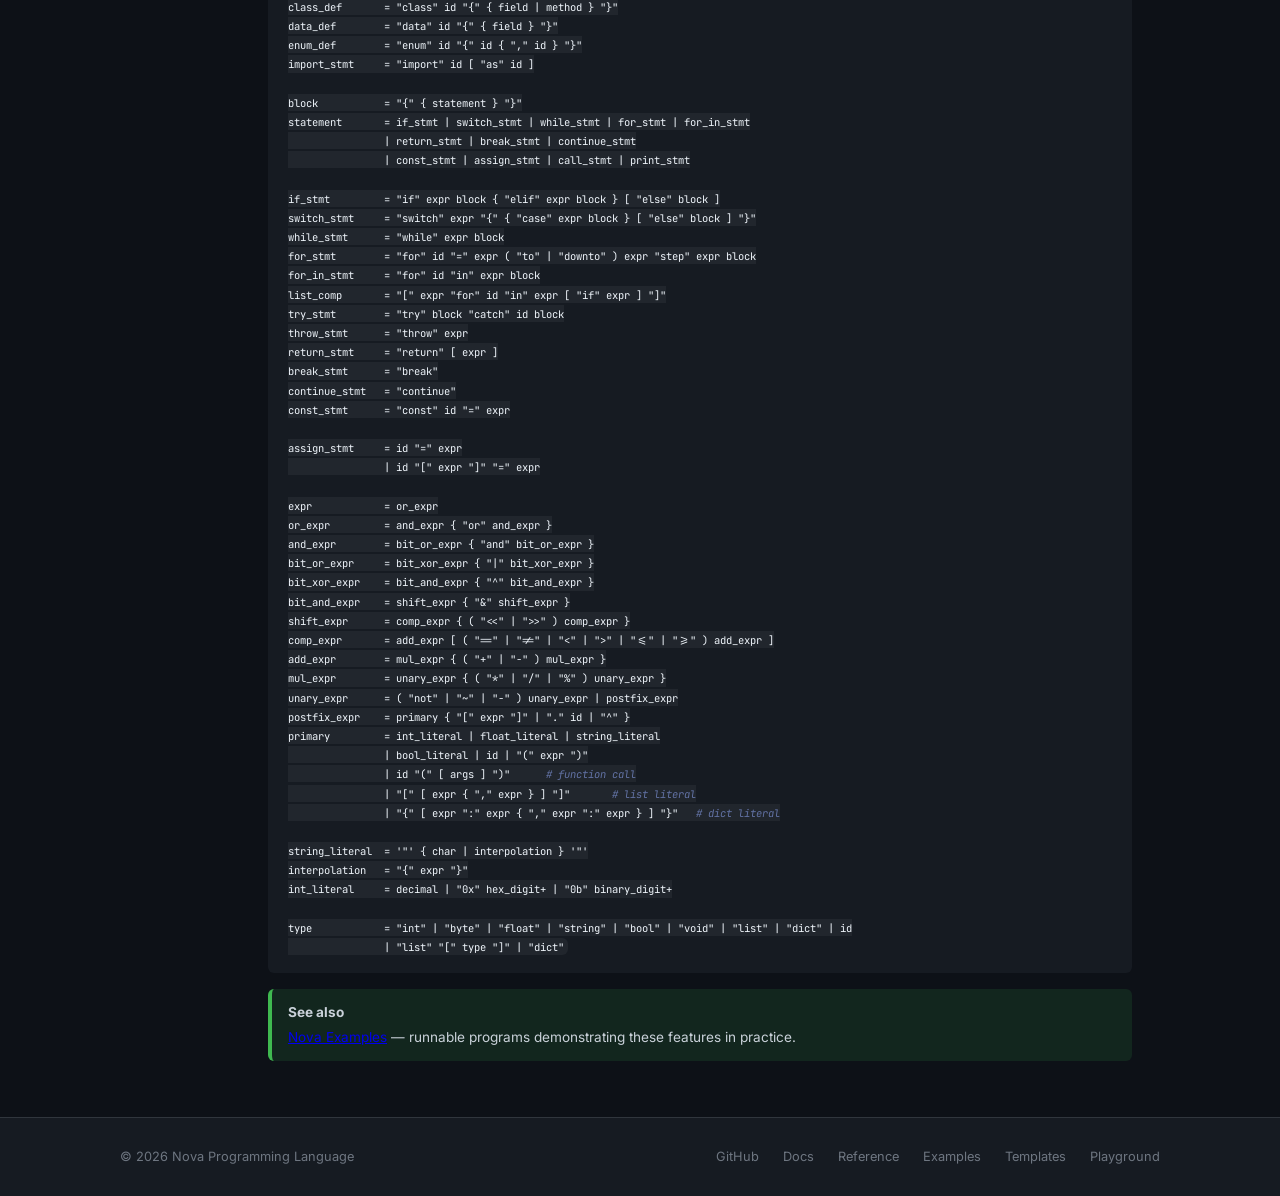
<file: reference.html>
<!DOCTYPE html>
<html lang="en">
<head>
    <meta charset="UTF-8">
    <meta name="viewport" content="width=device-width, initial-scale=1.0">
    <link rel="icon" type="image/svg+xml" href="favicon.svg">
    <title>Nova Language Reference — Galaxy Registry</title>
    <meta name="description" content="A concise syntax and standard-library reference for Nova — types, control flow, classes, modules, and built-in functions at a glance.">
    <link rel="canonical" href="https://galaxy-registry.vercel.app/reference.html">
    <meta property="og:type" content="website">
    <meta property="og:site_name" content="Galaxy">
    <meta property="og:title" content="Nova Language Reference — Galaxy Registry">
    <meta property="og:description" content="A concise syntax and standard-library reference for Nova — types, control flow, classes, modules, and built-in functions at a glance.">
    <meta property="og:url" content="https://galaxy-registry.vercel.app/reference.html">
    <meta property="og:image" content="https://galaxy-registry.vercel.app/og-image.jpg">
    <meta name="twitter:card" content="summary_large_image">
    <meta name="twitter:title" content="Nova Language Reference — Galaxy Registry">
    <meta name="twitter:description" content="A concise syntax and standard-library reference for Nova, at a glance.">
    <meta name="twitter:image" content="https://galaxy-registry.vercel.app/og-image.jpg">
    <link rel="preconnect" href="https://fonts.googleapis.com">
    <link rel="preconnect" href="https://fonts.gstatic.com" crossorigin>
    <link href="https://fonts.googleapis.com/css2?family=Inter:wght@400;500;600;700;800&family=JetBrains+Mono:wght@400;500;700&display=swap" rel="stylesheet">
    <!-- Shared Theme Engine -->
    <link rel="stylesheet" href="theme.css">
    <script src="theme.js"></script>
    <style>
        :root {
            --bg: #ffffff;
            --text: #0a0a0f;
            --text-secondary: #555;
            --text-tertiary: #888;
            --border: #e8e8ea;
            --accent: #0070f3;
            --accent-gradient: linear-gradient(135deg, #0070f3, #7928ca);
            --code-bg: #0a0a0f;
            --code-text: #e4e4e7;
            --nav-bg: rgba(255,255,255,0.85);
            --sidebar-bg: #f7f7f8;
            --keyword: #ff79c6;
            --string: #50fa7b;
            --number: #bd93f9;
            --comment: #6272a4;
            --builtin: #8be9fd;
            --callout-info-bg: #eef4ff;
            --callout-info-border: #0070f3;
            --callout-tip-bg: #ecfdf5;
            --callout-tip-border: #10b981;
        }
        * { margin: 0; padding: 0; box-sizing: border-box; }
        html { scroll-behavior: smooth; }
        body {
            font-family: 'Inter', -apple-system, sans-serif;
            background: var(--bg);
            color: var(--text);
            line-height: 1.7;
            -webkit-font-smoothing: antialiased;
        }
        nav.top-nav {
            position: sticky; top: 0; z-index: 100;
            background: var(--nav-bg); backdrop-filter: blur(14px);
            border-bottom: 1px solid var(--border);
            display: flex; justify-content: space-between; align-items: center;
            padding: 0 2rem; height: 60px;
        }
        .nav-brand {
            font-weight: 700; font-size: 1.2rem;
            letter-spacing: -0.03em; cursor: pointer;
            display: flex; align-items: center; gap: 0.5rem;
            text-decoration: none; color: inherit;
        }
        .nav-brand svg { width: 22px; height: 22px; }
        .nav-links { display: flex; gap: 1.75rem; }
        .nav-links a {
            color: var(--text-secondary); text-decoration: none;
            font-size: 0.875rem; font-weight: 500;
            transition: color .2s;
        }
        .nav-links a:hover, .nav-links a.active { color: var(--text); }
        .doc-layout {
            display: grid; grid-template-columns: 220px 1fr;
            min-height: calc(100vh - 60px);
        }
        @media (max-width: 860px) {
            .doc-layout { grid-template-columns: 1fr; }
        }
        .doc-sidebar {
            position: sticky; top: 60px; align-self: start;
            border-right: 1px solid var(--border);
            padding: 2rem 1.25rem;
            background: var(--sidebar-bg);
            font-size: 0.8rem;
        }
        .doc-sidebar h4 {
            font-size: 0.7rem; text-transform: uppercase; letter-spacing: .08em;
            color: var(--text-tertiary); margin-bottom: 1rem;
        }
        .doc-sidebar ul { list-style: none; }
        .doc-sidebar li { margin-bottom: 0.3rem; }
        .doc-sidebar a {
            color: var(--text-secondary); text-decoration: none;
            font-size: 0.8rem; transition: color .15s;
            display: block; padding: 0.15rem 0;
        }
        .doc-sidebar a:hover, .doc-sidebar a.active { color: var(--accent); font-weight: 500; }
        .doc-sidebar .section-gap { margin-top: 0.75rem; }
        .doc-content {
            padding: 2.5rem 3rem; max-width: 960px; min-width: 0;
        }
        @media (max-width:860px) { .doc-content { padding: 1.5rem 1.25rem; } }
        .doc-content h1 { font-size: 2rem; font-weight: 700; letter-spacing: -0.03em; margin-bottom: 0.5rem; }
        .doc-content h2 {
            font-size: 1.3rem; font-weight: 600; letter-spacing: -0.02em;
            margin-top: 2rem; margin-bottom: 0.75rem;
            border-bottom: 1px solid var(--border); padding-bottom: 0.35rem;
        }
        .doc-content h3 { font-size: 1.05rem; font-weight: 600; margin-top: 1.5rem; margin-bottom: 0.5rem; }
        .doc-content p { margin-bottom: 0.75rem; color: var(--text-secondary); font-size: 0.9rem; }
        .doc-content code {
            font-family: 'JetBrains Mono', monospace;
            font-size: 0.82em; background: #f0f0f2;
            padding: 0.15em 0.4em; border-radius: var(--radius-sm);
            color: #e03e8a;
        }
        .doc-content pre {
            background: var(--code-bg); color: var(--code-text);
            padding: 1rem 1.25rem; border-radius: var(--radius-sm);
            overflow-x: auto; margin: 0.75rem 0;
            font-size: 0.8rem; line-height: 1.5;
        }
        .doc-content table {
            width: 100%; border-collapse: collapse;
            margin: 0.75rem 0; font-size: 0.85rem;
        }
        .doc-content th {
            background: var(--sidebar-bg); text-align: left;
            padding: 0.4rem 0.6rem; font-weight: 600;
            border-bottom: 2px solid var(--border); font-size: 0.78rem;
            text-transform: uppercase; letter-spacing: 0.03em;
        }
        .doc-content td {
            padding: 0.4rem 0.6rem; border-bottom: 1px solid var(--border);
            color: var(--text-secondary); font-size: 0.85rem;
        }
        .doc-content td:first-child { font-family: 'JetBrains Mono', monospace; font-size: 0.82em; }
        .doc-content tr:hover td { background: var(--sidebar-bg); }
        .nv-kw { color: var(--keyword); }
        .nv-str { color: var(--string); }
        .nv-num { color: var(--number); }
        .nv-cmt { color: var(--comment); font-style: italic; }
        .nv-fn { color: var(--builtin); }
        .nv-type { color: #8be9fd; }
        .callout {
            padding: 0.75rem 1rem; border-radius: var(--radius-sm);
            margin: 1rem 0; border-left: 4px solid;
            font-size: 0.85rem;
        }
        .callout strong { display: block; margin-bottom: 0.15rem; }
        .callout-info { background: var(--callout-info-bg); border-color: var(--callout-info-border); }
        .callout-info code { background: rgba(0,0,0,0.06); }
        .callout-tip { background: var(--callout-tip-bg); border-color: var(--callout-tip-border); }
        footer {
            border-top: 1px solid var(--border); padding: 1.75rem 2rem;
            background: var(--sidebar-bg); margin-top: auto;
        }
        .footer-inner {
            max-width: 1040px; margin: 0 auto;
            display: flex; justify-content: space-between; align-items: center;
            font-size: 0.8rem; color: var(--text-tertiary);
        }
        .ref-card {
            border: 1px solid var(--border); border-radius: var(--radius-sm);
            padding: 1.25rem; margin-bottom: 1.25rem;
        }
        .ref-card h3 { margin-top: 0; }
        .prec-table td { text-align: center; }
        .prec-table td:first-child { text-align: left; }
        .inline-code-badge {
            display: inline-block; background: #f0f0f2;
            padding: 0.1rem 0.4rem; border-radius: 3px;
            font-family: 'JetBrains Mono', monospace; font-size: 0.78rem;
            margin: 0.1rem;
        }
    </style>
</head>
<body>
    <nav class="top-nav">
        <a class="nav-brand" href="index.html" style="text-decoration:none;color:inherit;">
            <svg viewBox="0 0 24 24" fill="none" stroke="currentColor" stroke-width="2" stroke-linecap="round" stroke-linejoin="round">
                <polygon points="12 2 2 7 12 12 22 7 12 2"></polygon>
                <polyline points="2 17 12 22 22 17"></polyline>
                <polyline points="2 12 12 17 22 12"></polyline>
            </svg>
            Galaxy
        </a>
        <button class="nav-toggle" aria-label="Toggle navigation menu" aria-expanded="false" aria-controls="primary-nav" onclick="toggleMobileNav(this)">
            <svg viewBox="0 0 24 24" fill="none" stroke="currentColor" stroke-width="2" stroke-linecap="round" stroke-linejoin="round"><line x1="3" y1="6" x2="21" y2="6"></line><line x1="3" y1="12" x2="21" y2="12"></line><line x1="3" y1="18" x2="21" y2="18"></line></svg>
        </button>
        <div class="nav-links" id="primary-nav">
            <a href="index.html?view=view-libraries">Packages</a>
            <a href="documentation.html">Docs</a>
            <a href="reference.html" class="active">Reference</a>
            <a href="examples.html">Examples</a>
            <a href="templates.html">Templates</a>
            <a href="playground.html">Playground</a>
            <button class="theme-toggle-btn" onclick="toggleTheme()" title="Toggle Dark/Light theme">&#9789;</button>
            <a href="https://github.com/lakshgoyal/nova" target="_blank" rel="noopener">GitHub</a>
        </div>
    </nav>

    <div class="doc-layout">
        <nav class="doc-sidebar" id="sidebar">
            <div class="doc-sidebar-head" role="button" tabindex="0" aria-expanded="false" aria-controls="sidebar-list" onclick="toggleDocSidebar(this)" onkeydown="if(event.key==='Enter'||event.key===' '){event.preventDefault();toggleDocSidebar(this);}">
                <h4 style="margin-bottom:0;">Reference</h4>
                <svg class="chevron" width="16" height="16" viewBox="0 0 24 24" fill="none" stroke="currentColor" stroke-width="2" stroke-linecap="round" stroke-linejoin="round"><polyline points="6 9 12 15 18 9"></polyline></svg>
            </div>
            <ul id="sidebar-list">
                <li><a href="#syntax">Syntax Summary</a></li>
                <li><a href="#types">Type System</a></li>
                <li><a href="#operators">Operators</a></li>
                <li><a href="#precedence">Operator Precedence</a></li>
                <li><a href="#control-flow">Control Flow</a></li>
                <li><a href="#functions">Functions</a></li>
                <li><a href="#classes">Classes</a></li>
                <li><a href="#builtins">Built-in Functions</a></li>
                <li><a href="#io">File I/O</a></li>
                <li><a href="#os">OS Interface</a></li>
                <li><a href="#modules">Standard Modules</a></li>
                <li><a href="#math">Math &amp; Crypto</a></li>
                <li class="section-gap"><a href="#directives">Compiler Directives</a></li>
                <li><a href="#asm">Inline Assembly</a></li>
                <li><a href="#grammar">Grammar (EBNF)</a></li>
            </ul>
        </nav>

        <main class="doc-content">
            <h1>Nova Language Reference</h1>
            <p>Quick-reference for the Nova programming language syntax, types, operators, and built-ins.</p>

            <!-- ========== SYNTAX SUMMARY ========== -->
            <h2 id="syntax">Syntax Summary</h2>

            <table>
                <tr><th>Construct</th><th>Syntax</th><th>Example</th></tr>
                <tr><td>Comment</td><td><code># ...</code></td><td><code># this is a comment</code></td></tr>
                <tr><td>Variable</td><td><code>name = expr</code> (type inferred; a <code>name: type = expr</code> annotation parses only in the Python bootstrap)</td><td><code>count = 10</code></td></tr>
                <tr><td>Constant</td><td><code>const NAME = expr</code></td><td><code>const MAX = 4096</code></td></tr>
                <tr><td>Assignment</td><td><code>name = expr</code></td><td><code>x = x + 1</code></td></tr>
                <tr><td>If / Elif / Else</td><td><code>if cond { ... } elif cond { ... } else { ... }</code></td><td><code>if x > 0 { print("pos") }</code></td></tr>
                <tr><td>While</td><td><code>while cond { ... }</code></td><td><code>while i < 10 { i = i + 1 }</code></td></tr>
                <tr><td>For</td><td><code>for i = start to end step s { ... }</code></td><td><code>for i = 0 to 10 step 2 { ... }</code></td></tr>
                <tr><td>For (down)</td><td><code>for i = start downto end step s { ... }</code></td><td><code>for i = 10 downto 0 step 1 { ... }</code></td></tr>
                <tr><td>Function</td><td><code>def name(params) -> type { ... }</code></td><td><code>def add(a: int, b: int) -> int { return a + b }</code></td></tr>
                <tr><td>Return</td><td><code>return expr</code></td><td><code>return 42</code></td></tr>
                <tr><td>Class</td><td><code>class Name { fields ... methods ... }</code></td><td><code>class Player { health: int; def __init__() {} }</code></td></tr>
                <tr><td>Import</td><td><code>import module_name</code></td><td><code>import math_utils</code></td></tr>
                <tr><td>Print</td><td><code>print(expr)</code></td><td><code>print("Hello")</code></td></tr>
                <tr><td>String interpolation</td><td><code>"Hello {name}"</code></td><td>Embeds expression result, auto-converts via <code>str()</code></td></tr>
                <tr><td>Elif</td><td><code>if cond { ... } elif cond { ... } else { ... }</code></td><td><code>if x > 0 { print("pos") } elif x < 0 { print("neg") }</code></td></tr>
                <tr><td>Switch</td><td><code>switch expr { case val { body } else { body } }</code></td><td><code>switch x { case 1 { print("one") } }</code></td></tr>
                <tr><td>Enum</td><td><code>enum Name { A, B, C }</code></td><td><code>enum Color { Red, Green, Blue }</code></td></tr>
                <tr><td>Data</td><td><code>data Name { field: type }</code></td><td><code>data Point { x: int, y: int }</code></td></tr>
                <tr><td>Break</td><td><code>break</code></td><td>Exit loop early</td></tr>
                <tr><td>Continue</td><td><code>continue</code></td><td>Skip to next iteration</td></tr>
                <tr><td>Inline ASM</td><td><code>@raw { ... }</code></td><td>Insert raw assembly instructions</td></tr>
                <tr><td>List comp</td><td><code>[expr for x in list if cond]</code></td><td><code>[x*2 for x in items if x>3]</code></td></tr>
                <tr><td>Comptime</td><td><code>comptime { ... }</code> or <code>comptime expr</code></td><td><code>comptime { 2 + 2 }</code> → 4, baked at compile time</td></tr>
                <tr><td>Try/Catch</td><td><code>try { ... } catch e { ... }</code></td><td>Exception handling with setjmp/longjmp</td></tr>
                <tr><td>Throw</td><td><code>throw expr</code></td><td><code>throw "error"</code></td></tr>
                <tr><td>Dict literal</td><td><code>{"key": value}</code></td><td><code>d = {"name": "Alice", "age": 10}</code></td></tr>
                <tr><td>Defer</td><td><code>defer expr</code> / <code>defer { ... }</code></td><td><code>defer sys_close(f)</code> (runs at scope exit in LIFO order)</td></tr>
                <tr><td>Direct FFI</td><td><code>extern def name(...) -&gt; ret</code></td><td><code>extern def puts(s: string) -&gt; int</code></td></tr>
                <tr><td>Typed Alloc</td><td><code>alloc[T](count)</code></td><td><code>p = alloc[int](10)</code> (scales by sizeof(T))</td></tr>
                <tr><td>Data Bridge</td><td><code>lst.ptr</code> / <code>ptr.as_list(n)</code></td><td>Zero-copy high-low pointer bridge</td></tr>
            </table>

            <!-- ========== TYPE SYSTEM ========== -->
            <h2 id="types">Type System</h2>
            <p>Nova is statically typed with inference. All types resolved at compile time.</p>

            <table>
                <tr><th>Type</th><th>Size</th><th>Description</th><th>Example Literal</th></tr>
                <tr><td><code>int</code></td><td>8 bytes</td><td>64-bit signed integer</td><td><code>42, 0xFF</code> (hex), <code>0b1010</code> (binary)</td></tr>
                <tr><td><code>byte</code></td><td>1 byte</td><td>8-bit unsigned (alias for int, masked to 0-255)</td><td><code>255: byte</code></td></tr>
                <tr><td><code>float</code></td><td>8 bytes</td><td>64-bit IEEE-754</td><td><code>3.14, -0.5</code></td></tr>
                <tr><td><code>string</code></td><td>heap</td><td>Immutable UTF-8 text</td><td><code>"hello"</code></td></tr>
                <tr><td><code>bool</code></td><td>1 byte</td><td>Boolean</td><td><code>true, false</code></td></tr>
                <tr><td><code>list</code></td><td>heap (16-byte header: len 4, cap 4, data ptr 8)</td><td>Dynamic array of T</td><td><code>[1, 2, 3]</code></td></tr>
                <tr><td><code>dict</code></td><td>heap (24 bytes)</td><td>HashMap string→any</td><td><code>{"k": 1}</code></td></tr>
                <tr><td><code>data</code></td><td>heap (fields × 8, aligned)</td><td>Struct with named fields</td><td><code>data Point { x: int, y: int }</code></td></tr>
                <tr><td><code>class</code></td><td>heap (same as data)</td><td>Struct + methods (fields + def)</td><td><code>class Pt { x: int  def get() { return self.x } }</code></td></tr>
            </table>

            <div class="callout callout-info">
                <strong>Type inference</strong>
                Omit the type annotation and Nova will infer it: <code>pi = 3.14</code> infers <code>float</code>, <code>count = 10</code> infers <code>int</code>.
            </div>

            <h3 id="enum">Enum</h3>
            <p>Named integer constants with auto-incrementing values, desugared to const assignments at compile time.</p>
            <pre><code>enum Color { Red, Green, Blue }
# Desugars to:
# const Color_Red = 0
# const Color_Green = 1
# const Color_Blue = 2</code></pre>

            <h3 id="dict">HashMap / Dictionary</h3>
            <p>Key-value store with <code>{"key": value}</code> literal syntax. Keys must be strings; values can be any type.</p>
            <pre><code>d = {"name": "Alice", "age": 10}
print(d.get("name"))      # Alice
print(d.get("missing"))   # 0 (default)
d.set("name", "Bob")      # update value
print(d.has("name"))      # True
print(len(d))             # 2
d.remove("name")          # delete key
print(d.keys())           # list of keys
print(d.values())         # list of values
print(d.items())          # [key1, val1, key2, val2]</code></pre>

            <p>Index and membership shortcuts: <code>d["k"]</code> reads, <code>d["k"] = v</code> writes, and <code>"k" in d</code> / <code>"k" not in d</code> test for a key. <code>in</code> works on dictionaries only; use <code>text.contains(s, part)</code> for strings.</p>
            <pre><code>ages = {"ada": 36}
ages["grace"] = 85
if "ada" in ages { print(ages["ada"]) }
if "bob" not in ages { print("bob is missing") }</code></pre>

            <h3 id="data-constructors">Data constructors</h3>
            <p>Build a <code>data</code> value from its fields in order, or by name. Missing fields are zero. The <code>data</code> declaration must appear earlier in the same file.</p>
            <pre><code>data Point { x: int  y: int }
a = Point(3, 4)
b = Point(y=9, x=1)
c = Point(7)          # y is 0
p = Point()           # empty, then assign fields</code></pre>

            <h3 id="lists">Lists</h3>
            <p>Dynamic arrays with heap header <code>[len 4][cap 4][data ptr 8]</code> + separate buffer. Methods available on any list value:</p>
            <table>
                <tr><th>Method</th><th>Signature</th><th>Description</th></tr>
                <tr><td><code>append</code></td><td><code>(value) -> list</code></td><td>Append value, grows capacity 2× when full</td></tr>
                <tr><td><code>pop</code></td><td><code>() -> value</code></td><td>Remove and return last element</td></tr>
                <tr><td><code>insert</code></td><td><code>(idx, value) -> void</code></td><td>Insert value at idx (clamped to [0,len])</td></tr>
                <tr><td><code>clear</code></td><td><code>() -> void</code></td><td>Set length to 0 (keeps capacity)</td></tr>
            </table>
            <pre><code>a = [1, 2, 3]
a.insert(1, 99)   # [1, 99, 2, 3]
a.clear()         # []
a.append(5)        # [5]</code></pre>

            <!-- ========== OPERATORS ========== -->
            <h2 id="operators">Operators</h2>

            <h3>Arithmetic</h3>
            <table>
                <tr><th>Op</th><th>Meaning</th><th>Example</th><th>Result</th></tr>
                <tr><td><code>+</code></td><td>Addition</td><td><code>5 + 3</code></td><td><code>8</code></td></tr>
                <tr><td><code>-</code></td><td>Subtraction</td><td><code>5 - 3</code></td><td><code>2</code></td></tr>
                <tr><td><code>*</code></td><td>Multiplication</td><td><code>5 * 3</code></td><td><code>15</code></td></tr>
                <tr><td><code>/</code></td><td>Integer division</td><td><code>7 / 3</code></td><td><code>2</code></td></tr>
                <tr><td><code>%</code></td><td>Modulo</td><td><code>7 % 3</code></td><td><code>1</code></td></tr>
            </table>

            <h3>Comparison</h3>
            <table>
                <tr><th>Op</th><th>Meaning</th></tr>
                <tr><td><code>==</code></td><td>Equal to</td></tr>
                <tr><td><code>!=</code></td><td>Not equal to</td></tr>
                <tr><td><code>&lt;</code></td><td>Less than</td></tr>
                <tr><td><code>&gt;</code></td><td>Greater than</td></tr>
                <tr><td><code>&lt;=</code></td><td>Less than or equal</td></tr>
                <tr><td><code>&gt;=</code></td><td>Greater than or equal</td></tr>
            </table>

            <h3>Bitwise</h3>
            <table>
                <tr><th>Op</th><th>Meaning</th><th>Example</th></tr>
                <tr><td><code>&amp;</code></td><td>AND</td><td><code>0b1010 &amp; 0b1100 = 0b1000</code></td></tr>
                <tr><td><code>|</code></td><td>OR</td><td><code>0b1010 | 0b1100 = 0b1110</code></td></tr>
                <tr><td><code>^</code></td><td>XOR</td><td><code>0b1010 ^ 0b1100 = 0b0110</code></td></tr>
                <tr><td><code>~</code></td><td>NOT (one's complement)</td><td><code>~42 = -43</code></td></tr>
                <tr><td><code>&lt;&lt;</code></td><td>Left shift</td><td><code>1 &lt;&lt; 3 = 8</code></td></tr>
                <tr><td><code>&gt;&gt;</code></td><td>Right shift (arithmetic)</td><td><code>16 &gt;&gt; 2 = 4</code></td></tr>
            </table>

            <h3>Logical</h3>
            <table>
                <tr><th>Op</th><th>Meaning</th></tr>
                <tr><td><code>and</code></td><td>Logical AND (short-circuit)</td></tr>
                <tr><td><code>or</code></td><td>Logical OR (short-circuit)</td></tr>
                <tr><td><code>not</code></td><td>Logical NOT</td></tr>
            </table>

            <!-- ========== PRECEDENCE ========== -->
            <h2 id="precedence">Operator Precedence</h2>
            <p>Highest to lowest. Operators on the same row have equal precedence, evaluated left-to-right.</p>
            <table class="prec-table">
                <tr><th>Level</th><th>Operators</th><th>Associativity</th></tr>
                <tr><td>1 (highest)</td><td><code>()</code> <code>[]</code> <code>.</code></td><td>Left-to-right</td></tr>
                <tr><td>2</td><td><code>not</code> <code>~</code></td><td>Right-to-left</td></tr>
                <tr><td>3</td><td><code>*</code> <code>/</code> <code>%</code></td><td>Left-to-right</td></tr>
                <tr><td>4</td><td><code>+</code> <code>-</code></td><td>Left-to-right</td></tr>
                <tr><td>5</td><td><code>&lt;&lt;</code> <code>&gt;&gt;</code></td><td>Left-to-right</td></tr>
                <tr><td>6</td><td><code>&amp;</code></td><td>Left-to-right</td></tr>
                <tr><td>7</td><td><code>^</code></td><td>Left-to-right</td></tr>
                <tr><td>8</td><td><code>|</code></td><td>Left-to-right</td></tr>
                <tr><td>9</td><td><code>&lt;</code> <code>&gt;</code> <code>&lt;=</code> <code>&gt;=</code></td><td>Left-to-right</td></tr>
                <tr><td>10</td><td><code>==</code> <code>!=</code></td><td>Left-to-right</td></tr>
                <tr><td>11</td><td><code>and</code></td><td>Left-to-right</td></tr>
                <tr><td>12 (lowest)</td><td><code>or</code></td><td>Left-to-right</td></tr>
            </table>

            <!-- ========== CONTROL FLOW ========== -->
            <h2 id="control-flow">Control Flow</h2>

            <h3>If / Elif / Else</h3>
            <pre><code><span class="nv-kw">if</span> score &gt;= <span class="nv-num">90</span> {
    <span class="nv-fn">print</span>(<span class="nv-str">"A"</span>)
} <span class="nv-kw">elif</span> score &gt;= <span class="nv-num">80</span> {
    <span class="nv-fn">print</span>(<span class="nv-str">"B"</span>)
} <span class="nv-kw">else</span> {
    <span class="nv-fn">print</span>(<span class="nv-str">"C"</span>)
}</code></pre>

            <h3>While</h3>
            <pre><code>i = <span class="nv-num">0</span>
<span class="nv-kw">while</span> i &lt; <span class="nv-num">10</span> {
    <span class="nv-fn">print</span>(i)
    i = i + <span class="nv-num">1</span>
}</code></pre>

            <h3>For Loop</h3>
            <pre><code><span class="nv-cmt"># Ascending</span>
<span class="nv-kw">for</span> i = <span class="nv-num">1</span> <span class="nv-kw">to</span> <span class="nv-num">10</span> <span class="nv-kw">step</span> <span class="nv-num">1</span> {
    <span class="nv-fn">print</span>(i)
}

<span class="nv-cmt"># Descending</span>
<span class="nv-kw">for</span> i = <span class="nv-num">10</span> <span class="nv-kw">downto</span> <span class="nv-num">1</span> <span class="nv-kw">step</span> <span class="nv-num">1</span> {
    <span class="nv-fn">print</span>(i)
}

<span class="nv-cmt"># Custom step</span>
<span class="nv-kw">for</span> i = <span class="nv-num">0</span> <span class="nv-kw">to</span> <span class="nv-num">100</span> <span class="nv-kw">step</span> <span class="nv-num">10</span> {
    <span class="nv-fn">print</span>(i)
}</code></pre>

            <h3 id="range">Range loops</h3>
            <p><code>for i in range(...)</code> is the Python-style counting loop. The end is excluded and the step must be an integer literal (negative counts down). It compiles to the same counted loop as <code>for i = a to b step s</code>, so bounds-check elimination still applies.</p>
            <pre><code>for i in range(5) { print(i) }            # 0 1 2 3 4
for i in range(2, 10, 3) { print(i) }     # 2 5 8
for i in range(5, 0, -2) { print(i) }     # 5 3 1
for i in range(len(items)) { print(items[i]) }</code></pre>

            <h3 id="switch">Switch</h3>
            <p>Multi-branch conditional that desugars to if-elif-else. Works with any comparable type (int, string, bool).</p>
            <pre><code>switch x {
    case 1 { print("one") }
    case 2 { print("two") }
    else { print("other") }
}</code></pre>

            <h3 id="exceptions">Exceptions</h3>
            <p>Nova supports structured exception handling via try/catch/throw, using setjmp/longjmp in native compilation.</p>
            <pre><code>try {
    throw "something went wrong"
} catch e {
    print(e.message)
}

# No exception: catch body skipped
try {
    print("all good")
} catch e {
    print("not reached")
}

# throw inside function
def safe_div(a, b) {
    if b == 0 {
        throw "divide by zero"
    }
    print(a / b)
}

try {
    safe_div(10, 0)
} catch e {
    print(-1)
}</code></pre>

            <h3 id="defer">Deferred Execution</h3>
            <p>The <code>defer</code> keyword schedules statements to execute in LIFO order immediately before exiting the enclosing scope or function (via return, break, or closing brace). Supports single-line and block forms.</p>
            <pre><code>def process_file(path: string) {
    f = sys_open(path, "r")
    defer sys_close(f)

    buf = alloc[int](1024)
    defer free(buf)

    # Work with f and buf...
    # sys_close(f) and free(buf) are guaranteed to run upon return
}</code></pre>

            <h3 id="extern-def">Direct C FFI (extern def)</h3>
            <p>Declare external C symbols directly in Nova without C wrapper files or dynamic loader boilerplate. Arguments automatically map to host C ABI calling conventions, and strings automatically pass as null-terminated pointers.</p>
            <pre><code>extern def puts(s: string) -> int
extern def sqlite3_open(path: string, db: int) -> int

puts("Hello directly from C!")</code></pre>

            <h3 id="list-comp">List Comprehensions</h3>
            <p>Syntax: <code>[expr for x in list if cond]</code>. Desugars at parse time to a ForIn loop with append. The <code>if</code> clause is optional.</p>
            <pre><code># Basic
items = [1, 2, 3, 4, 5]
result = [x * 2 for x in items]

# With filter
evens = [x for x in items if x % 2 == 0]

# Inline
print([x * 10 for x in items if x > 2])</code></pre>

            <h3 id="comptime">Comptime</h3>
            <p><code>comptime</code> evaluates at compile time. Use <code>comptime { expr }</code>, <code>comptime (expr)</code>, or <code>comptime expr</code>. Currently desugars to normal code (future: true const-eval via VM).</p>
            <pre><code>x = comptime { 2 + 2 }        # 4
y = comptime (3 * 7)          # 21
def fact(n) -> int {
    if n <= 1 { return 1 }
    return n * fact(n - 1)
}
z = comptime { fact(5) }      # 120 — evaluated at build time
tbl = comptime { [1, 2, 3] }
print(len(tbl))                # 3</code></pre>

            <!-- ========== FUNCTIONS ========== -->
            <h2 id="functions">Functions</h2>

            <pre><code><span class="nv-cmt"># With return type annotation</span>
<span class="nv-kw">def</span> <span class="nv-fn">add</span>(a: <span class="nv-type">int</span>, b: <span class="nv-type">int</span>) -&gt; <span class="nv-type">int</span> {
    <span class="nv-kw">return</span> a + b
}

<span class="nv-cmt"># Inferred return type (no -&gt; annotation)</span>
<span class="nv-kw">def</span> <span class="nv-fn">greet</span>(name: <span class="nv-type">string</span>) {
    <span class="nv-fn">print</span>(<span class="nv-str">"Hello, "</span> + name)
}

<span class="nv-cmt"># Recursion</span>
<span class="nv-kw">def</span> <span class="nv-fn">factorial</span>(n: <span class="nv-type">int</span>) -&gt; <span class="nv-type">int</span> {
    <span class="nv-kw">if</span> n &lt;= <span class="nv-num">1</span> {
        <span class="nv-kw">return</span> <span class="nv-num">1</span>
    }
    <span class="nv-kw">return</span> n * <span class="nv-fn">factorial</span>(n - <span class="nv-num">1</span>)
}

<span class="nv-cmt"># Call top-level code</span>
<span class="nv-fn">print</span>(<span class="nv-fn">add</span>(<span class="nv-num">3</span>, <span class="nv-num">4</span>))</code></pre>

            <!-- ========== CLASSES ========== -->
            <h2 id="classes">Classes</h2>

            <pre><code><span class="nv-kw">class</span> <span class="nv-fn">Player</span> {
    health: <span class="nv-type">int</span>
    name: <span class="nv-type">string</span>

    <span class="nv-kw">def</span> <span class="nv-fn">__init__</span>(h: <span class="nv-type">int</span>, n: <span class="nv-type">string</span>) {
        <span class="nv-kw">self</span>.health = h
        <span class="nv-kw">self</span>.name = n
    }

    <span class="nv-kw">def</span> <span class="nv-fn">take_damage</span>(amount: <span class="nv-type">int</span>) {
        <span class="nv-kw">self</span>.health = <span class="nv-kw">self</span>.health - amount
    }

    <span class="nv-kw">def</span> <span class="nv-fn">is_alive</span>() -&gt; <span class="nv-type">bool</span> {
        <span class="nv-kw">return</span> <span class="nv-kw">self</span>.health &gt; <span class="nv-num">0</span>
    }
}

<span class="nv-cmt"># Usage</span>
p = <span class="nv-fn">Player</span>(<span class="nv-num">100</span>, <span class="nv-str">"Hero"</span>)
p.<span class="nv-fn">take_damage</span>(<span class="nv-num">25</span>)
<span class="nv-fn">print</span>(p.<span class="nv-fn">is_alive</span>())   <span class="nv-cmt"># true</span></code></pre>

            <!-- ========== BUILT-INS ========== -->
            <h2 id="builtins">Built-in Functions</h2>
            <p>Available in any Nova program without an import.</p>

            <table>
                <tr><th>Function</th><th>Signature</th><th>Description</th></tr>
                <tr><td><code>print</code></td><td><code>(value) -> void</code></td><td>Print value to stdout with newline</td></tr>
                <tr><td><code>printd</code></td><td><code>(value) -> void</code></td><td>Debug print (zero-cost in release builds)</td></tr>
                <tr><td><code>len</code></td><td><code>(value) -> int</code></td><td>Length of string, list, or dict</td></tr>
                <tr><td><code>str</code></td><td><code>(value) -> string</code></td><td>Convert value to string representation</td></tr>
                <tr><td><code>sizeof</code></td><td><code>(expr) -> int</code></td><td>Size of value or type in bytes (heap structs: fields×8, scalars: 8)</td></tr>
                <tr><td><code>type</code></td><td><code>(val) -> string</code></td><td>Returns type name string: "int", "string", "float", "bool", "list", "dict" — compile-time resolution in native codegen</td></tr>
                <tr><td><code>call</code></td><td><code>(name, args) -> any</code></td><td>Dynamic function dispatch by name string, args as list[any]; VM only</td></tr>
                <tr><td><code>random</code></td><td><code>() -> int<br>(lo, hi) -> int</code></td><td>PRNG xorshift64 (VM + native), `random()` 0..2^31-1, `random(lo,hi)` in [lo,hi]</td></tr>
                <tr><td><code>chacha20_init</code></td><td><code>(seed1, seed2) -> void</code></td><td>Seed PRNG with ((seed1<<32)|seed2) for deterministic sequences</td></tr>
                <tr><td><code>alloc</code></td><td><code>(size: int) -> ptr</code></td><td>Allocate heap memory</td></tr>
                <tr><td><code>free</code></td><td><code>(ptr) -> void</code></td><td>Free heap memory</td></tr>
                <tr><td><code>open</code></td><td><code>(path, mode) -> int</code></td><td>Open file, returns fd. Modes: "r", "w", "a", "wb", "rb", "ab", "w+", "r+", "a+", "w+b"</td></tr>
                <tr><td><code>read</code></td><td><code>(fd: int) -> string</code></td><td>Read entire file into string</td></tr>
                <tr><td><code>write</code></td><td><code>(fd: int, content: string) -> int</code></td><td>Write string to file</td></tr>
                <tr><td><code>close</code></td><td><code>(fd: int)</code></td><td>Close file descriptor</td></tr>
                <tr><td><code>openf</code></td><td><code>(path, mode?)</code></td><td>Open file with auto-read (returns file struct)</td></tr>
                <tr><td><code>api</code></td><td><code>(url: string) -> string</code></td><td>HTTP stub (returns 0); link-safe, not yet fetching</td></tr>
                <tr><td><code>sys_get_args</code></td><td><code>() -> list[string]</code></td><td>Command-line arguments (native only)</td></tr>
                <tr><td><code>sys_system</code></td><td><code>(cmd) -> int</code></td><td>Execute shell command, returns exit code (native only)</td></tr>
                <tr><td><code>sys_get_tick_count</code></td><td><code>() -> int</code></td><td>System uptime in milliseconds (native only)</td></tr>
                <tr><td><code>sys_platform</code></td><td><code>() -&gt; string</code></td><td>Returns "windows", "linux", or "macos" (native only)</td></tr>
                <tr><td><code>sys_exit</code></td><td><code>(code: int) -> void</code></td><td>Terminate process immediately (native only)</td></tr>
                <tr><td><code>sys_flush</code></td><td><code>() -> void</code></td><td>Flush stdout buffer (native only)</td></tr>
                <tr><td><code>abs</code></td><td><code>(n: int) -> int</code></td><td>Absolute value</td></tr>
                <tr><td><code>min</code></td><td><code>(a: int, b: int) -> int</code></td><td>Minimum of two integers</td></tr>
                <tr><td><code>max</code></td><td><code>(a: int, b: int) -> int</code></td><td>Maximum of two integers</td></tr>
                <tr><td><code>file_exists</code></td><td><code>(path: string) -> bool</code></td><td>Check if file exists</td></tr>
                <tr><td><code>file_size</code></td><td><code>(path: string) -> int</code></td><td>File size in bytes</td></tr>
                <tr><td><code>file_type</code></td><td><code>(path: string) -> string</code></td><td>Returns "file", "dir", or "none"</td></tr>
                <tr><td><code>now</code></td><td><code>() -> string</code></td><td>Current timestamp string</td></tr>
            </table>

            <h3 id="string-functions">String Functions</h3>
            <p>Built-in string methods available in VM mode:</p>
            <table>
              <tr><td><code>split(delim?)</code></td><td>Split string into list by delimiter (default: space)</td></tr>
              <tr><td><code>join(list)</code></td><td>Join list elements into string (uses string as separator)</td></tr>
              <tr><td><code>trim()</code></td><td>Strip leading/trailing whitespace</td></tr>
              <tr><td><code>contains(substr)</code></td><td>Check if substring exists</td></tr>
              <tr><td><code>replace(old, new)</code></td><td>Replace all occurrences</td></tr>
              <tr><td><code>to_upper()</code></td><td>Convert to uppercase</td></tr>
              <tr><td><code>to_lower()</code></td><td>Convert to lowercase</td></tr>
              <tr><td><code>starts_with(prefix)</code></td><td>Check prefix</td></tr>
              <tr><td><code>ends_with(suffix)</code></td><td>Check suffix</td></tr>
            </table>

            <h2 id="io">File I/O</h2>
            <table>
                <tr><th>Function</th><th>Signature</th><th>Description</th></tr>
                <tr><td><code>open</code></td><td><code>(path: string, mode: string) -> int</code></td><td>Open file, returns fd. Modes: "r", "w", "a", "wb", "rb", "ab", "w+", "r+", "a+", "w+b"</td></tr>
                <tr><td><code>read</code></td><td><code>(fd: int) -> string</code></td><td>Read entire file into string</td></tr>
                <tr><td><code>write</code></td><td><code>(fd: int, content: string) -> int</code></td><td>Write string to file</td></tr>
                <tr><td><code>close</code></td><td><code>(fd: int)</code></td><td>Close file descriptor</td></tr>
            </table>

            <h2 id="os">OS Interface</h2>
            <table>
                <tr><th>Function</th><th>Description</th></tr>
                <tr><td><code>sys_write_raw(fd, bytes) -> void</code></td><td>Write raw byte list to file descriptor</td></tr>
                <tr><td><code>sys_platform() -&gt; string</code></td><td>Returns "windows", "linux", or "macos"</td></tr>
            </table>

            <h2 id="modules">Standard Modules</h2>
            <p><code>import</code> a module, then call its functions with a dot. Each call compiles to a plain function call (no runtime cost), and the older flat names such as <code>fs_read</code> keep working. <code>nova lint</code> flags old spellings and <code>nova fmt --write --modernize file.nv</code> rewrites them.</p>
            <table>
                <tr><th>Module</th><th>Functions</th></tr>
                <tr><td><code>fs</code></td><td><code>exists size kind makeDir delete copy move read write</code></td></tr>
                <tr><td><code>path</code></td><td><code>join</code> (any number of parts, or one list) <code>base dir ext</code></td></tr>
                <tr><td><code>env</code></td><td><code>get set args platform</code></td></tr>
                <tr><td><code>process</code></td><td><code>run shell exit capture</code></td></tr>
                <tr><td><code>time</code></td><td><code>now ticks</code></td></tr>
                <tr><td><code>json</code></td><td><code>stringify parse kind asInt asString asBool size at get has keyAt</code></td></tr>
                <tr><td><code>text</code></td><td><code>toInt trim startsWith endsWith indexOf contains replace split join repeat upper lower words lines padLeft padRight count capitalize</code></td></tr>
            </table>
            <pre><code>import path
import fs
import text

name = path.base(path.join("tmp", "notes.txt"))
if fs.exists("notes.txt") { print(text.trim(fs.read("notes.txt"))) }
print(text.padLeft("7", 3, "0"))      # 007
print(text.toInt("  42 apples") + 1)   # 43</code></pre>

            <h3 id="json-parse">json.parse</h3>
            <p><code>json.parse(text)</code> returns a typed tree. <code>json.kind(v)</code> is 0 null, 1 bool, 2 number, 3 string, 4 array, 5 object, or -1 for a parse error (the message is in <code>json.asString(v)</code>). Numbers are truncated to integers.</p>
            <pre><code>import json
doc = json.parse("\{\"name\": \"Ada\", \"langs\": [\"nova\", \"c\"]\}")
print(json.asString(json.get(doc, "name")))        # Ada
print(json.asString(json.at(json.get(doc, "langs"), 0)))   # nova</code></pre>

            <h3 id="string-escapes">String literals and soft keywords</h3>
            <p><code>"x = {x}"</code> interpolates. Write <code>\{</code> and <code>\}</code> for literal braces. <code>read</code>, <code>write</code>, <code>close</code>, <code>api</code>, <code>openf</code> and <code>data</code> are keywords only where used as built-ins or declarations, so they are fine as variable names. A function without <code>-&gt; type</code> whose returns are all strings is treated as returning <code>string</code>.</p>

            <h2 id="math">Math &amp; PRNG</h2>
            <table>
                <tr><th>Function</th><th>Description</th><th>Availability</th></tr>
                <tr><td><code>square(x) -> int</code></td><td>x * x</td><td>Native only</td></tr>
                <tr><td><code>cube(x) -> int</code></td><td>x * x * x</td><td>Native only</td></tr>
                <tr><td><code>abs_val(x) -> int</code></td><td>Absolute value</td><td>Native only</td></tr>
                <tr><td><code>max_of(a, b) -> int</code></td><td>Maximum of two values</td><td>Native only</td></tr>
                <tr><td><code>min_of(a, b) -> int</code></td><td>Minimum of two values</td><td>Native only</td></tr>
                <tr><td><code>factorial(n) -> int</code></td><td>n!</td><td>Native only</td></tr>
                <tr><td><code>random() -> int</code></td><td>xorshift64 PRNG (VM + native) auto-seeded via tick count</td><td>VM + Native</td></tr>
                <tr><td><code>random(lo, hi) -> int</code></td><td>xorshift64 in [lo, hi]</td><td>VM + Native</td></tr>
                <tr><td><code>chacha20_init(s1, s2)</code></td><td>Seed PRNG with ((s1<<32)|s2) (compat name, seeds xorshift)</td><td>VM + Native</td></tr>
            </table>

            <!-- ========== COMPILER DIRECTIVES ========== -->
            <h2 id="directives">Compiler Directives</h2>
            <table>
                <tr><th>Directive</th><th>Syntax</th><th>Purpose</th></tr>
                <tr><td>Inline ASM</td><td><code>@raw { ... }</code></td><td>Insert raw assembly instructions</td></tr>
                <tr><td>Pointer suffix</td><td><code>expr^</code></td><td>Dereference pointer</td></tr>
                <tr><td>Address-of</td><td><code>&amp;var</code></td><td>Get memory address of variable</td></tr>
            </table>

            <h2 id="asm">Inline Assembly</h2>
            <pre><code><span class="nv-cmt"># Insert raw assembly instructions</span>
<span class="nv-kw">@raw</span> {
    mov rax, <span class="nv-num">42</span>
    ret
}

<span class="nv-cmt"># Access Nova variables by name</span>
x = <span class="nv-num">10</span>
<span class="nv-kw">@raw</span> {
    mov rax, [x]    <span class="nv-cmt"># load x into rax</span>
    add rax, <span class="nv-num">1</span>
    mov [x], rax    <span class="nv-cmt"># store back</span>
}</code></pre>

            <!-- ========== GRAMMAR ========== -->
                        <h2 id="python-bridge">Python Bridge (nova_py)</h2>
            <p>Nova can be seamlessly imported into Python scripts via the <code>nova_py</code> bridge.</p>
            <pre><code>import nova_py
import my_nova_script # Compiles and loads .nv natively!</code></pre>
            <p>This allows using Nova's C-level performance functions directly in Python without writing manual C extensions.</p>

            <h2 id="grammar">Grammar (EBNF)</h2>
            <pre><code>program         = { top_level }
top_level       = function_def | class_def | data_def | enum_def | import_stmt | statement

function_def    = "def" id "(" [ params ] ")" [ "->" type ] block
class_def       = "class" id "{" { field | method } "}"
data_def        = "data" id "{" { field } "}"
enum_def        = "enum" id "{" id { "," id } "}"
import_stmt     = "import" id [ "as" id ]

block           = "{" { statement } "}"
statement       = if_stmt | switch_stmt | while_stmt | for_stmt | for_in_stmt
                | return_stmt | break_stmt | continue_stmt
                | const_stmt | assign_stmt | call_stmt | print_stmt

if_stmt         = "if" expr block { "elif" expr block } [ "else" block ]
switch_stmt     = "switch" expr "{" { "case" expr block } [ "else" block ] "}"
while_stmt      = "while" expr block
for_stmt        = "for" id "=" expr ( "to" | "downto" ) expr "step" expr block
for_in_stmt     = "for" id "in" expr block
list_comp       = "[" expr "for" id "in" expr [ "if" expr ] "]"
try_stmt        = "try" block "catch" id block
throw_stmt      = "throw" expr
return_stmt     = "return" [ expr ]
break_stmt      = "break"
continue_stmt   = "continue"
const_stmt      = "const" id "=" expr

assign_stmt     = id "=" expr
                | id "[" expr "]" "=" expr

expr            = or_expr
or_expr         = and_expr { "or" and_expr }
and_expr        = bit_or_expr { "and" bit_or_expr }
bit_or_expr     = bit_xor_expr { "|" bit_xor_expr }
bit_xor_expr    = bit_and_expr { "^" bit_and_expr }
bit_and_expr    = shift_expr { "&amp;" shift_expr }
shift_expr      = comp_expr { ( "&lt;&lt;" | "&gt;&gt;" ) comp_expr }
comp_expr       = add_expr [ ( "==" | "!=" | "&lt;" | "&gt;" | "&lt;=" | "&gt;=" ) add_expr ]
add_expr        = mul_expr { ( "+" | "-" ) mul_expr }
mul_expr        = unary_expr { ( "*" | "/" | "%" ) unary_expr }
unary_expr      = ( "not" | "~" | "-" ) unary_expr | postfix_expr
postfix_expr    = primary { "[" expr "]" | "." id | "^" }
primary         = int_literal | float_literal | string_literal
                | bool_literal | id | "(" expr ")"
                | id "(" [ args ] ")"      <span class="nv-cmt"># function call</span>
                | "[" [ expr { "," expr } ] "]"       <span class="nv-cmt"># list literal</span>
                | "{" [ expr ":" expr { "," expr ":" expr } ] "}"   <span class="nv-cmt"># dict literal</span>

string_literal  = '"' { char | interpolation } '"'
interpolation   = "{" expr "}"
int_literal     = decimal | "0x" hex_digit+ | "0b" binary_digit+

type            = "int" | "byte" | "float" | "string" | "bool" | "void" | "list" | "dict" | id
                | "list" "[" type "]" | "dict"</code></pre>

            <div class="callout callout-tip">
                <strong>See also</strong>
                <a href="examples.html">Nova Examples</a> &mdash; runnable programs demonstrating these features in practice.
            </div>

        </main>
    </div>

    <script>
        window.addEventListener('DOMContentLoaded', () => {
            const sections = document.querySelectorAll('.doc-content h2, .doc-content h3');
            const navLinks = document.querySelectorAll('.doc-sidebar a');
            window.addEventListener('scroll', () => {
                let current = '';
                sections.forEach(section => {
                    const top = section.offsetTop;
                    if (scrollY >= (top - 120)) {
                        current = section.getAttribute('id');
                    }
                });
                navLinks.forEach(link => {
                    link.classList.toggle('active', link.getAttribute('href') === '#' + current);
                });
            });
        });
    </script>
    <footer>
        <div class="footer-inner">
            <span>&copy; 2026 Nova Programming Language</span>
            <div style="display:flex;gap:1.5rem;">
                <a href="https://github.com/nova-programming" target="_blank" style="color:var(--text-tertiary);text-decoration:none;">GitHub</a>
                <a href="documentation.html" style="color:var(--text-tertiary);text-decoration:none;">Docs</a>
                <a href="reference.html" style="color:var(--text-tertiary);text-decoration:none;">Reference</a>
                <a href="examples.html" style="color:var(--text-tertiary);text-decoration:none;">Examples</a>
                <a href="templates.html" style="color:var(--text-tertiary);text-decoration:none;">Templates</a>
                <a href="playground.html" style="color:var(--text-tertiary);text-decoration:none;">Playground</a>
            </div>
        </div>
    </footer>
</body>
</html>
</file>
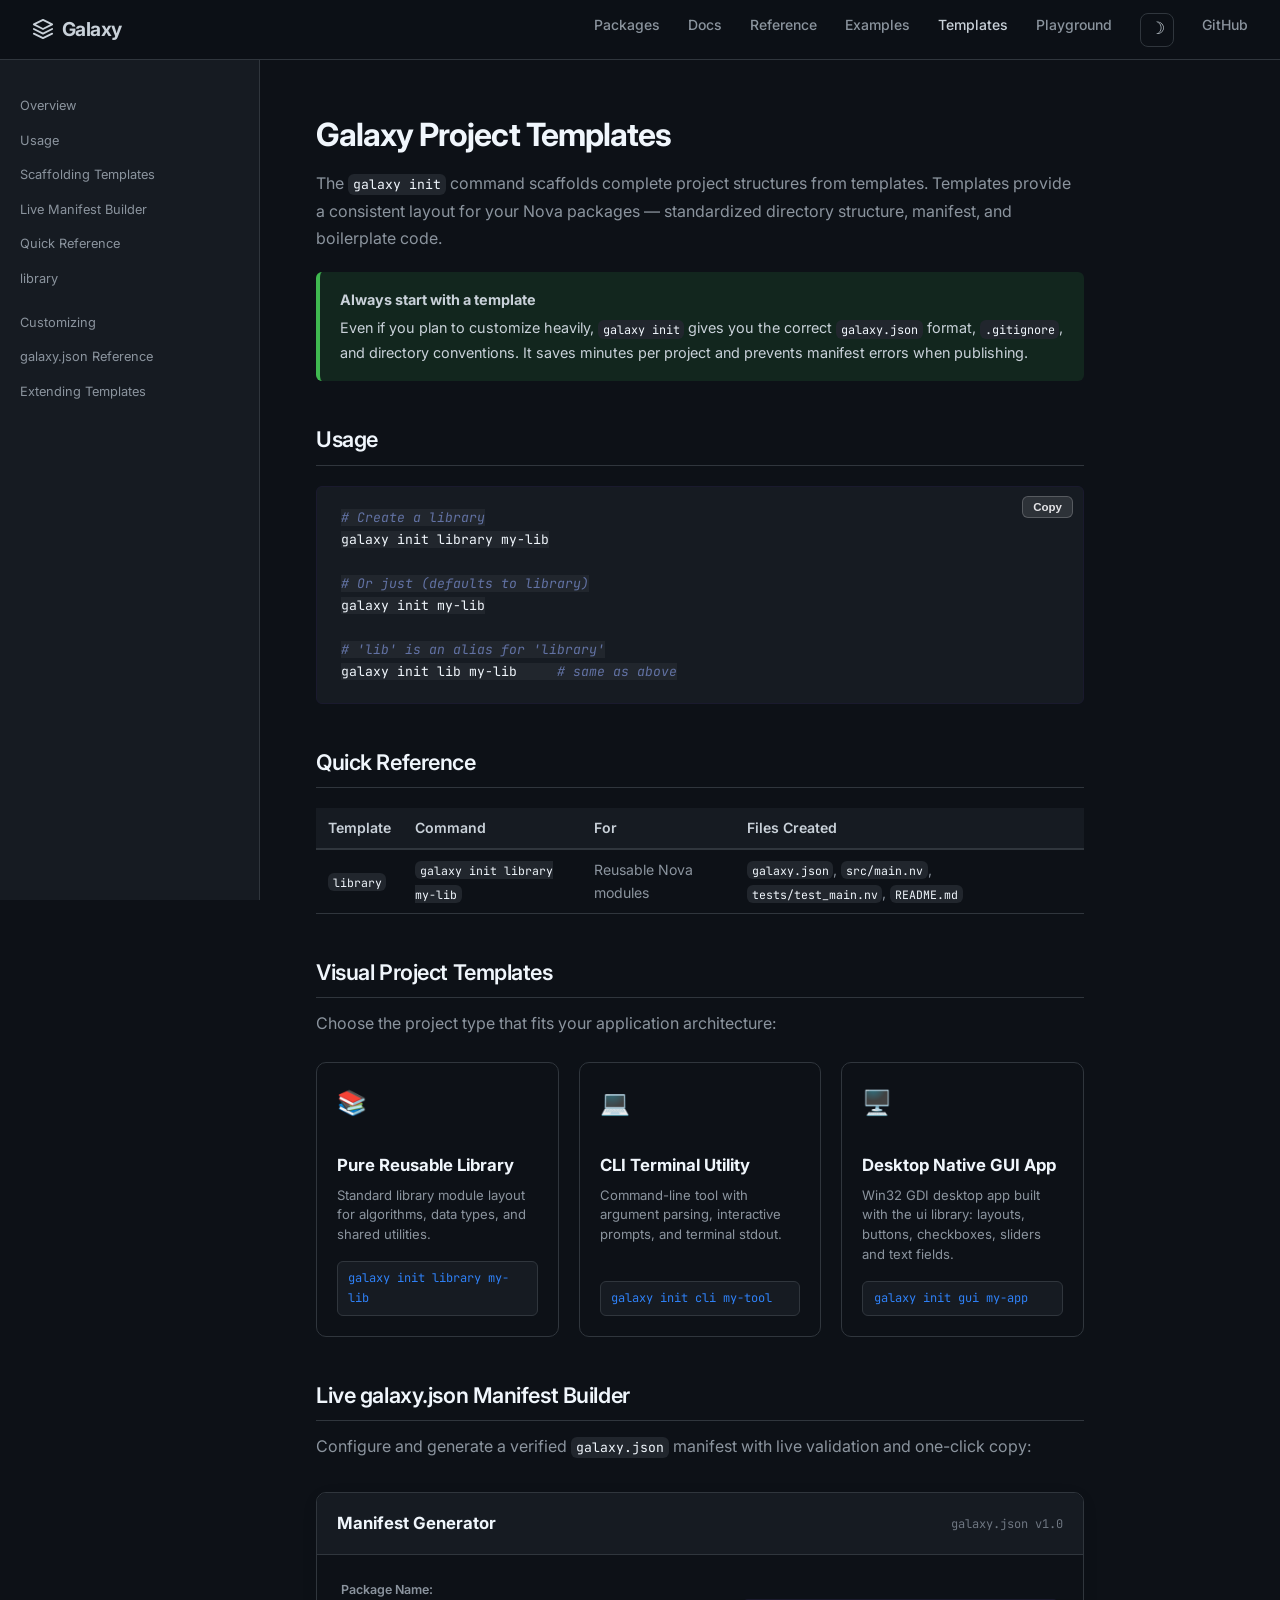
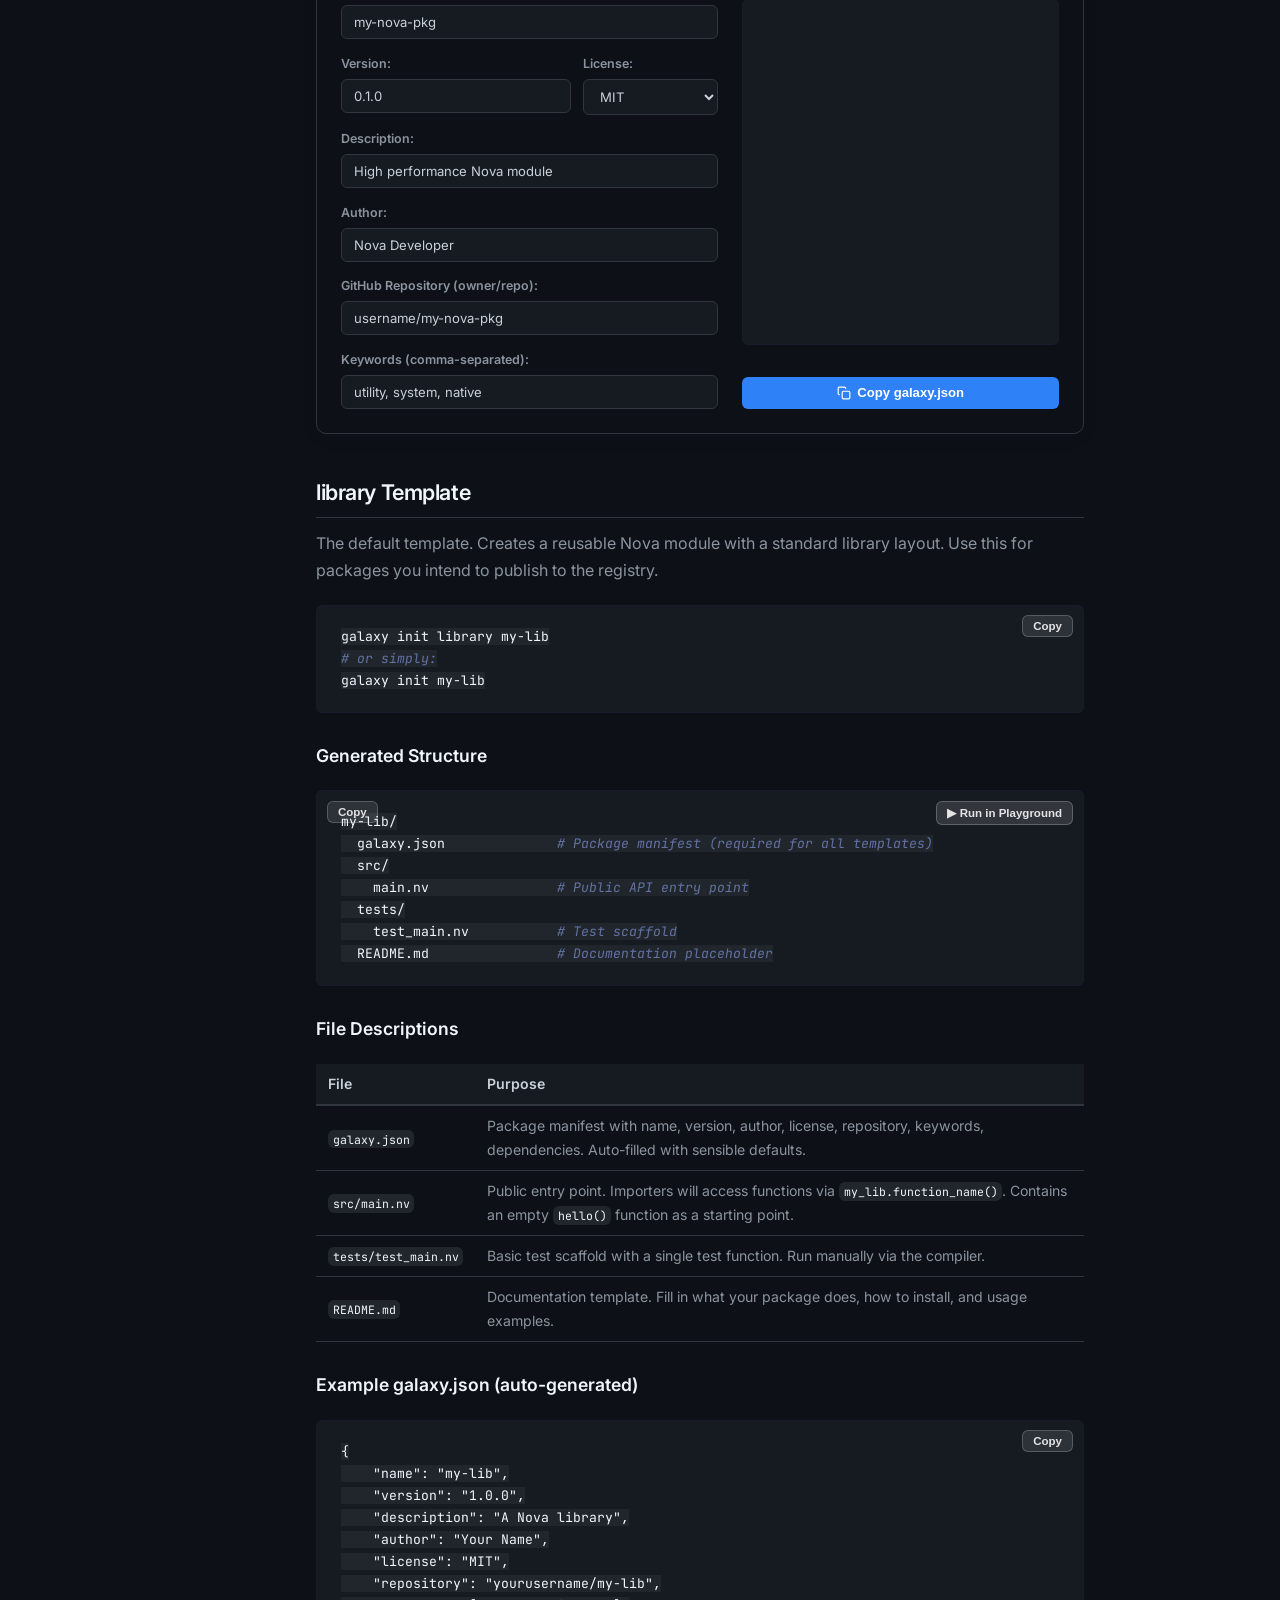
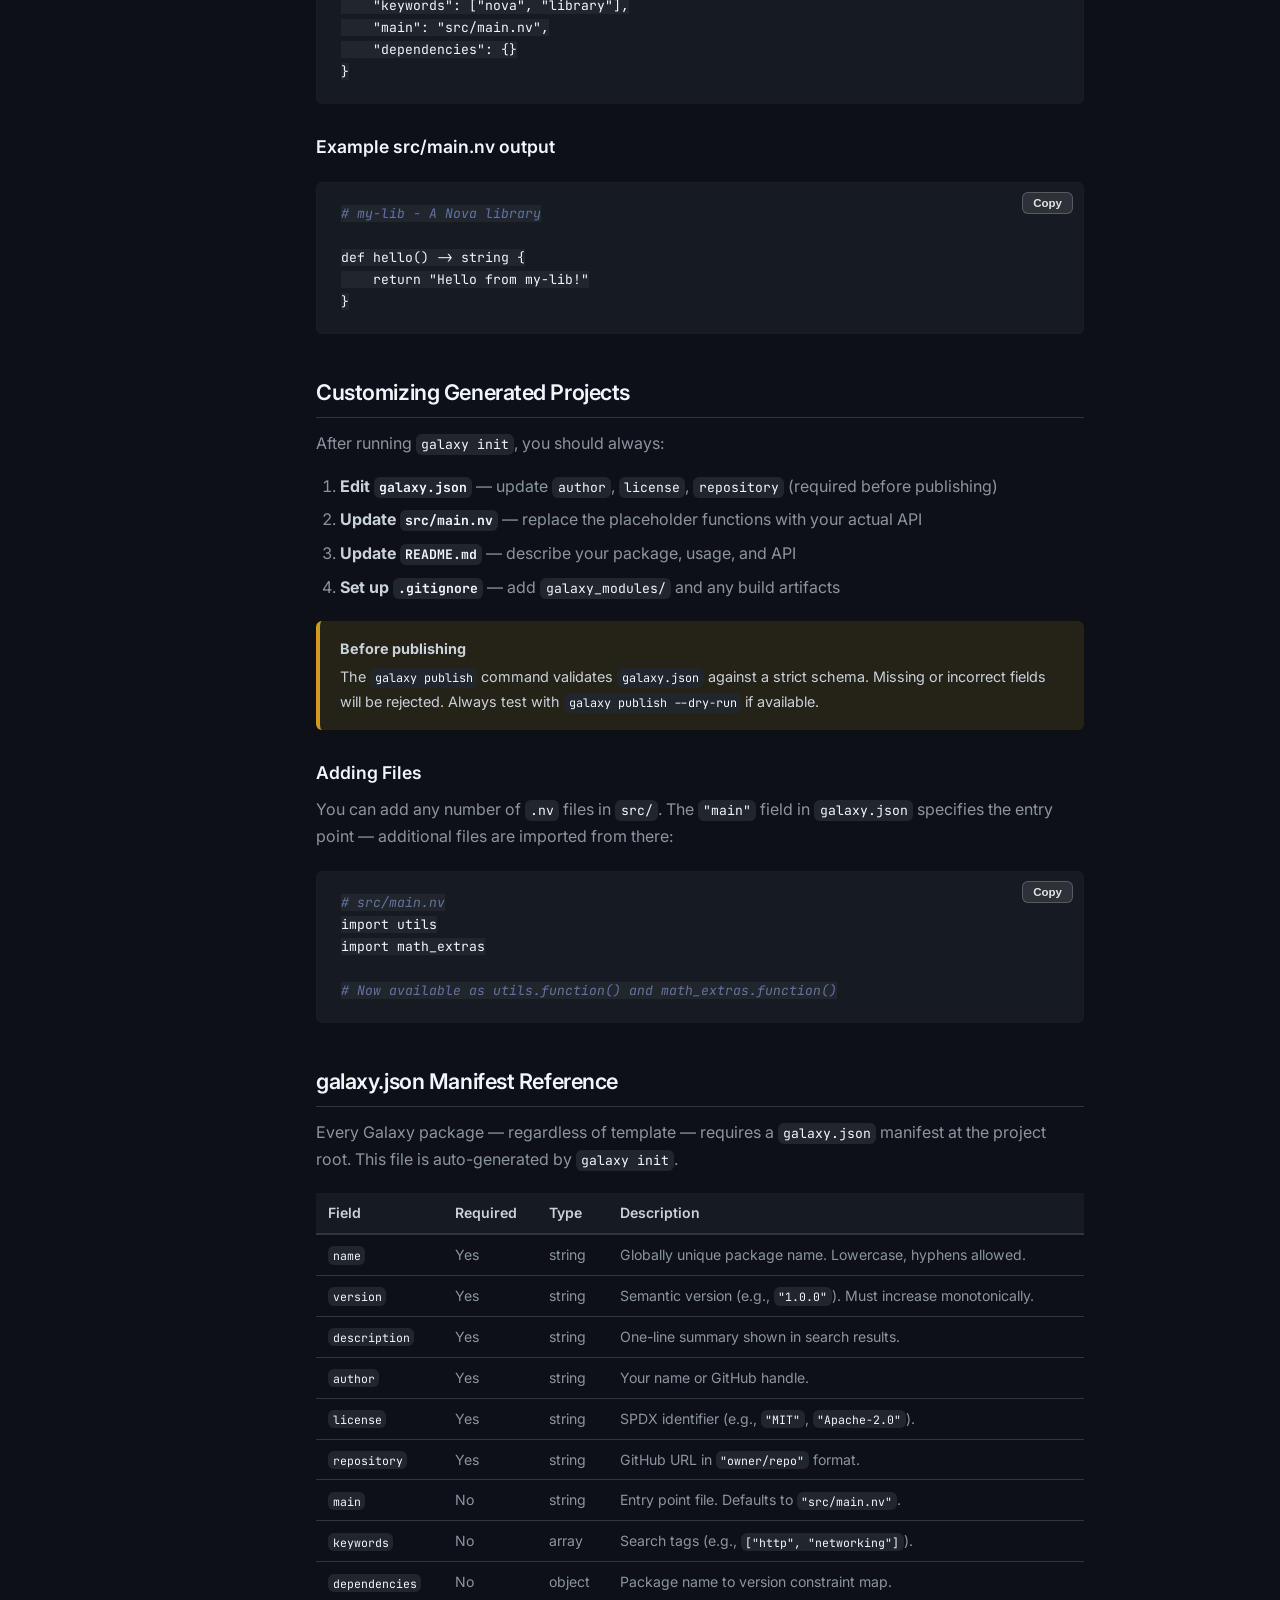
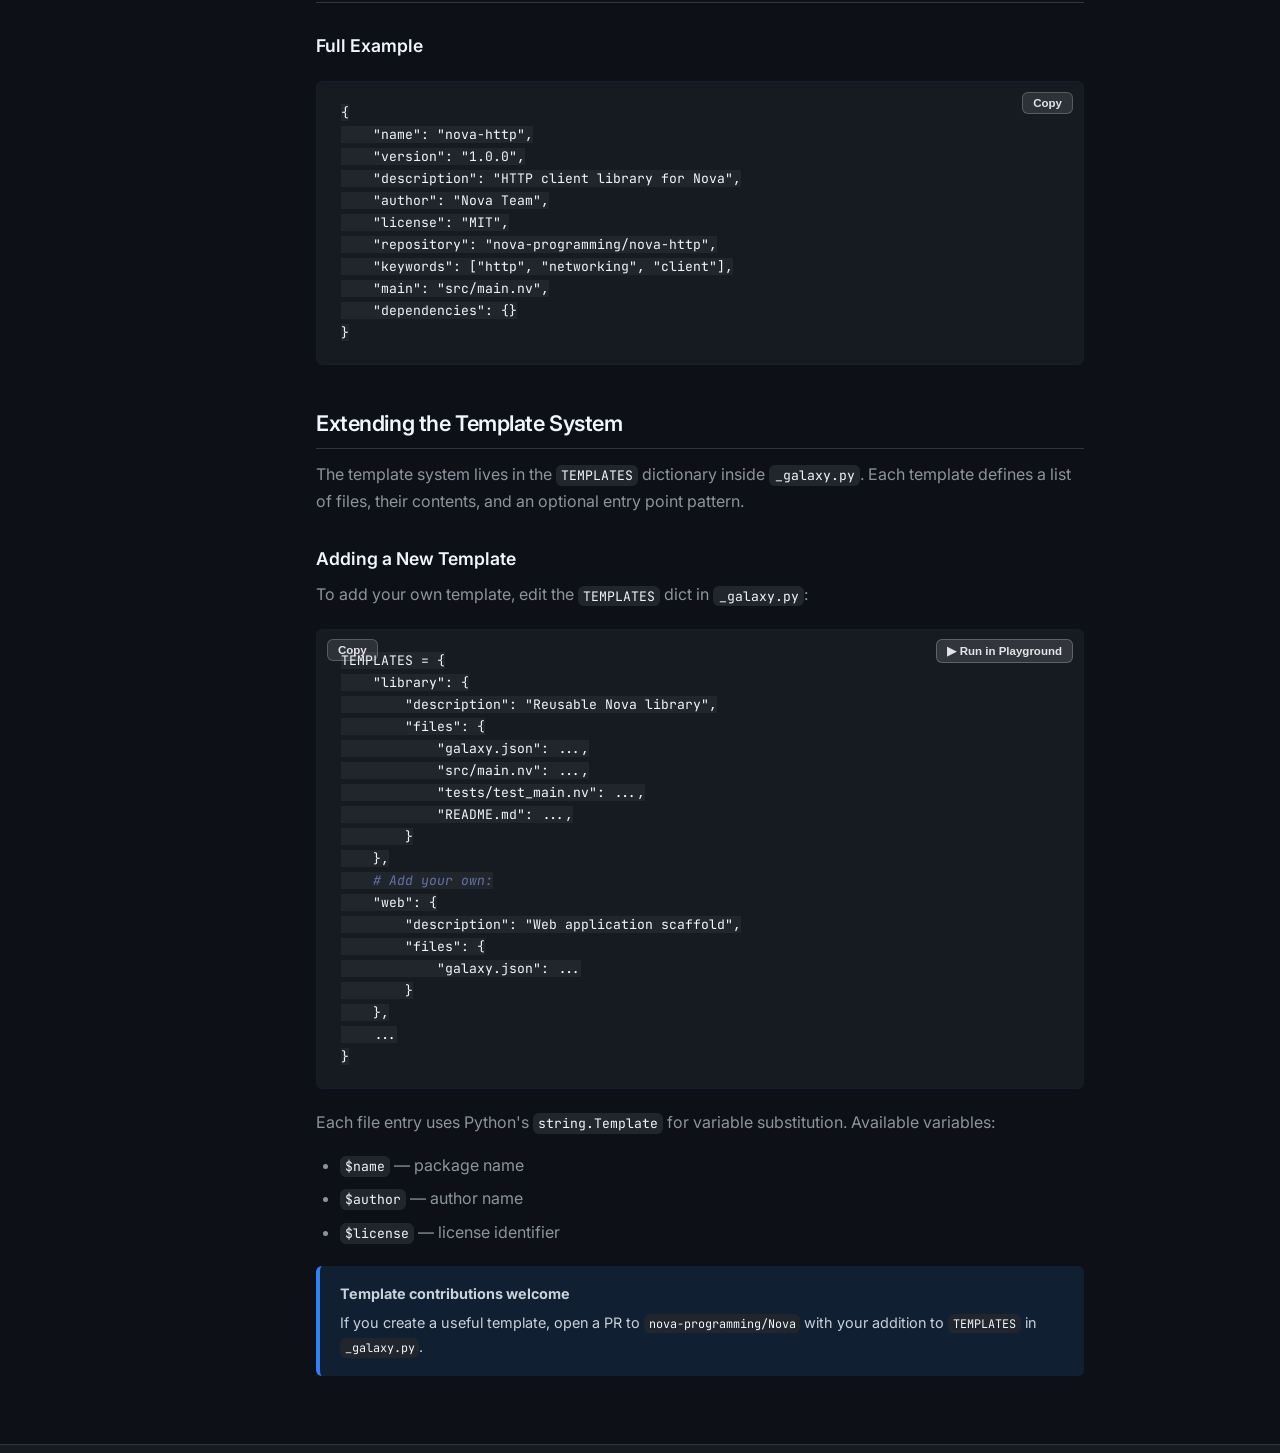
<file: templates.html>
<!DOCTYPE html>
<html lang="en">
<head>
    <meta charset="UTF-8">
    <meta name="viewport" content="width=device-width, initial-scale=1.0">
    <link rel="icon" type="image/svg+xml" href="favicon.svg">
    <title>Galaxy Templates — Scaffolding Reference</title>
    <meta name="description" content="Starter templates for Nova projects — CLI tools, libraries, and native GUI apps — scaffolded instantly with the Galaxy CLI.">
    <link rel="canonical" href="https://galaxy-registry.vercel.app/templates.html">
    <meta property="og:type" content="website">
    <meta property="og:site_name" content="Galaxy">
    <meta property="og:title" content="Galaxy Templates — Scaffolding Reference">
    <meta property="og:description" content="Starter templates for Nova projects — CLI tools, libraries, and native GUI apps — scaffolded instantly with the Galaxy CLI.">
    <meta property="og:url" content="https://galaxy-registry.vercel.app/templates.html">
    <meta property="og:image" content="https://galaxy-registry.vercel.app/og-image.jpg">
    <meta name="twitter:card" content="summary_large_image">
    <meta name="twitter:title" content="Galaxy Templates — Scaffolding Reference">
    <meta name="twitter:description" content="Starter templates for Nova projects, scaffolded instantly with the Galaxy CLI.">
    <meta name="twitter:image" content="https://galaxy-registry.vercel.app/og-image.jpg">
    <link rel="preconnect" href="https://fonts.googleapis.com">
    <link rel="preconnect" href="https://fonts.gstatic.com" crossorigin>
    <link href="https://fonts.googleapis.com/css2?family=Inter:wght@400;500;600;700;800&family=JetBrains+Mono:wght@400;500;700&display=swap" rel="stylesheet">
    <!-- Shared Theme Engine -->
    <link rel="stylesheet" href="theme.css">
    <script src="theme.js"></script>
    <style>
        :root {
            --bg: #ffffff; --text: #0a0a0f; --text-secondary: #555; --text-tertiary: #888;
            --border: #e8e8ea; --accent: #0070f3;
            --accent-gradient: linear-gradient(135deg, #0070f3, #7928ca);
            --code-bg: #0a0a0f; --code-text: #e4e4e7;
            --nav-bg: rgba(255,255,255,0.85); --sidebar-bg: #f7f7f8;
            --callout-info-bg: #eef4ff; --callout-info-border: #0070f3;
            --callout-tip-bg: #ecfdf5; --callout-tip-border: #10b981;
            --callout-warn-bg: #fffbeb; --callout-warn-border: #f59e0b;
            --keyword: #ff79c6; --string: #50fa7b; --cmt: #6272a4;
        }
        * { margin: 0; padding: 0; box-sizing: border-box; }
        html { scroll-behavior: smooth; }
        body {
            font-family: 'Inter', -apple-system, sans-serif;
            background: var(--bg); color: var(--text);
            line-height: 1.7; -webkit-font-smoothing: antialiased;
        }
        nav.top-nav {
            position: sticky; top: 0; z-index: 100;
            background: var(--nav-bg); backdrop-filter: blur(14px);
            border-bottom: 1px solid var(--border);
            display: flex; justify-content: space-between; align-items: center;
            padding: 0 2rem; height: 60px;
        }
        .nav-brand {
            font-weight: 700; font-size: 1.2rem; letter-spacing: -0.03em;
            display: flex; align-items: center; gap: 0.5rem;
            text-decoration: none; color: inherit;
        }
        .nav-brand svg { width: 22px; height: 22px; }
        .nav-links { display: flex; gap: 1.75rem; }
        .nav-links a {
            color: var(--text-secondary); text-decoration: none;
            font-size: 0.875rem; font-weight: 500; transition: color .2s;
        }
        .nav-links a:hover, .nav-links a.active { color: var(--text); }
        .doc-layout {
            display: grid; grid-template-columns: 260px 1fr;
            min-height: calc(100vh - 60px);
        }
        @media (max-width:860px) { .doc-layout { grid-template-columns: 1fr; } }
        .doc-sidebar {
            position: sticky; top: 60px; align-self: start;
            border-right: 1px solid var(--border);
            padding: 2rem 1.25rem;
            height: calc(100vh - 60px); overflow-y: auto;
            background: var(--sidebar-bg);
        }
        .doc-sidebar h4 {
            font-size: 0.7rem; text-transform: uppercase; letter-spacing: .08em;
            color: var(--text-tertiary); margin-bottom: 1rem;
        }
        .doc-sidebar ul { list-style: none; }
        .doc-sidebar li { margin-bottom: 0.4rem; }
        .doc-sidebar a {
            color: var(--text-secondary); text-decoration: none;
            font-size: 0.8rem; transition: color .15s;
            display: block; padding: 0.2rem 0;
        }
        .doc-sidebar a:hover, .doc-sidebar a.active { color: var(--accent); font-weight: 500; }
        .doc-sidebar .section-gap { margin-top: 1rem; }
        @media (max-width:860px) {
            .doc-sidebar { position: relative; top: 0; height: auto; border-right: none; border-bottom: 1px solid var(--border); padding: 1.25rem; }
        }
        .doc-content {
            padding: 3rem 3.5rem; max-width: 880px; min-width: 0;
        }
        @media (max-width:860px) { .doc-content { padding: 2rem 1.25rem; } }
        .doc-content h1 { font-size: 2rem; font-weight: 700; letter-spacing: -0.03em; margin-bottom: 0.5rem; }
        .doc-content h2 {
            font-size: 1.35rem; font-weight: 600; letter-spacing: -0.02em;
            margin-top: 2.5rem; margin-bottom: 0.75rem;
            border-bottom: 1px solid var(--border); padding-bottom: 0.4rem;
        }
        .doc-content h3 { font-size: 1.1rem; font-weight: 600; margin-top: 1.75rem; margin-bottom: 0.5rem; color: var(--text); }
        .doc-content h4 { font-size: 0.95rem; font-weight: 600; margin-top: 1.25rem; margin-bottom: 0.4rem; color: var(--text); }
        .doc-content p { margin-bottom: 1rem; color: var(--text-secondary); }
        .doc-content ul, .doc-content ol { margin-bottom: 1rem; padding-left: 1.5rem; }
        .doc-content li { margin-bottom: 0.4rem; color: var(--text-secondary); }
        .doc-content strong { color: var(--text); }
        .doc-content a { color: var(--accent); text-decoration: none; }
        .doc-content a:hover { text-decoration: underline; }
        .doc-content code {
            font-family: 'JetBrains Mono', monospace;
            font-size: 0.82em; background: #f0f0f2;
            padding: 0.15em 0.4em; border-radius: var(--radius-sm);
            color: #e03e8a;
        }
        .doc-content pre {
            background: var(--code-bg); color: var(--code-text);
            padding: 1.25rem 1.5rem; border-radius: var(--radius-sm);
            overflow-x: auto; margin: 1.25rem 0;
            font-size: 0.82rem; line-height: 1.6;
            border: 1px solid #1a1a2e;
        }
        .doc-content pre code { background: transparent; padding: 0; color: inherit; font-size: inherit; border-radius: 0; }
        .cmt { color: var(--cmt); font-style: italic; }
        .doc-table {
            width: 100%; border-collapse: collapse;
            margin: 1.25rem 0; font-size: 0.88rem;
        }
        .doc-table th {
            background: var(--sidebar-bg); text-align: left;
            padding: 0.5rem 0.75rem; font-weight: 600;
            border-bottom: 2px solid var(--border);
        }
        .doc-table td {
            padding: 0.5rem 0.75rem; border-bottom: 1px solid var(--border);
            color: var(--text-secondary);
        }
        .callout {
            padding: 1rem 1.25rem; border-radius: var(--radius-sm);
            margin: 1.25rem 0; border-left: 4px solid;
            font-size: 0.9rem;
        }
        .callout strong { display: block; margin-bottom: 0.25rem; }
        .callout-info { background: var(--callout-info-bg); border-color: var(--callout-info-border); }
        .callout-tip { background: var(--callout-tip-bg); border-color: var(--callout-tip-border); }
        .callout-warn { background: var(--callout-warn-bg); border-color: var(--callout-warn-border); }
        @keyframes fadeIn { from { opacity: 0; transform: translateY(8px); } to { opacity: 1; transform: translateY(0); } }
        .doc-content { animation: fadeIn .35s ease-out; }
        .tree-line { padding-left: 1.5rem; border-left: 1px dashed #333; margin: 0.5rem 0; }

        .template-cards-grid {
            display: grid; grid-template-columns: repeat(3, 1fr); gap: 1.25rem;
            margin: 1.5rem 0 2rem;
        }
        @media (max-width: 800px) { .template-cards-grid { grid-template-columns: 1fr; } }
        .tmpl-card {
            background: var(--bg); border: 1px solid var(--border);
            border-radius: var(--radius-md); padding: 1.25rem; transition: all 0.2s ease;
            display: flex; flex-direction: column; justify-content: space-between;
        }
        .tmpl-card:hover { border-color: var(--accent); transform: translateY(-2px); box-shadow: 0 4px 16px rgba(0,0,0,0.06); }
        .tmpl-card h3 { font-size: 1.05rem; font-weight: 700; color: var(--text); margin-bottom: 0.35rem; }
        .tmpl-card p { font-size: 0.82rem; color: var(--text-secondary); line-height: 1.5; margin-bottom: 1rem; }
        .tmpl-cmd {
            background: var(--sidebar-bg); border: 1px solid var(--border);
            border-radius: var(--radius-sm); padding: 0.4rem 0.65rem; font-family: 'JetBrains Mono', monospace;
            font-size: 0.75rem; color: var(--accent); user-select: all;
        }
        .builder-wrap {
            border: 1px solid var(--border); border-radius: var(--radius-md);
            background: var(--bg); margin: 2rem 0; overflow: hidden;
            box-shadow: 0 4px 20px rgba(0,0,0,0.04);
        }
        .builder-header {
            padding: 1rem 1.25rem; background: var(--sidebar-bg);
            border-bottom: 1px solid var(--border); display: flex;
            justify-content: space-between; align-items: center;
        }
        .builder-header h3 { font-size: 1.05rem; font-weight: 700; margin: 0; }
        .builder-body {
            display: grid; grid-template-columns: 1fr 1fr; gap: 1.5rem; padding: 1.5rem;
        }
        @media (max-width: 820px) { .builder-body { grid-template-columns: 1fr; } }
        .builder-form { display: flex; flex-direction: column; gap: 0.85rem; }
        .form-group { display: flex; flex-direction: column; gap: 0.3rem; }
        .form-group label { font-size: 0.78rem; font-weight: 600; color: var(--text-secondary); }
        .form-control {
            padding: 0.5rem 0.75rem; border-radius: var(--radius-sm); border: 1px solid var(--border);
            background: var(--sidebar-bg); color: var(--text); font-size: 0.82rem;
            outline: none; font-family: inherit; transition: border-color 0.2s;
        }
        .form-control:focus { border-color: var(--accent); }
        .builder-preview {
            display: flex; flex-direction: column; justify-content: space-between;
        }
        .preview-box {
            background: var(--code-bg); color: #e4e4e7; border-radius: var(--radius-sm);
            padding: 1rem; font-family: 'JetBrains Mono', monospace; font-size: 0.78rem;
            line-height: 1.5; height: 100%; min-height: 280px; overflow-x: auto; margin: 0;
        }
        .copy-manifest-btn {
            margin-top: 0.75rem; display: inline-flex; align-items: center; justify-content: center;
            gap: 0.4rem; padding: 0.55rem 1rem; border-radius: var(--radius-sm); background: var(--accent);
            color: #fff; border: none; font-weight: 600; font-size: 0.82rem; cursor: pointer;
            transition: all 0.2s ease;
        }
        .copy-manifest-btn:hover { background: var(--accent-hover); }
    </style>
</head>
<body>
    <nav class="top-nav">
        <a class="nav-brand" href="index.html" style="text-decoration:none;color:inherit;">
            <svg viewBox="0 0 24 24" fill="none" stroke="currentColor" stroke-width="2" stroke-linecap="round" stroke-linejoin="round">
                <polygon points="12 2 2 7 12 12 22 7 12 2"></polygon>
                <polyline points="2 17 12 22 22 17"></polyline>
                <polyline points="2 12 12 17 22 12"></polyline>
            </svg>
            Galaxy
        </a>
        <button class="nav-toggle" aria-label="Toggle navigation menu" aria-expanded="false" aria-controls="primary-nav" onclick="toggleMobileNav(this)">
            <svg viewBox="0 0 24 24" fill="none" stroke="currentColor" stroke-width="2" stroke-linecap="round" stroke-linejoin="round"><line x1="3" y1="6" x2="21" y2="6"></line><line x1="3" y1="12" x2="21" y2="12"></line><line x1="3" y1="18" x2="21" y2="18"></line></svg>
        </button>
        <div class="nav-links" id="primary-nav">
            <a href="index.html?view=view-libraries">Packages</a>
            <a href="documentation.html">Docs</a>
            <a href="reference.html">Reference</a>
            <a href="examples.html">Examples</a>
            <a href="templates.html" class="active">Templates</a>
            <a href="playground.html">Playground</a>
            <button class="theme-toggle-btn" onclick="toggleTheme()" title="Toggle Dark/Light theme">&#9789;</button>
            <a href="https://github.com/lakshgoyal/nova" target="_blank" rel="noopener">GitHub</a>
        </div>
    </nav>

    <div class="doc-layout">
        <nav class="doc-sidebar" id="sidebar">
            <div class="doc-sidebar-head" role="button" tabindex="0" aria-expanded="false" aria-controls="sidebar-list" onclick="toggleDocSidebar(this)" onkeydown="if(event.key==='Enter'||event.key===' '){event.preventDefault();toggleDocSidebar(this);}">
                <h4 style="margin-bottom:0;">Template Reference</h4>
                <svg class="chevron" width="16" height="16" viewBox="0 0 24 24" fill="none" stroke="currentColor" stroke-width="2" stroke-linecap="round" stroke-linejoin="round"><polyline points="6 9 12 15 18 9"></polyline></svg>
            </div>
            <ul id="sidebar-list">
                <li><a href="#overview">Overview</a></li>
                <li><a href="#usage">Usage</a></li>
                <li><a href="#templates">Scaffolding Templates</a></li>
                <li><a href="#builder">Live Manifest Builder</a></li>
                <li><a href="#quick-ref">Quick Reference</a></li>
                <li><a href="#library">library</a></li>
                <li class="section-gap"><a href="#customizing">Customizing</a></li>
                <li><a href="#manifest">galaxy.json Reference</a></li>
                <li><a href="#extending">Extending Templates</a></li>
            </ul>
        </nav>

        <main class="doc-content">

            <h1 id="overview">Galaxy Project Templates</h1>
            <p>The <code>galaxy init</code> command scaffolds complete project structures from templates. Templates provide a consistent layout for your Nova packages — standardized directory structure, manifest, and boilerplate code.</p>

            <div class="callout callout-tip">
                <strong>Always start with a template</strong>
                Even if you plan to customize heavily, <code>galaxy init</code> gives you the correct <code>galaxy.json</code> format, <code>.gitignore</code>, and directory conventions. It saves minutes per project and prevents manifest errors when publishing.
            </div>

            <h2 id="usage">Usage</h2>
            <pre><code><span class="cmt"># Create a library</span>
galaxy init library my-lib

<span class="cmt"># Or just (defaults to library)</span>
galaxy init my-lib

<span class="cmt"># 'lib' is an alias for 'library'</span>
galaxy init lib my-lib     <span class="cmt"># same as above</span></code></pre>

            <h2 id="quick-ref">Quick Reference</h2>
            <table class="doc-table">
                <tr><th>Template</th><th>Command</th><th>For</th><th>Files Created</th></tr>
                <tr>
                    <td><code>library</code></td>
                    <td><code>galaxy init library my-lib</code></td>
                    <td>Reusable Nova modules</td>
                    <td><code>galaxy.json</code>, <code>src/main.nv</code>, <code>tests/test_main.nv</code>, <code>README.md</code></td>
                </tr>
            </table>

            <!-- ===== LIBRARY ===== -->
            
            <!-- ===== VISUAL SCAFFOLDING CARDS ===== -->
            <h2 id="templates">Visual Project Templates</h2>
            <p>Choose the project type that fits your application architecture:</p>

            <div class="template-cards-grid">
                <div class="tmpl-card">
                    <div>
                        <div style="font-size:1.5rem;margin-bottom:0.5rem;">📚</div>
                        <h3>Pure Reusable Library</h3>
                        <p>Standard library module layout for algorithms, data types, and shared utilities.</p>
                    </div>
                    <div class="tmpl-cmd">galaxy init library my-lib</div>
                </div>

                <div class="tmpl-card">
                    <div>
                        <div style="font-size:1.5rem;margin-bottom:0.5rem;">💻</div>
                        <h3>CLI Terminal Utility</h3>
                        <p>Command-line tool with argument parsing, interactive prompts, and terminal stdout.</p>
                    </div>
                    <div class="tmpl-cmd">galaxy init cli my-tool</div>
                </div>

                <div class="tmpl-card">
                    <div>
                        <div style="font-size:1.5rem;margin-bottom:0.5rem;">🖥️</div>
                        <h3>Desktop Native GUI App</h3>
                        <p>Win32 GDI desktop app built with the ui library: layouts, buttons, checkboxes, sliders and text fields.</p>
                    </div>
                    <div class="tmpl-cmd">galaxy init gui my-app</div>
                </div>
            </div>

            <!-- ===== INTERACTIVE MANIFEST BUILDER ===== -->
            <h2 id="builder">Live galaxy.json Manifest Builder</h2>
            <p>Configure and generate a verified <code>galaxy.json</code> manifest with live validation and one-click copy:</p>

            <div class="builder-wrap">
                <div class="builder-header">
                    <h3>Manifest Generator</h3>
                    <span style="font-size:0.75rem;color:var(--text-tertiary);font-family:'JetBrains Mono',monospace;">galaxy.json v1.0</span>
                </div>
                <div class="builder-body">
                    <div class="builder-form">
                        <div class="form-group">
                            <label>Package Name:</label>
                            <input type="text" id="mf-name" class="form-control" value="my-nova-pkg" oninput="updateManifestPreview()">
                        </div>
                        <div style="display:grid;grid-template-columns:1fr 1fr;gap:0.75rem;">
                            <div class="form-group">
                                <label>Version:</label>
                                <input type="text" id="mf-version" class="form-control" value="0.1.0" oninput="updateManifestPreview()">
                            </div>
                            <div class="form-group">
                                <label>License:</label>
                                <select id="mf-license" class="form-control" onchange="updateManifestPreview()">
                                    <option value="MIT">MIT</option>
                                    <option value="Apache-2.0">Apache-2.0</option>
                                    <option value="BSD-3-Clause">BSD-3-Clause</option>
                                    <option value="ISC">ISC</option>
                                </select>
                            </div>
                        </div>
                        <div class="form-group">
                            <label>Description:</label>
                            <input type="text" id="mf-desc" class="form-control" value="High performance Nova module" oninput="updateManifestPreview()">
                        </div>
                        <div class="form-group">
                            <label>Author:</label>
                            <input type="text" id="mf-author" class="form-control" value="Nova Developer" oninput="updateManifestPreview()">
                        </div>
                        <div class="form-group">
                            <label>GitHub Repository (owner/repo):</label>
                            <input type="text" id="mf-repo" class="form-control" value="username/my-nova-pkg" oninput="updateManifestPreview()">
                        </div>
                        <div class="form-group">
                            <label>Keywords (comma-separated):</label>
                            <input type="text" id="mf-keywords" class="form-control" value="utility, system, native" oninput="updateManifestPreview()">
                        </div>
                    </div>

                    <div class="builder-preview">
                        <pre class="preview-box" id="manifest-preview-code"></pre>
                        <button class="copy-manifest-btn" onclick="copyManifestJSON(this)">
                            <svg width="14" height="14" viewBox="0 0 24 24" fill="none" stroke="currentColor" stroke-width="2"><rect x="9" y="9" width="13" height="13" rx="2" ry="2"></rect><path d="M5 15H4a2 2 0 0 1-2-2V4a2 2 0 0 1 2-2h9a2 2 0 0 1 2 2v1"></path></svg>
                            <span id="copy-mf-label">Copy galaxy.json</span>
                        </button>
                    </div>
                </div>
            </div>

            <h2 id="library">library Template</h2>
            <p>The default template. Creates a reusable Nova module with a standard library layout. Use this for packages you intend to publish to the registry.</p>

            <pre><code>galaxy init library my-lib
<span class="cmt"># or simply:</span>
galaxy init my-lib</code></pre>

            <h3>Generated Structure</h3>
            <pre><code>my-lib/
  galaxy.json              <span class="cmt"># Package manifest (required for all templates)</span>
  src/
    main.nv                <span class="cmt"># Public API entry point</span>
  tests/
    test_main.nv           <span class="cmt"># Test scaffold</span>
  README.md                <span class="cmt"># Documentation placeholder</span></code></pre>

            <h3>File Descriptions</h3>
            <table class="doc-table">
                <tr><th>File</th><th>Purpose</th></tr>
                <tr><td><code>galaxy.json</code></td><td>Package manifest with name, version, author, license, repository, keywords, dependencies. Auto-filled with sensible defaults.</td></tr>
                <tr><td><code>src/main.nv</code></td><td>Public entry point. Importers will access functions via <code>my_lib.function_name()</code>. Contains an empty <code>hello()</code> function as a starting point.</td></tr>
                <tr><td><code>tests/test_main.nv</code></td><td>Basic test scaffold with a single test function. Run manually via the compiler.</td></tr>
                <tr><td><code>README.md</code></td><td>Documentation template. Fill in what your package does, how to install, and usage examples.</td></tr>
            </table>

            <h3>Example galaxy.json (auto-generated)</h3>
            <pre><code>{
    "name": "my-lib",
    "version": "1.0.0",
    "description": "A Nova library",
    "author": "Your Name",
    "license": "MIT",
    "repository": "yourusername/my-lib",
    "keywords": ["nova", "library"],
    "main": "src/main.nv",
    "dependencies": {}
}</code></pre>

            <h3>Example src/main.nv output</h3>
            <pre><code><span class="cmt"># my-lib - A Nova library</span>

def hello() -&gt; string {
    return "Hello from my-lib!"
}</code></pre>



            <!-- ===== CUSTOMIZING ===== -->
            <h2 id="customizing">Customizing Generated Projects</h2>
            <p>After running <code>galaxy init</code>, you should always:</p>

            <ol>
                <li><strong>Edit <code>galaxy.json</code></strong> — update <code>author</code>, <code>license</code>, <code>repository</code> (required before publishing)</li>
                <li><strong>Update <code>src/main.nv</code></strong> — replace the placeholder functions with your actual API</li>
                <li><strong>Update <code>README.md</code></strong> — describe your package, usage, and API</li>
                <li><strong>Set up <code>.gitignore</code></strong> — add <code>galaxy_modules/</code> and any build artifacts</li>
            </ol>

            <div class="callout callout-warn">
                <strong>Before publishing</strong>
                The <code>galaxy publish</code> command validates <code>galaxy.json</code> against a strict schema. Missing or incorrect fields will be rejected. Always test with <code>galaxy publish --dry-run</code> if available.
            </div>

            <h3>Adding Files</h3>
            <p>You can add any number of <code>.nv</code> files in <code>src/</code>. The <code>"main"</code> field in <code>galaxy.json</code> specifies the entry point — additional files are imported from there:</p>
            <pre><code><span class="cmt"># src/main.nv</span>
import utils
import math_extras

<span class="cmt"># Now available as utils.function() and math_extras.function()</span></code></pre>

            <!-- ===== MANIFEST ===== -->
            <h2 id="manifest">galaxy.json Manifest Reference</h2>
            <p>Every Galaxy package — regardless of template — requires a <code>galaxy.json</code> manifest at the project root. This file is auto-generated by <code>galaxy init</code>.</p>

            <table class="doc-table">
                <tr><th>Field</th><th>Required</th><th>Type</th><th>Description</th></tr>
                <tr><td><code>name</code></td><td>Yes</td><td>string</td><td>Globally unique package name. Lowercase, hyphens allowed.</td></tr>
                <tr><td><code>version</code></td><td>Yes</td><td>string</td><td>Semantic version (e.g., <code>"1.0.0"</code>). Must increase monotonically.</td></tr>
                <tr><td><code>description</code></td><td>Yes</td><td>string</td><td>One-line summary shown in search results.</td></tr>
                <tr><td><code>author</code></td><td>Yes</td><td>string</td><td>Your name or GitHub handle.</td></tr>
                <tr><td><code>license</code></td><td>Yes</td><td>string</td><td>SPDX identifier (e.g., <code>"MIT"</code>, <code>"Apache-2.0"</code>).</td></tr>
                <tr><td><code>repository</code></td><td>Yes</td><td>string</td><td>GitHub URL in <code>"owner/repo"</code> format.</td></tr>
                <tr><td><code>main</code></td><td>No</td><td>string</td><td>Entry point file. Defaults to <code>"src/main.nv"</code>.</td></tr>
                <tr><td><code>keywords</code></td><td>No</td><td>array</td><td>Search tags (e.g., <code>["http", "networking"]</code>).</td></tr>
                <tr><td><code>dependencies</code></td><td>No</td><td>object</td><td>Package name to version constraint map.</td></tr>
            </table>

            <h3>Full Example</h3>
            <pre><code>{
    "name": "nova-http",
    "version": "1.0.0",
    "description": "HTTP client library for Nova",
    "author": "Nova Team",
    "license": "MIT",
    "repository": "nova-programming/nova-http",
    "keywords": ["http", "networking", "client"],
    "main": "src/main.nv",
    "dependencies": {}
}</code></pre>

            <!-- ===== EXTENDING ===== -->
            <h2 id="extending">Extending the Template System</h2>
            <p>The template system lives in the <code>TEMPLATES</code> dictionary inside <code>_galaxy.py</code>. Each template defines a list of files, their contents, and an optional entry point pattern.</p>

            <h3>Adding a New Template</h3>
            <p>To add your own template, edit the <code>TEMPLATES</code> dict in <code>_galaxy.py</code>:</p>
            <pre><code>TEMPLATES = {
    "library": {
        "description": "Reusable Nova library",
        "files": {
            "galaxy.json": ...,
            "src/main.nv": ...,
            "tests/test_main.nv": ...,
            "README.md": ...,
        }
    },
    <span class="cmt"># Add your own:</span>
    "web": {
        "description": "Web application scaffold",
        "files": {
            "galaxy.json": ...
        }
    },
    ...
}</code></pre>

            <p>Each file entry uses Python's <code>string.Template</code> for variable substitution. Available variables:</p>
            <ul>
                <li><code>$name</code> — package name</li>
                <li><code>$author</code> — author name</li>
                <li><code>$license</code> — license identifier</li>
            </ul>

            <div class="callout callout-info">
                <strong>Template contributions welcome</strong>
                If you create a useful template, open a PR to <code>nova-programming/Nova</code> with your addition to <code>TEMPLATES</code> in <code>_galaxy.py</code>.
            </div>

        </main>
    </div>

    <footer style="border-top:1px solid var(--border);padding:1.75rem 2rem;background:var(--sidebar-bg);">
        <div style="max-width:1040px;margin:0 auto;display:flex;justify-content:space-between;align-items:center;font-size:0.8rem;color:var(--text-tertiary);">
            <span>&copy; 2026 Nova Programming Language</span>
            <div style="display:flex;gap:1.5rem;">
                <a href="https://github.com/nova-programming" target="_blank" style="color:var(--text-tertiary);text-decoration:none;">GitHub</a>
                <a href="documentation.html" style="color:var(--text-tertiary);text-decoration:none;">Docs</a>
                <a href="reference.html" style="color:var(--text-tertiary);text-decoration:none;">Reference</a>
                <a href="examples.html" style="color:var(--text-tertiary);text-decoration:none;">Examples</a>
                <a href="templates.html" style="color:var(--text-tertiary);text-decoration:none;">Templates</a>
                <a href="playground.html" style="color:var(--text-tertiary);text-decoration:none;">Playground</a>
            </div>
        </div>
    </footer>
</body>
</html>
</file>
<file: theme.css>
/* Universal Theme System for Galaxy Registry Ecosystem */
:root {
    --bg: #ffffff;
    --text: #0a0a0f;
    --text-secondary: #475569;
    --text-tertiary: #64748b;
    --border: #e2e8f0;
    --border-subtle: #f1f5f9;
    --accent: #0070f3;
    --accent-hover: #005bb5;
    --accent-gradient: linear-gradient(135deg, #0070f3, #7928ca);
    --code-bg: #0b0f17;
    --code-text: #e4e4e7;
    --nav-bg: rgba(255, 255, 255, 0.88);
    --sidebar-bg: #f8fafc;
    --card-bg: #ffffff;
    --card-border: #e2e8f0;
    --input-bg: #ffffff;
    --btn-primary-bg: #0f172a;
    --btn-primary-text: #ffffff;
    --btn-secondary-bg: #ffffff;
    --btn-secondary-text: #0f172a;
    --btn-secondary-border: #cbd5e1;
    --core: #7928ca;
    --verified: #10b981;
    --community: #64748b;
    --core-bg: #f3e8ff;
    --verified-bg: #ecfdf5;
    --community-bg: #f1f5f9;
    --flag: #ef4444;
    --upvote: #10b981;
    --callout-info-bg: #eef4ff;
    --callout-info-border: #0070f3;
    --callout-tip-bg: #ecfdf5;
    --callout-tip-border: #10b981;
    --callout-warn-bg: #fffbeb;
    --callout-warn-border: #f59e0b;

    /* -- Typography scale -- */
    --font-sans: 'Inter', -apple-system, BlinkMacSystemFont, sans-serif;
    --font-mono: 'JetBrains Mono', 'Courier New', monospace;
    --text-xs: 0.75rem;
    --text-sm: 0.85rem;
    --text-base: 1rem;
    --text-lg: 1.1rem;
    --text-xl: 1.35rem;
    --text-2xl: 2rem;
    --text-3xl: 3rem;
    --weight-normal: 400;
    --weight-medium: 500;
    --weight-semibold: 600;
    --weight-bold: 700;
    --weight-black: 800;
    --leading-tight: 1.25;
    --leading-normal: 1.6;
    --leading-relaxed: 1.7;

    /* -- Spacing scale -- */
    --space-1: 0.25rem;
    --space-2: 0.5rem;
    --space-3: 0.75rem;
    --space-4: 1rem;
    --space-5: 1.25rem;
    --space-6: 1.5rem;
    --space-8: 2rem;
    --space-10: 2.5rem;
    --space-12: 3rem;

    /* -- Border radius scale -- */
    --radius-sm: 6px;
    --radius-md: 10px;
    --radius-lg: 16px;
    --radius-full: 999px;

    /* -- Shadows -- */
    --shadow-sm: 0 1px 2px rgba(0,0,0,0.06);
    --shadow-md: 0 4px 12px -2px rgba(0,0,0,0.12);
    --shadow-lg: 0 12px 24px -8px rgba(0,0,0,0.25);

    /* -- Content widths -- */
    --content-width-prose: 760px;
    --content-width-doc: 880px;
    --content-width-wide: 1040px;

    /* -- Breakpoints (documented for reference; media queries can't read
       custom properties, so these values must be hand-kept in sync with
       any @media rule below) -- */
    --breakpoint-mobile: 430px;
    --breakpoint-tablet: 768px;
    --breakpoint-doc-collapse: 860px;

    /* -- Transitions -- */
    --transition-fast: 0.15s ease;
    --transition-base: 0.2s ease;

    /* -- Z-index layers -- */
    --z-nav: 100;
    --z-mobile-nav: 500;
    --z-modal: 1000;
}

body[data-theme="dark"], html[data-theme="dark"] body {
    --bg: #0d1117;
    --text: #c9d1d9;
    --text-secondary: #8b949e;
    --text-tertiary: #6e7681;
    --border: #30363d;
    --border-subtle: #21262d;
    --accent: #2f81f7;
    --accent-hover: #1f6feb;
    --accent-gradient: linear-gradient(135deg, #2f81f7, #a371f7);
    --code-bg: #161b22;
    --code-text: #e4e4e7;
    --nav-bg: rgba(13, 17, 23, 0.9);
    --sidebar-bg: #161b22;
    --card-bg: #161b22;
    --card-border: #30363d;
    --input-bg: #161b22;
    --btn-primary-bg: #238636;
    --btn-primary-text: #ffffff;
    --btn-secondary-bg: #21262d;
    --btn-secondary-text: #c9d1d9;
    --btn-secondary-border: #30363d;
    --core: #a371f7;
    --verified: #3fb950;
    --community: #8b949e;
    --core-bg: rgba(163, 113, 247, 0.15);
    --verified-bg: rgba(63, 185, 80, 0.15);
    --community-bg: rgba(139, 148, 158, 0.15);
    --flag: #ff7b72;
    --upvote: #3fb950;
    --callout-info-bg: rgba(47, 129, 247, 0.12);
    --callout-info-border: #2f81f7;
    --callout-tip-bg: rgba(63, 185, 80, 0.12);
    --callout-tip-border: #3fb950;
    --callout-warn-bg: rgba(210, 153, 34, 0.12);
    --callout-warn-border: #d29922;
}

/* Theme toggle button styling */
.theme-toggle-btn {
    display: inline-flex;
    align-items: center;
    justify-content: center;
    width: 34px;
    height: 34px;
    border-radius: 8px;
    background: transparent;
    border: 1px solid var(--border);
    color: var(--text);
    font-size: 1.05rem;
    cursor: pointer;
    transition: all 0.2s ease;
    padding: 0;
    line-height: 1;
}
.theme-toggle-btn:hover {
    background: var(--btn-secondary-bg);
    border-color: var(--accent);
    color: var(--accent);
}

/* Cohesive dark adjustments */
body[data-theme="dark"] .hero-wrap {
    background: #161b22 !important;
    border-color: #30363d !important;
}
body[data-theme="dark"] .hero-title {
    color: #f0f6fc !important;
}
body[data-theme="dark"] .hero-badge {
    background: #21262d !important;
    border-color: #30363d !important;
    color: #c9d1d9 !important;
}
body[data-theme="dark"] .pillar-card {
    background: #161b22 !important;
    border-color: #30363d !important;
}
body[data-theme="dark"] .pillar-card h3 {
    color: #f0f6fc !important;
}
body[data-theme="dark"] .card {
    background: #161b22 !important;
    border-color: #30363d !important;
}
body[data-theme="dark"] .card h3 {
    color: #f0f6fc !important;
}
body[data-theme="dark"] .search-input {
    background: #161b22 !important;
    color: #f0f6fc !important;
    border-color: #30363d !important;
}
body[data-theme="dark"] .search-kbd-hint {
    background: #21262d !important;
    border-color: #30363d !important;
    color: #8b949e !important;
}
body[data-theme="dark"] .tier-tab {
    color: #8b949e !important;
}
body[data-theme="dark"] .tier-tab.active {
    background: #21262d !important;
    color: #f0f6fc !important;
}
body[data-theme="dark"] .version-table tr:hover td {
    background: #21262d !important;
}
body[data-theme="dark"] .version-table td {
    border-color: #30363d !important;
}
body[data-theme="dark"] .action-btn {
    background: #21262d !important;
    border-color: #30363d !important;
    color: #c9d1d9 !important;
}
body[data-theme="dark"] .action-btn:hover {
    border-color: #8b949e !important;
    color: #f0f6fc !important;
}
body[data-theme="dark"] .example-card {
    border-color: #30363d !important;
}
body[data-theme="dark"] .example-title {
    background: #21262d !important;
    border-color: #30363d !important;
    color: #f0f6fc !important;
}
body[data-theme="dark"] .doc-sidebar,
body[data-theme="dark"] .sidebar {
    background: #161b22 !important;
    border-color: #30363d !important;
}
body[data-theme="dark"] .doc-content h1,
body[data-theme="dark"] .doc-content h2,
body[data-theme="dark"] .doc-content h3,
body[data-theme="dark"] .content h1,
body[data-theme="dark"] .content h2,
body[data-theme="dark"] .content h3 {
    color: #f0f6fc !important;
}
body[data-theme="dark"] .prose code,
body[data-theme="dark"] code {
    background: #21262d !important;
    color: #f0f6fc !important;
}
body[data-theme="dark"] .btn-secondary {
    background: #21262d !important;
    border-color: #30363d !important;
    color: #f0f6fc !important;
}
body[data-theme="dark"] .btn-secondary:hover {
    background: #30363d !important;
}
body[data-theme="dark"] .sort-select {
    background: #161b22 !important;
    color: #f0f6fc !important;
    border-color: #30363d !important;
}

/* ===========================================================
   Reduced motion — applies to every animation/transition on the
   site regardless of which page's <style> block defined it.
   =========================================================== */
@media (prefers-reduced-motion: reduce) {
    *, *::before, *::after {
        animation-duration: 0.01ms !important;
        animation-iteration-count: 1 !important;
        transition-duration: 0.01ms !important;
        scroll-behavior: auto !important;
    }
}

/* ===========================================================
   Shared components — buttons, badges, tables, empty states.
   These are safe defaults: any page with its own same-named
   class keeps its own look (page CSS loads after theme.css),
   this just fills the gap on pages that define none.
   =========================================================== */
.btn-primary {
    display: inline-flex; align-items: center; gap: var(--space-2);
    background: var(--btn-primary-bg); color: var(--btn-primary-text);
    border: none; padding: 0.75rem 1.4rem; border-radius: var(--radius-sm);
    font-weight: var(--weight-semibold); font-size: var(--text-sm);
    text-decoration: none; cursor: pointer; transition: all var(--transition-base);
}
.btn-primary:hover { opacity: 0.9; transform: translateY(-1px); }
.btn-secondary {
    display: inline-flex; align-items: center; gap: var(--space-2);
    background: var(--btn-secondary-bg); color: var(--btn-secondary-text);
    border: 1px solid var(--btn-secondary-border); padding: 0.75rem 1.4rem;
    border-radius: var(--radius-sm); font-weight: var(--weight-semibold);
    font-size: var(--text-sm); text-decoration: none; cursor: pointer;
    transition: all var(--transition-base);
}
.btn-secondary:hover { border-color: var(--accent); color: var(--accent); }

.badge {
    display: inline-flex; align-items: center;
    padding: 0.2rem 0.55rem; border-radius: var(--radius-sm);
    font-size: var(--text-xs); font-weight: var(--weight-medium);
    background: var(--border-subtle); color: var(--text-secondary);
}

.empty-state {
    padding: var(--space-8) var(--space-4); text-align: center;
    color: var(--text-tertiary); font-size: var(--text-sm);
}

.data-table {
    width: 100%; border-collapse: collapse; font-size: var(--text-sm);
}
.data-table th {
    text-align: left; padding: var(--space-2) var(--space-3);
    font-weight: var(--weight-semibold); border-bottom: 2px solid var(--border);
    background: var(--sidebar-bg);
}
.data-table td {
    padding: var(--space-2) var(--space-3); border-bottom: 1px solid var(--border);
    color: var(--text-secondary);
}

.doc-run-btn {
    position: absolute; top: 0.6rem; right: 0.6rem;
    background: rgba(255, 255, 255, 0.12); border: 1px solid rgba(255, 255, 255, 0.22);
    color: #e4e4e7; font-size: 0.72rem; font-weight: 600;
    padding: 0.25rem 0.65rem; border-radius: var(--radius-sm); cursor: pointer;
    transition: all var(--transition-fast);
}
.doc-run-btn:hover { background: var(--accent); color: #fff; border-color: var(--accent); }

.breadcrumbs {
    display: flex; align-items: center; gap: var(--space-2);
    font-size: var(--text-xs); color: var(--text-tertiary); margin-bottom: var(--space-4);
}
.breadcrumbs a { color: var(--text-tertiary); text-decoration: none; }
.breadcrumbs a:hover { color: var(--accent); }
.breadcrumbs .sep { opacity: 0.5; }
.breadcrumbs .current { color: var(--text); font-weight: var(--weight-medium); }

/* ===========================================================
   Shared mobile navigation (hamburger menu) — all public pages
   =========================================================== */
html, body { overflow-x: hidden; }

.nav-toggle {
    display: none;
    align-items: center;
    justify-content: center;
    width: 38px;
    height: 38px;
    flex: 0 0 38px;
    border-radius: 8px;
    background: transparent;
    border: 1px solid var(--border);
    color: var(--text);
    cursor: pointer;
    padding: 0;
    margin-left: 0.5rem;
}
.nav-toggle svg { width: 20px; height: 20px; pointer-events: none; }
.nav-toggle:hover { border-color: var(--accent); color: var(--accent); }
.nav-toggle:focus-visible,
.nav-links a:focus-visible,
.nav-links button:focus-visible,
.doc-sidebar-head:focus-visible,
.doc-sidebar a:focus-visible {
    outline: 2px solid var(--accent);
    outline-offset: 2px;
}

@media (max-width: 860px) {
    .nav-toggle { display: inline-flex; }
    nav .nav-links {
        position: absolute;
        top: 100%;
        left: 0;
        right: 0;
        max-height: 75vh;
        background: var(--bg);
        flex-direction: column;
        align-items: flex-start;
        gap: 0.15rem;
        padding: 1rem 1.25rem 1.5rem;
        overflow-y: auto;
        -webkit-overflow-scrolling: touch;
        transform: translateY(-6px);
        opacity: 0;
        visibility: hidden;
        pointer-events: none;
        transition: opacity .15s ease, transform .15s ease, visibility 0s linear .15s;
        z-index: 500;
        border-top: 1px solid var(--border);
        box-shadow: 0 12px 24px -8px rgba(0,0,0,0.25);
    }
    nav .nav-links.mobile-open {
        opacity: 1;
        transform: translateY(0);
        visibility: visible;
        pointer-events: auto;
        transition: opacity .15s ease, transform .15s ease;
    }
    nav .nav-links a,
    nav .nav-links button:not(.theme-toggle-btn) {
        width: 100%;
        padding: 0.75rem 0.25rem;
        border-bottom: 1px solid var(--border-subtle);
        font-size: 0.95rem;
    }
    nav .nav-links .theme-toggle-btn { margin: 0.5rem 0; }
}
body.nav-open { overflow: hidden; }

/* ===========================================================
   Collapsible docs sidebar (mobile) — documentation/reference/
   examples/templates share this template.
   =========================================================== */
.doc-sidebar-head {
    display: none;
    align-items: center;
    justify-content: space-between;
    -webkit-tap-highlight-color: transparent;
}
.doc-sidebar-head .chevron { transition: transform .15s ease; flex: 0 0 auto; }
.doc-sidebar.expanded .doc-sidebar-head .chevron,
.sidebar.expanded .doc-sidebar-head .chevron { transform: rotate(180deg); }
@media (max-width: 860px) {
    .doc-sidebar-head {
        display: flex;
        cursor: pointer;
        padding: 0.4rem 0.1rem;
        margin-bottom: 0.25rem;
    }
    .doc-sidebar ul, .sidebar ul { display: none; }
    .doc-sidebar.expanded ul, .sidebar.expanded ul { display: block; margin-top: 0.5rem; }
}
</file>
